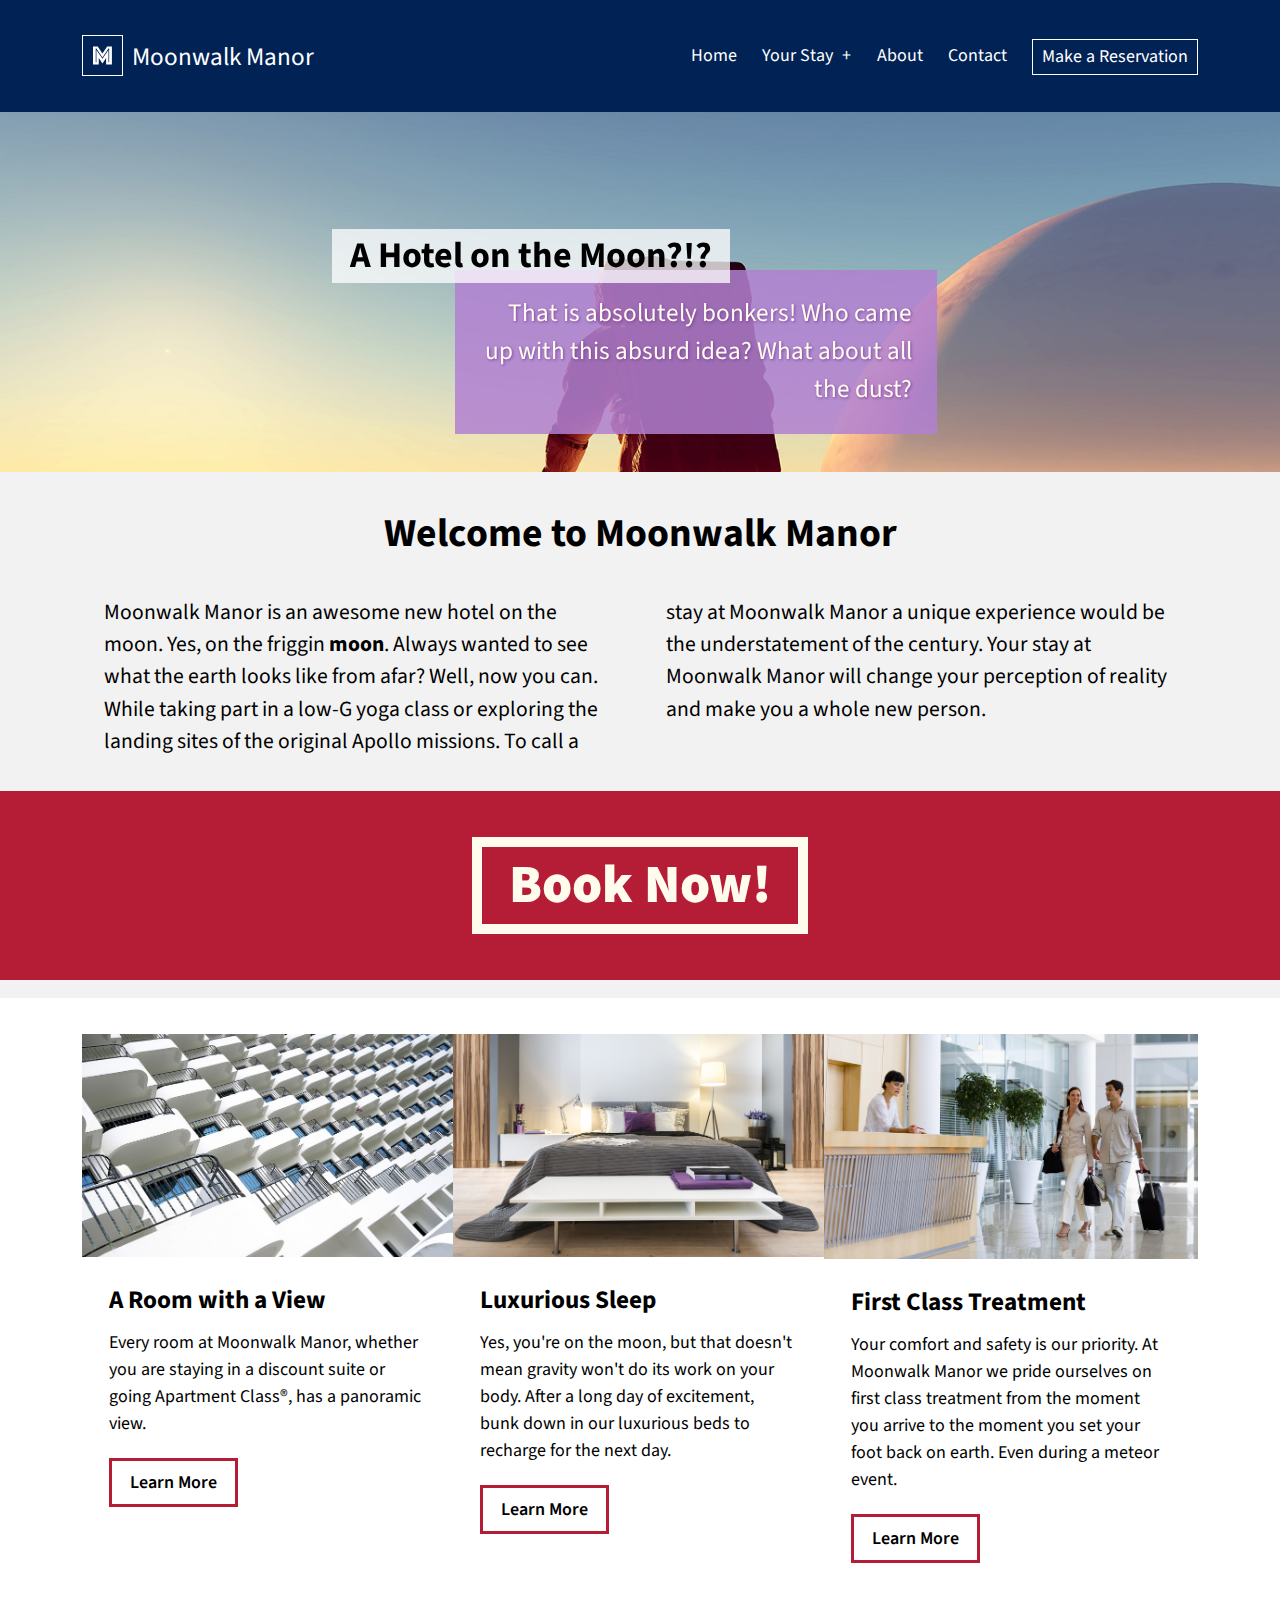
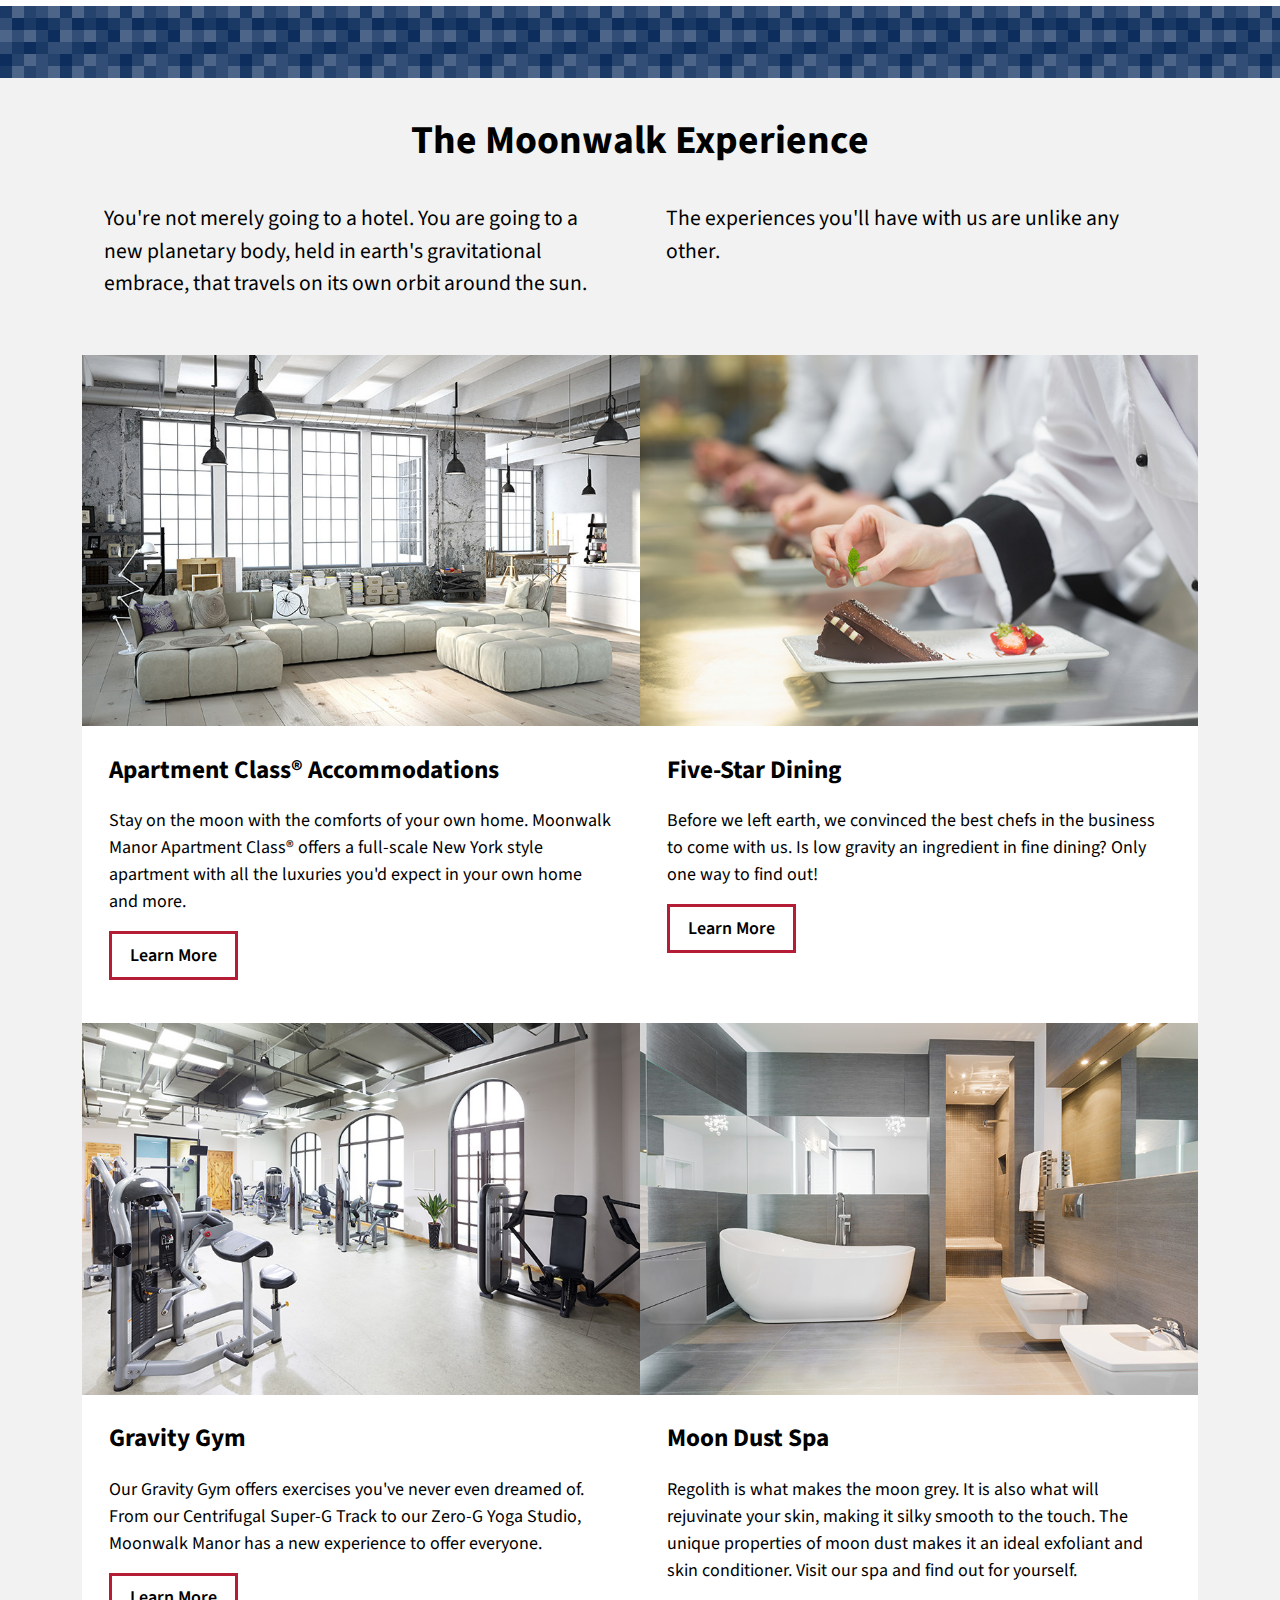
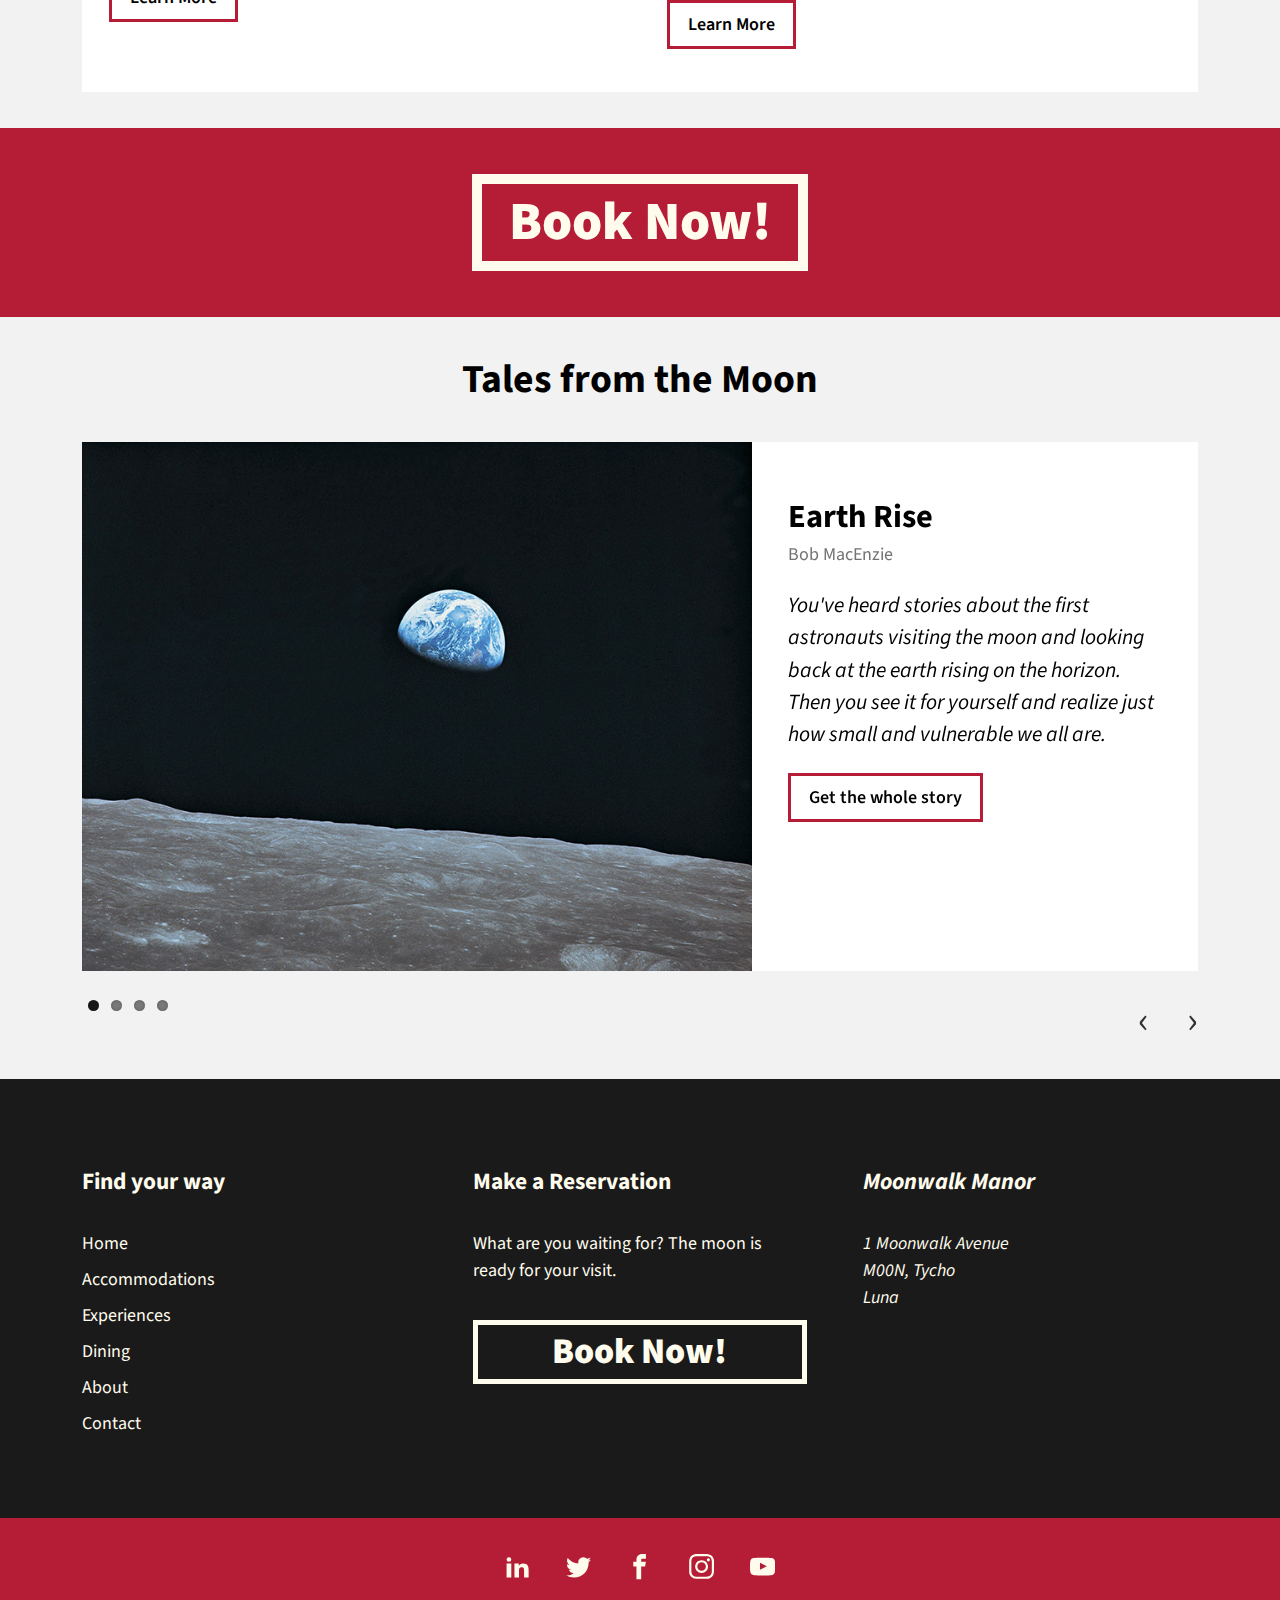
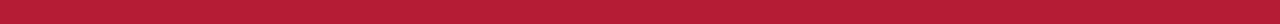
<file: 05-05 Access and Change Attributes/index.html>
<!DOCTYPE html>
<html lang="en-US">

<head>
    <meta charset="UTF-8">
    <meta name="viewport" content="width=device-width, initial-scale=1">
    <title>Moonwalk Manor - Your Haven in Space</title>
    <link rel="stylesheet" href="//fonts.googleapis.com/css?family=Source+Sans+Pro:400,400i,700,700i,900,900i" type="text/css" media="all">
    <link rel="stylesheet" href="style-main.css" type="text/css" media="all">

    <script src="JS/script.js" defer></script>
    <script src="JS/libs/flexibility.js"></script>
    <script>
        /*! grunt-grunticon Stylesheet Loader - v2.1.6 | https://github.com/filamentgroup/grunticon | (c) 2015 Scott Jehl, Filament Group, Inc. | MIT license. */
        !function(){function e(e,n,t){"use strict";var o=window.document.createElement("link"),r=n||window.document.getElementsByTagName("script")[0],a=window.document.styleSheets;return o.rel="stylesheet",o.href=e,o.media="only x",r.parentNode.insertBefore(o,r),o.onloadcssdefined=function(e){for(var n,t=0;t<a.length;t++)a[t].href&&a[t].href===o.href&&(n=!0);n?e():setTimeout(function(){o.onloadcssdefined(e)})},o.onloadcssdefined(function(){o.media=t||"all"}),o}function n(e,n){e.onload=function(){e.onload=null,n&&n.call(e)},"isApplicationInstalled"in navigator&&"onloadcssdefined"in e&&e.onloadcssdefined(n)}!function(t){var o=function(r,a){"use strict";if(r&&3===r.length){var i=t.navigator,c=t.document,s=t.Image,d=!(!c.createElementNS||!c.createElementNS("http://www.w3.org/2000/svg","svg").createSVGRect||!c.implementation.hasFeature("http://www.w3.org/TR/SVG11/feature#Image","1.1")||t.opera&&-1===i.userAgent.indexOf("Chrome")||-1!==i.userAgent.indexOf("Series40")),l=new s;l.onerror=function(){o.method="png",o.href=r[2],e(r[2])},l.onload=function(){var t=1===l.width&&1===l.height,i=r[t&&d?0:t?1:2];t&&d?o.method="svg":t?o.method="datapng":o.method="png",o.href=i,n(e(i),a)},l.src="[data-uri]",c.documentElement.className+=" grunticon"}};o.loadCSS=e,o.onloadCSS=n,t.grunticon=o}(this),function(e,n){"use strict";var t=n.document,o="grunticon:",r=function(e){if(t.attachEvent?"complete"===t.readyState:"loading"!==t.readyState)e();else{var n=!1;t.addEventListener("readystatechange",function(){n||(n=!0,e())},!1)}},a=function(e){return n.document.querySelector('link[href$="'+e+'"]')},i=function(e){var n,t,r,a,i,c,s={};if(n=e.sheet,!n)return s;t=n.cssRules?n.cssRules:n.rules;for(var d=0;d<t.length;d++)r=t[d].cssText,a=o+t[d].selectorText,i=r.split(");")[0].match(/US\-ASCII\,([^"']+)/),i&&i[1]&&(c=decodeURIComponent(i[1]),s[a]=c);return s},c=function(e){var n,r,a,i;a="data-grunticon-embed";for(var c in e){i=c.slice(o.length);try{n=t.querySelectorAll(i)}catch(s){continue}r=[];for(var d=0;d<n.length;d++)null!==n[d].getAttribute(a)&&r.push(n[d]);if(r.length)for(d=0;d<r.length;d++)r[d].innerHTML=e[c],r[d].style.backgroundImage="none",r[d].removeAttribute(a)}return r},s=function(n){"svg"===e.method&&r(function(){c(i(a(e.href))),"function"==typeof n&&n()})};e.embedIcons=c,e.getCSS=a,e.getIcons=i,e.ready=r,e.svgLoadedCallback=s,e.embedSVG=s}(grunticon,this)}();
        grunticon(["gfx/icons.data.svg.css", "gfx/icons.data.png.css", "gfx/icons.fallback.css"], grunticon.svgLoadedCallback);
    </script>
    <noscript><link href="gfx/icons.fallback.css" rel="stylesheet"></noscript>
</head>

<body>
    <a class="skip-link screen-reader-text" href="#content">Skip to content</a>

    <header class="masthead clear">
        <div class="site-header centered">
            <div class="site-branding">
                <h1 class="site-title"><a href="/"><span class="icon-mmlogo" data-grunticon-embed></span>Moonwalk Manor</a></h1>
            </div><!-- .site-title -->
            <nav id="multi-level-nav" class="menu multi-level-nav">
                <ul>
                    <li><a href="#">Home</a></li>
                    <li class="has-children">
                        <a href="#">Your Stay<button class="dropdown-toggle" aria-expanded="false"><span class="screen-reader-text">Expand child menu</span></button></a>
                        <ul class="sub-menu">
                            <li><a href="#">Experiences</a></li>
                            <li><a href="#">Dining</a></li>
                            <li><a href="#">Amenities</a></li>
                        </ul>
                    </li>
                    <li><a href="#">About</a></li>
                    <li><a href="#">Contact</a></li>
                    <li><a class="reserve" href="#">Make a Reservation</a></li>
                </ul>
            </nav><!-- #multi-level-nav .multi-level-nav -->
        </div><!-- .centered -->

    </header><!-- .masthead -->

    <div id="showcase" class="promo-area">
        <div class="front-slider flexslider">
            <ul class="slides">
                <li>
                    <img src="images/mainpromo/welcome01.jpg" />
                </li>
                <li>
                    <img src="images/mainpromo/welcome02.jpg" />
                </li>
                <li>
                    <img src="images/mainpromo/welcome03.jpg" />
                </li>
                <li>
                    <img src="images/mainpromo/welcome04.jpg" />
                </li>
            </ul>
        </div><!-- .flexslider -->
        <div class="promo-content">
            <div class="promo-text">
                <h2 class="promo-title">A Hotel on the Moon?!?</h2>
                <p class="promo-lede">That is absolutely bonkers! Who came up with this absurd idea? What about all the dust?</p>
            </div><!-- .promo-text -->
        </div><!-- .promo-content -->
    </div><!-- #showcase .promo-area -->

    <main class="main-area">

        <div class="top-pitch centered">
            <h2 class="main-title">Welcome to Moonwalk Manor</h2>
            <p class="teaser two-column">
                Moonwalk Manor is an awesome new hotel on the moon. Yes, on the friggin <strong>moon</strong>. Always wanted to see what the earth looks like from afar? Well, now you can. While taking part in a low-G yoga class or exploring the landing sites of the original Apollo missions. To call a stay at Moonwalk Manor a unique experience would be the understatement of the century. Your stay at Moonwalk Manor will change your perception of reality and make you a whole new person.
            </p>
        </div><!-- .pitch centered -->
        <div class="cta">
            <a href="#">Book Now!</a>
        </div><!-- .cta -->

        <section class="main-pitch">
            <div class="three-reasons centered">
                <figure class="reason">
                    <a href="">
                        <img src="images/mainpromo/welcome02.jpg" />
                    </a>
                    <figcaption>
                        <h3 class="content-title">A Room with a View</h3>
                        <p>Every room at Moonwalk Manor, whether you are staying in a discount suite or going Apartment Class&reg;, has a panoramic view.</p>
                        <a class="content-button" href="#">Learn More<span class="screen-reader-text"> about the views.</span></a>
                    </figcaption>
                </figure><!-- .reason -->
                <figure class="reason">
                    <a href="">
                        <img src="images/mainpromo/welcome03.jpg" />
                    </a>
                    <figcaption>
                        <h3 class="content-title">Luxurious Sleep</h3>
                        <p>Yes, you're on the moon, but that doesn't mean gravity won't do its work on your body. After a long day of excitement, bunk down in our luxurious beds to recharge for the next day.</p>
                        <a class="content-button" href="#">Learn More<span class="screen-reader-text"> about our amazing beds.</span></a>
                    </figcaption>
                </figure><!-- .reason -->
                <figure class="reason">
                    <a href="">
                        <img src="images/mainpromo/welcome04.jpg" />
                    </a>
                    <figcaption>
                        <h3 class="content-title">First Class Treatment</h3>
                        <p>Your comfort and safety is our priority. At Moonwalk Manor we pride ourselves on first class treatment from the moment you arrive to the moment you set your foot back on earth. Even during a meteor event.</p>
                        <a class="content-button" href="#">Learn More<span class="screen-reader-text"> about meteor shelters and our liability waiver.</span></a>
                    </figcaption>
                </figure><!-- .reason -->
            </div><!-- .three-reasons centered -->
        </section><!-- .main-pitch -->

        <section class="pitch">
            <div class="centered">
                <h2 class="main-title">The Moonwalk Experience</h2>
                <p class="teaser two-column">
                    You're not merely going to a hotel. You are going to a new planetary body, held in earth's gravitational embrace, that travels on its own orbit around the sun. The experiences you'll have with us are unlike any other.
                </p>
            </div><!-- .centered -->
        </section><!-- .pitch centered -->

        <section class="features centered">
            <figure class="feature">
                <a href="#">
                    <img src="images/experience/apartmentclass.jpg" />
                </a>
                <figcaption>
                    <h3 class="content-title">Apartment Class&reg; Accommodations</h3>
                    <p>Stay on the moon with the comforts of your own home. Moonwalk Manor Apartment Class&reg; offers a full-scale New York style apartment with all the luxuries you'd expect in your own home and more.</p>
                    <a class="content-button" href="#">Learn More<span class="screen-reader-text"> about Apartment Class&reg; living.</span></a>
                </figcaption>
            </figure><!-- .feature -->
            <figure class="feature">
                <a href="#">
                    <img src="images/experience/fivestardining.jpg" />
                </a>
                <figcaption>
                    <h3 class="content-title">Five-Star Dining</h3>
                    <p>Before we left earth, we convinced the best chefs in the business to come with us. Is low gravity an ingredient in fine dining? Only one way to find out!</p>
                    <a class="content-button" href="#">Learn More<span class="screen-reader-text"> about Explosive Decompression Ice Cream.</span></a>
                </figcaption>
            </figure><!-- .feature -->
            <figure class="feature">
                <a href="#">
                    <img src="images/experience/gravitygym.jpg" />
                </a>
                <figcaption>
                    <h3 class="content-title">Gravity Gym</h3>
                    <p>Our Gravity Gym offers exercises you've never even dreamed of. From our Centrifugal Super-G Track to our Zero-G Yoga Studio, Moonwalk Manor has a new experience to offer everyone.</p>
                    <a class="content-button" href="#">Learn More<span class="screen-reader-text"> about freefall vertigo.</span></a>
                </figcaption>
            </figure><!-- .feature -->
            <figure class="feature">
                <a href="#">
                    <img src="images/experience/spa.jpg" />
                </a>
                <figcaption>
                    <h3 class="content-title">Moon Dust Spa</h3>
                    <p>Regolith is what makes the moon grey. It is also what will rejuvinate  your skin, making it silky smooth to the touch. The unique properties of moon dust makes it an ideal exfoliant and skin conditioner. Visit our spa and find out for yourself.</p>
                    <a class="content-button" href="#">Learn More<span class="screen-reader-text"> about regolith rash.</span></a>
                </figcaption>
            </figure><!-- .feature -->

        </section><!-- .features centered -->

        <div class="cta">
            <a href="#">Book Now!</a>
        </div><!-- .cta -->

        <h2 class="main-title">Tales from the Moon</h2>
        <section class="stories centered">
            <!-- slider -->
            <div class="story-slider flexslider">
                <ul class="slides">
                    <li>
                        <figure class="story-wrapper">
                            <img src="images/testimonials/bluepebble.jpg" alt="">
                            <figcaption class="story">
                                <h3 class="story-header">Earth Rise</h3>
                                <div class="author">Bob MacEnzie</div>
                                <p>You've heard stories about the first astronauts visiting the moon and looking back at the earth rising on the horizon. Then you see it for yourself and realize just how small and vulnerable we all are.</p>
                                <a href="#" class="content-button">Get the whole story</a>
                            </figcaption>
                        </figure>
                    </li>
                    <li>
                        <figure class="story-wrapper">
                            <img src="images/testimonials/earth.jpg" alt="">
                            <figcaption class="story">
                                <h3 class="story-header">Earth Seen from Heaven</h3>
                                <div class="author">Judy Blench</div>
                                <p>Rising up through the atmosphere, I saw the three-dimensionality of Earth for the first time. I was a flat-earther until that moment, but now I realize the turtles must be in a different dimension.</p>
                                <a href="#" class="content-button">Get the whole story</a>
                            </figcaption>
                        </figure>
                    </li>
                    <li>
                        <figure class="story-wrapper">
                            <img src="images/testimonials/footprint.jpg" alt="">
                            <figcaption class="story">
                                <h3 class="story-header">Footprints in the Regolith</h3>
                                <div class="author">Maiken Endersen</div>
                                <p>One small step for man. A million small footprints from giddy tourists. I wonder if anyone will look at a picture of mine in the future and dream of being the first woman on a new planet.</p>
                                <a href="#" class="content-button">Get the whole story</a>
                            </figcaption>
                        </figure>
                    </li>
                    <li>
                        <figure class="story-wrapper">
                            <img src="images/testimonials/zerog.jpg" alt="">
                            <figcaption class="story">
                                <h3 class="story-header">Falling through gravity</h3>
                                <div class="author">Maiken Endersen</div>
                                <p>I thought I knew yoga and how to control my body. Was I ever wrong. I have learned more about myself in two days in the Zero-G Yoga Studio than I had in 20 years of regular floor-based practice.</p>
                                <a href="#" class="content-button">Get the whole story</a>
                            </figcaption>
                        </figure>
                    </li>
                </ul>
            </div><!-- .story-slider -->
        </section><!-- .stories centered -->

    </main><!-- .main-area -->

    <footer class="footer">
        <section class="footer-widgets centered">
            <div class="widget footer-menu">
                <h4 class="widget-title">Find your way</h4>
                <ul>
                    <li><a href="#">Home</a></li>
                    <li><a href="#">Accommodations</a></li>
                    <li><a href="#">Experiences</a></li>
                    <li><a href="#">Dining</a></li>
                    <li><a href="#">About</a></li>
                    <li><a href="#">Contact</a></li>
                </ul>
            </div><!-- .widget -->
            <div class="widget footer-cta">
                <h4 class="widget-title">Make a Reservation</h4>
                <p>What are you waiting for? The moon is ready for your visit.</p>
                <a href="#">Book Now!</a>

            </div><!-- .widget -->
            <div class="widget footer-address">
                <address>
                    <h4 class="widget-title">Moonwalk Manor</h4>
                    <p>
                        1 Moonwalk Avenue<br>
                        M00N, Tycho<br>
                        Luna
                    </p>
                </address>
            </div><!-- .widget -->
        </section><!-- .footer-widgets -->
        <nav class="social-nav" role="navigation">
            <ul>
                <li><a class="icon-linkedin" data-grunticon-embed href="https://linkedin.com"><span class="screen-reader-text">LinkedIn</span></a></li>
                <li><a class="icon-twitter" data-grunticon-embed href="https://twitter.com"><span class="screen-reader-text">Twitter</span></a></li>
                <li><a class="icon-facebook" data-grunticon-embed href="https://facebook.com"><span class="screen-reader-text">Facebook</span></a></li>
                <li><a class="icon-instagram" data-grunticon-embed href="https://instagram.com"><span class="screen-reader-text">Instagram</span></a></li>
                <li><a class="icon-youtube" data-grunticon-embed href="https://youtube.com"><span class="screen-reader-text">YouTube</span></a></li>
            </ul>
        </nav><!-- .social-nav -->
    </footer><!-- .footer -->

    <script src="JS/libs/jquery-2.1.3.min.js"></script>
    <script src="JS/libs/jquery.flexslider-min.js"></script>
    <script src="JS/menu-toggle.js"></script>
    <script src="JS/flexslider.js"></script>

</body>

</html>
</file>
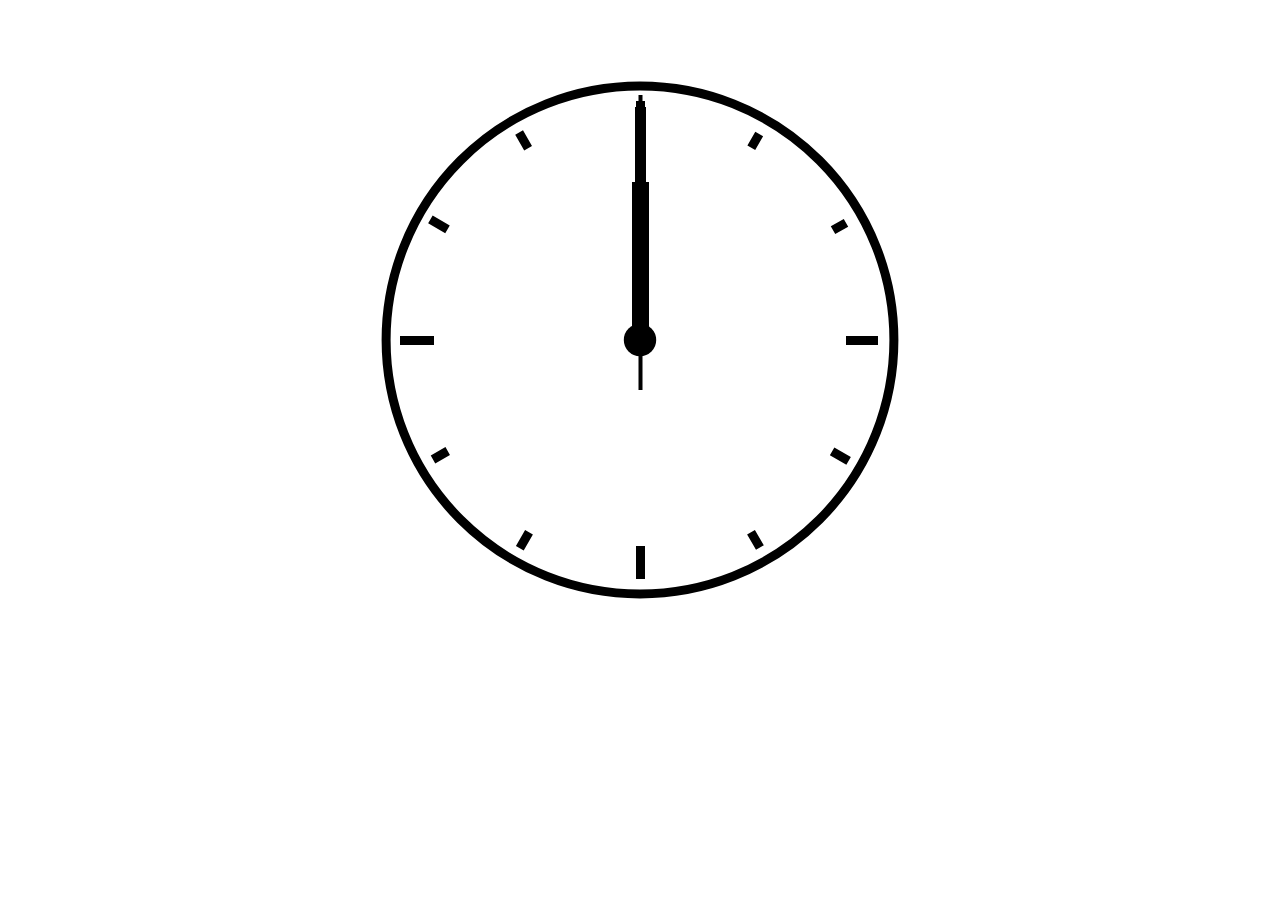
<file: 06 Project - Create an Analog Clock/index.html>
<!DOCTYPE html>
<html lang="en-US">

<head>
    <meta charset="UTF-8">
    <meta name="viewport" content="width=device-width, initial-scale=1">
    <title>A Digital Analog Clock</title>
    <link rel="stylesheet" href="style.css" type="text/css" media="all">
    <script src="script.js" defer></script>
</head>

<body>
<main class="main">
    <div class="clockbox">
        <svg id="clock" xmlns="http://www.w3.org/2000/svg" width="600" height="600" viewBox="0 0 600 600">
            <g id="face">
                <circle class="circle" cx="300" cy="300" r="253.9"/>
                <path class="hour-marks" d="M300.5 94V61M506 300.5h32M300.5 506v33M94 300.5H60M411.3 107.8l7.9-13.8M493 190.2l13-7.4M492.1 411.4l16.5 9.5M411 492.3l8.9 15.3M189 492.3l-9.2 15.9M107.7 411L93 419.5M107.5 189.3l-17.1-9.9M188.1 108.2l-9-15.6"/>
                <circle class="mid-circle" cx="300" cy="300" r="16.2"/>
            </g>
            <g id="hour">
                <path class="hour-arm" d="M300.5 298V142"/>
                <circle class="sizing-box" cx="300" cy="300" r="253.9"/>
            </g>
            <g id="minute">
                <path class="minute-arm" d="M300.5 298V67"/>
                <circle class="sizing-box" cx="300" cy="300" r="253.9"/>
            </g>
            <g id="second">
                <path class="second-arm" d="M300.5 350V55"/>
                <circle class="sizing-box" cx="300" cy="300" r="253.9"/>
            </g>
        </svg>
    </div><!-- .clockbox -->
</main>

</body>

</html>
</file>
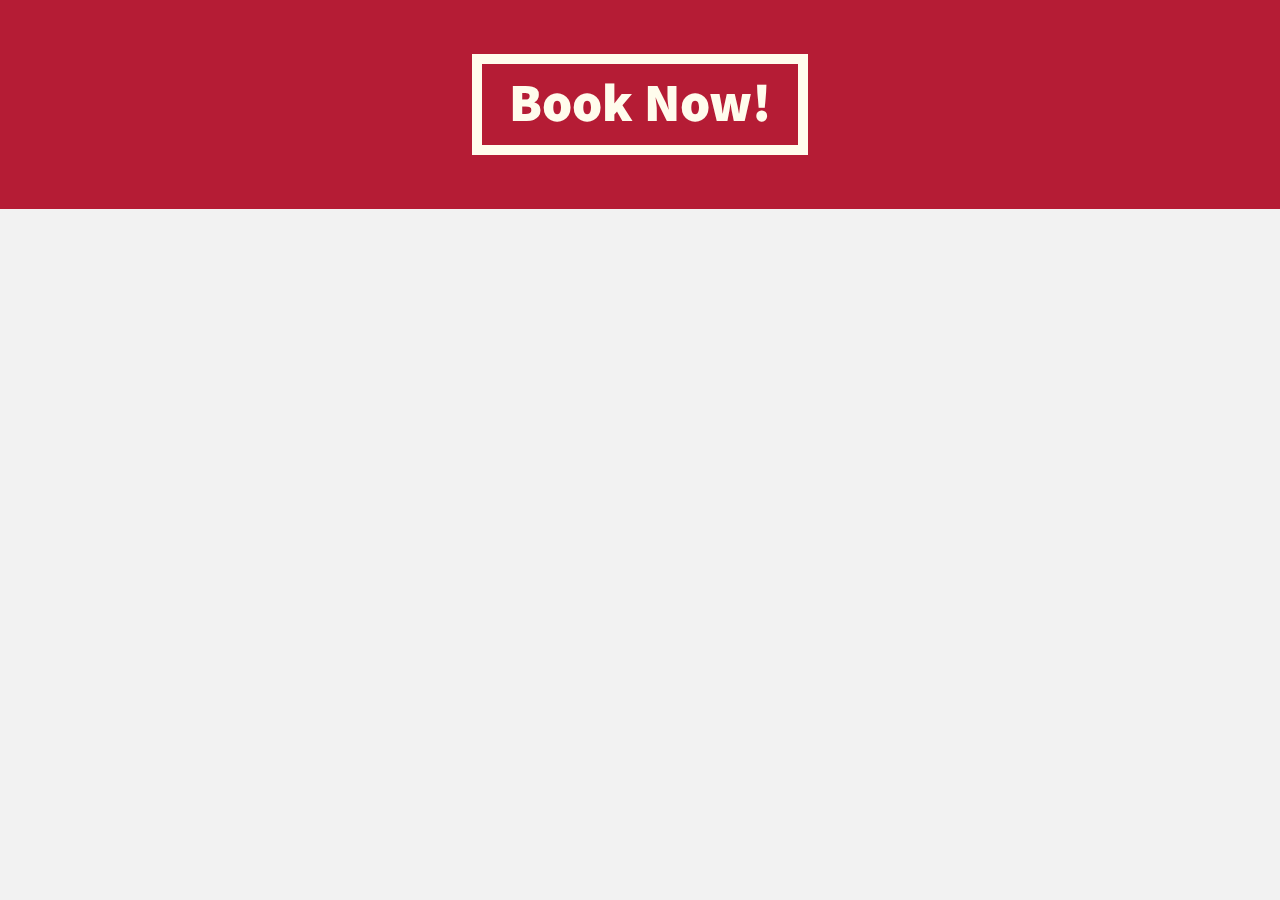
<file: 07-03 Add Event to a Button/index.html>
<html lang="en">
<head>
    <meta charset="UTF-8">
    <meta name="viewport" content="width=device-width, initial-scale=1.0">
    <link rel="stylesheet" href="//fonts.googleapis.com/css?family=Source+Sans+Pro:400,400i,700,700i,900,900i" type="text/css" media="all">
    <link rel="stylesheet" href="style-main.css" type="text/css" media="all">
    <title>Add Interactivity to a Button</title>
    <script src="script.js" defer></script>
</head>
<body>
    <div class="cta">
        <a href="#" class="hide">Book Now!</a>
        <section id="booking-alert" class="booking-info">
            <div class="centered">
                <h3 class="content-title">Sorry about that!</h3>
                <p class="teaser two-column">By some weird coincidence, all the rooms at Moonwalk Manor are booked out for the date you planned to take your trip. Unfortunately we are unable to provide you with sufficient lodging for your party at this time. Moonwalk Manor is very busy and your satisfaction is our top priority. When you take your first steps in the moon dust, your life will change. We are always at your service. Your satisfaction matters to us.</p>
            </div>
        </section><!-- .booking-info -->
    </div>
</body>
</html>
</file>
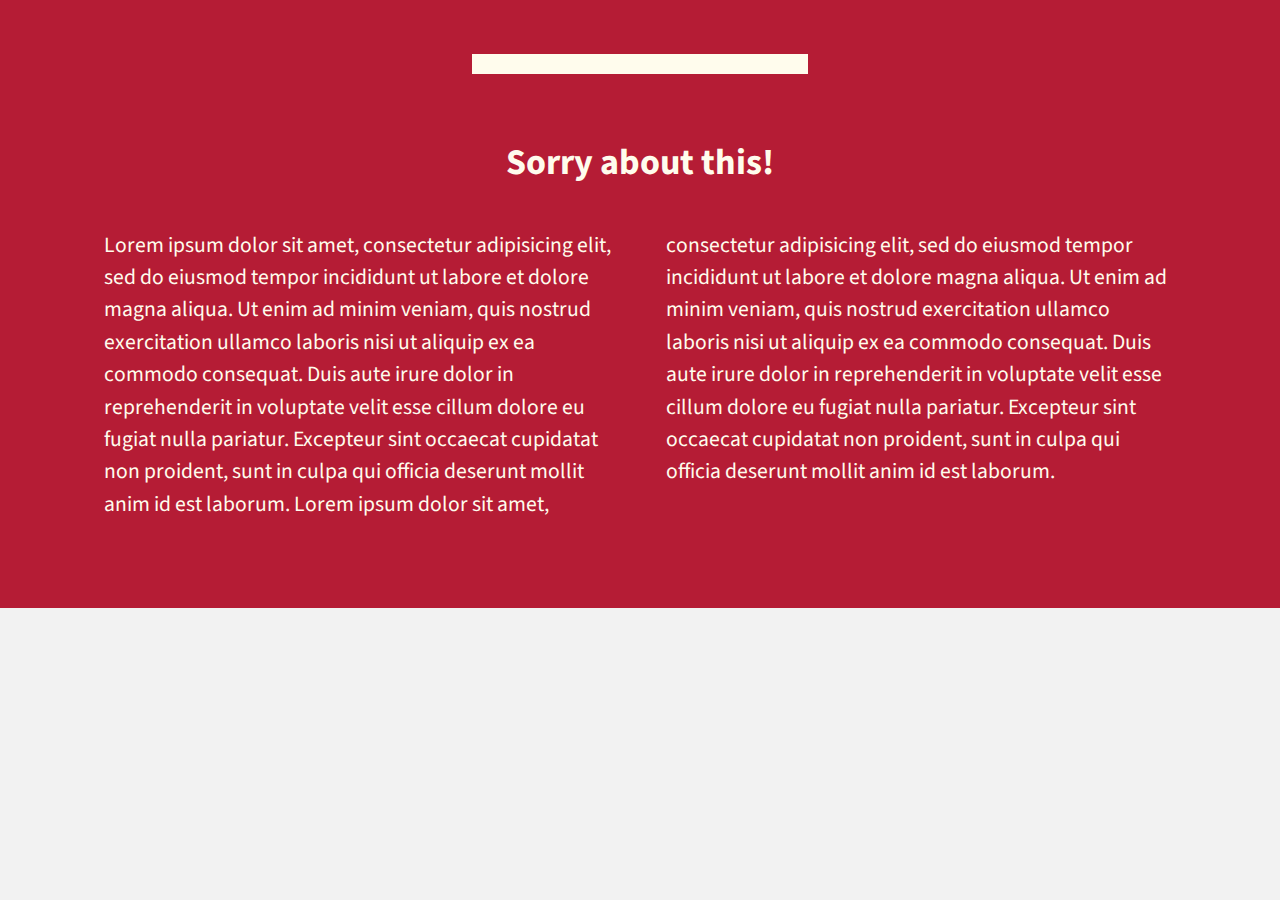
<file: 07-05 Passing Event Objent to the Event Handler/index.html>
<!DOCTYPE html>
<html lang="en" dir="ltr">
  <head>
    <meta charset="utf-8">
    <title>Passing event object to the event handler function</title>
    <link rel="stylesheet" href="//fonts.googleapis.com/css?family=Source+Sans+Pro:400,400i,700,700i,900,900i" type="text/css" media="all">
    <link rel="stylesheet" href="style.css">
  </head>
  <body>
    <div class="cta">
        <a href="#" class="hide">Book Now!</a>
        <section id="booking-alert" class="booking-info">
          <div class="centered">
            <h3 class="content-title">Sorry about this!</h3>
            <p class="teaser two-column">Lorem ipsum dolor sit amet, consectetur adipisicing elit, sed do eiusmod tempor incididunt ut labore et dolore magna aliqua. Ut enim ad minim veniam, quis nostrud exercitation ullamco laboris nisi ut aliquip ex ea commodo consequat. Duis aute irure dolor in reprehenderit in voluptate velit esse cillum dolore eu fugiat nulla pariatur. Excepteur sint occaecat cupidatat non proident, sunt in culpa qui officia deserunt mollit anim id est laborum. Lorem ipsum dolor sit amet, consectetur adipisicing elit, sed do eiusmod tempor incididunt ut labore et dolore magna aliqua. Ut enim ad minim veniam, quis nostrud exercitation ullamco laboris nisi ut aliquip ex ea commodo consequat. Duis aute irure dolor in reprehenderit in voluptate velit esse cillum dolore eu fugiat nulla pariatur. Excepteur sint occaecat cupidatat non proident, sunt in culpa qui officia deserunt mollit anim id est laborum.</p>
          </div>
        </section>
    </div>

  </body>
</html>
</file>
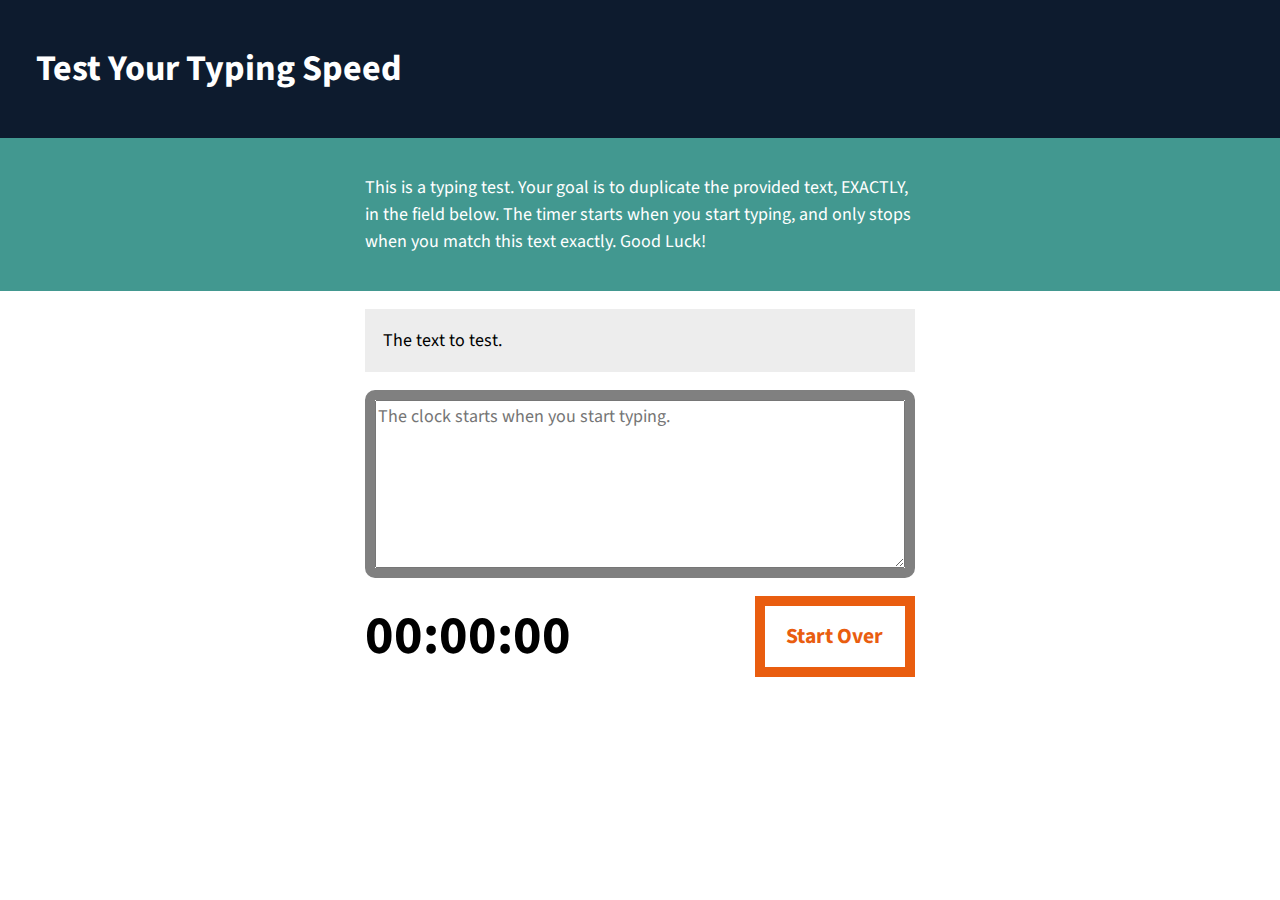
<file: 08 Project - Typing Speed Tester/index.html>
<!DOCTYPE html>
<html lang="en" dir="ltr">
  <head>
    <meta charset="utf-8">
    <meta name="viewport" content="width=device-width, initial-scale=1">
    <title>Project - Typing Speed Tester</title>
    <script src="script.js" defer></script>
    <link rel="stylesheet" href="//fonts.googleapis.com/css?family=Source+Sans+Pro:400,400i,700,700i,900,900i" type="text/css" media="all">
    <link rel="stylesheet" href="style.css">
  </head>
  <body>
    <header class="masthead">
      <h1>Test Your Typing Speed</h1>
    </header>
    <main class="main">
      <article class="intro">
        <p>This is a typing test. Your goal is to duplicate the provided text, EXACTLY, in the field below. The timer starts when you start typing, and only stops when you match this text exactly. Good Luck!</p>
      </article><!-- .intro -->
      <section class="test-area">
        <div id="origin-text">
          <p>The text to test.</p>
        </div><!-- #origin-text -->

        <div class="test-wrapper">
          <textarea id="text-area" placeholder="The clock starts when you start typing." name="textarea" rows="6" ></textarea>
        </div><!-- .test-wrapper -->
        <div class="meta">
            <section id="clock">
              <div class="timer">00:00:00</div>
            </section>

            <button id="reset">Start Over</button>
        </div><!-- .meta -->
      </section><!-- .test-area -->
    </main>
  </body>
</html>
</file>
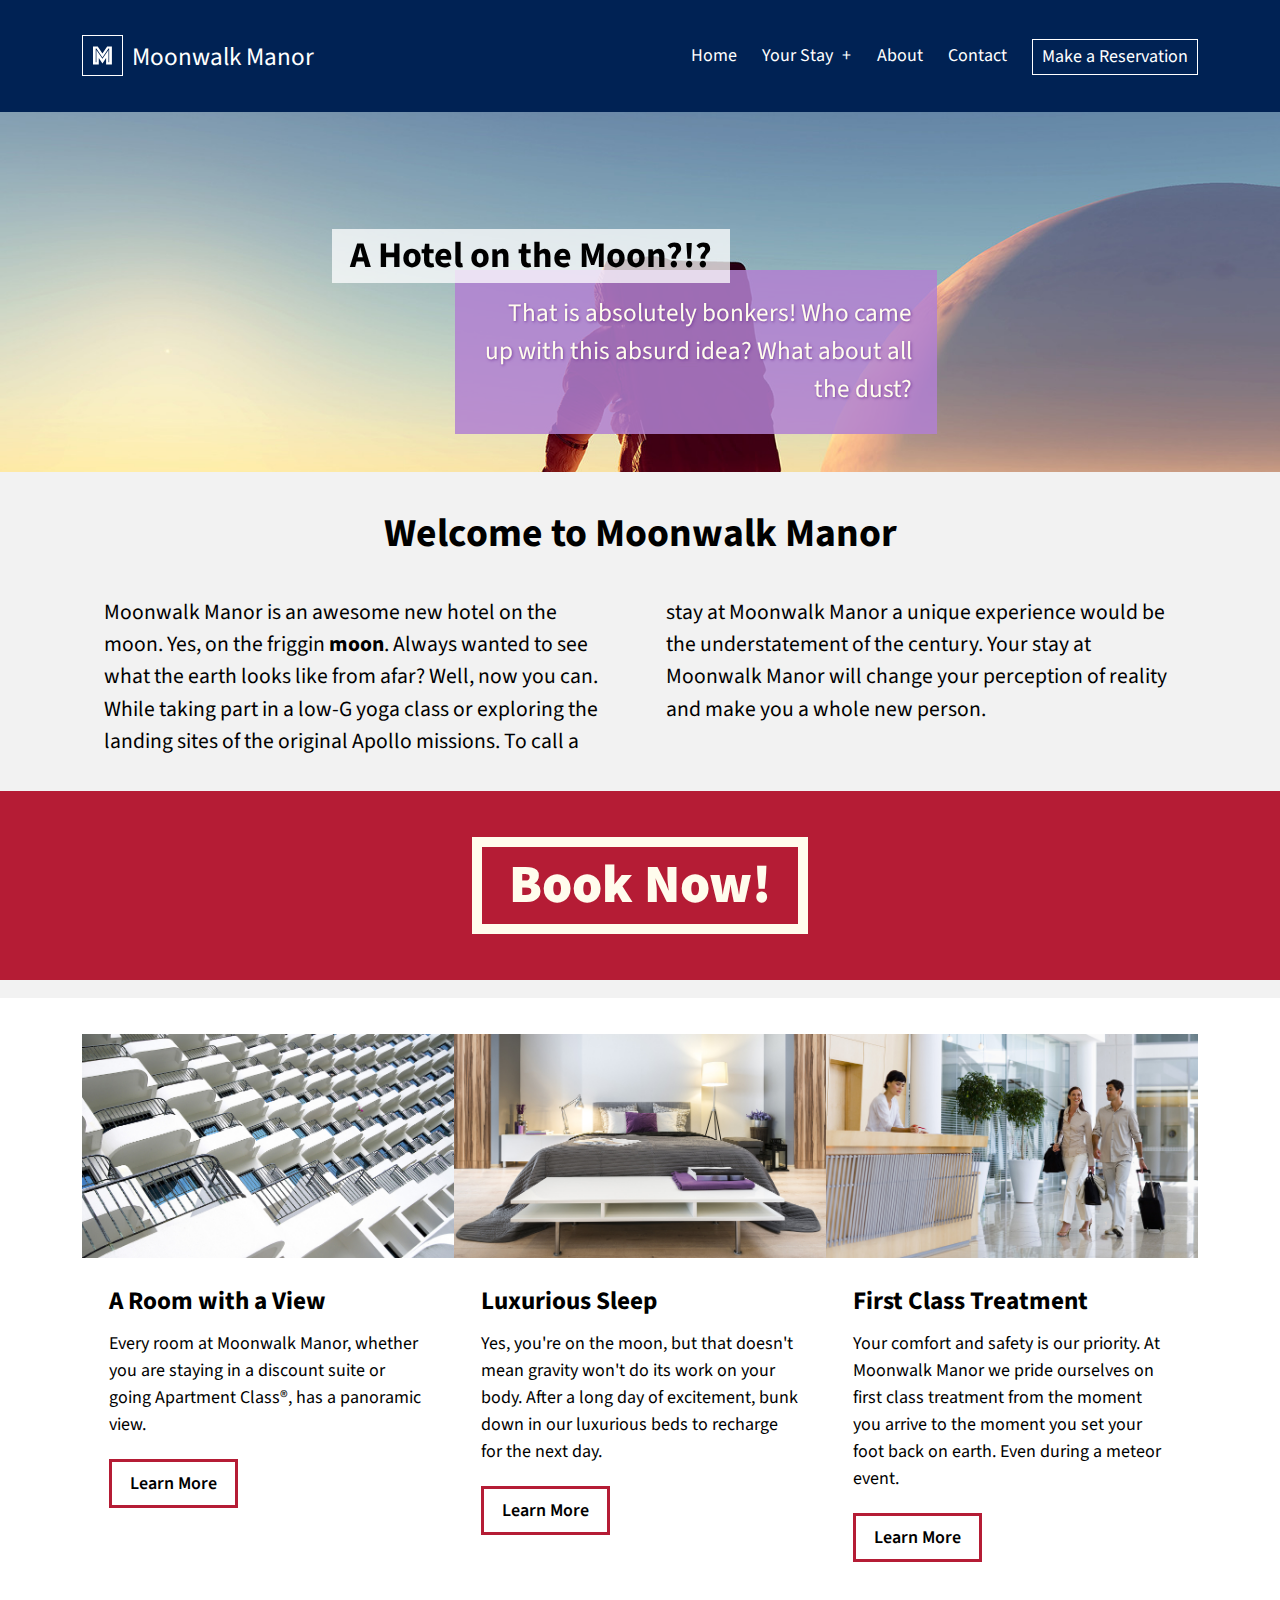
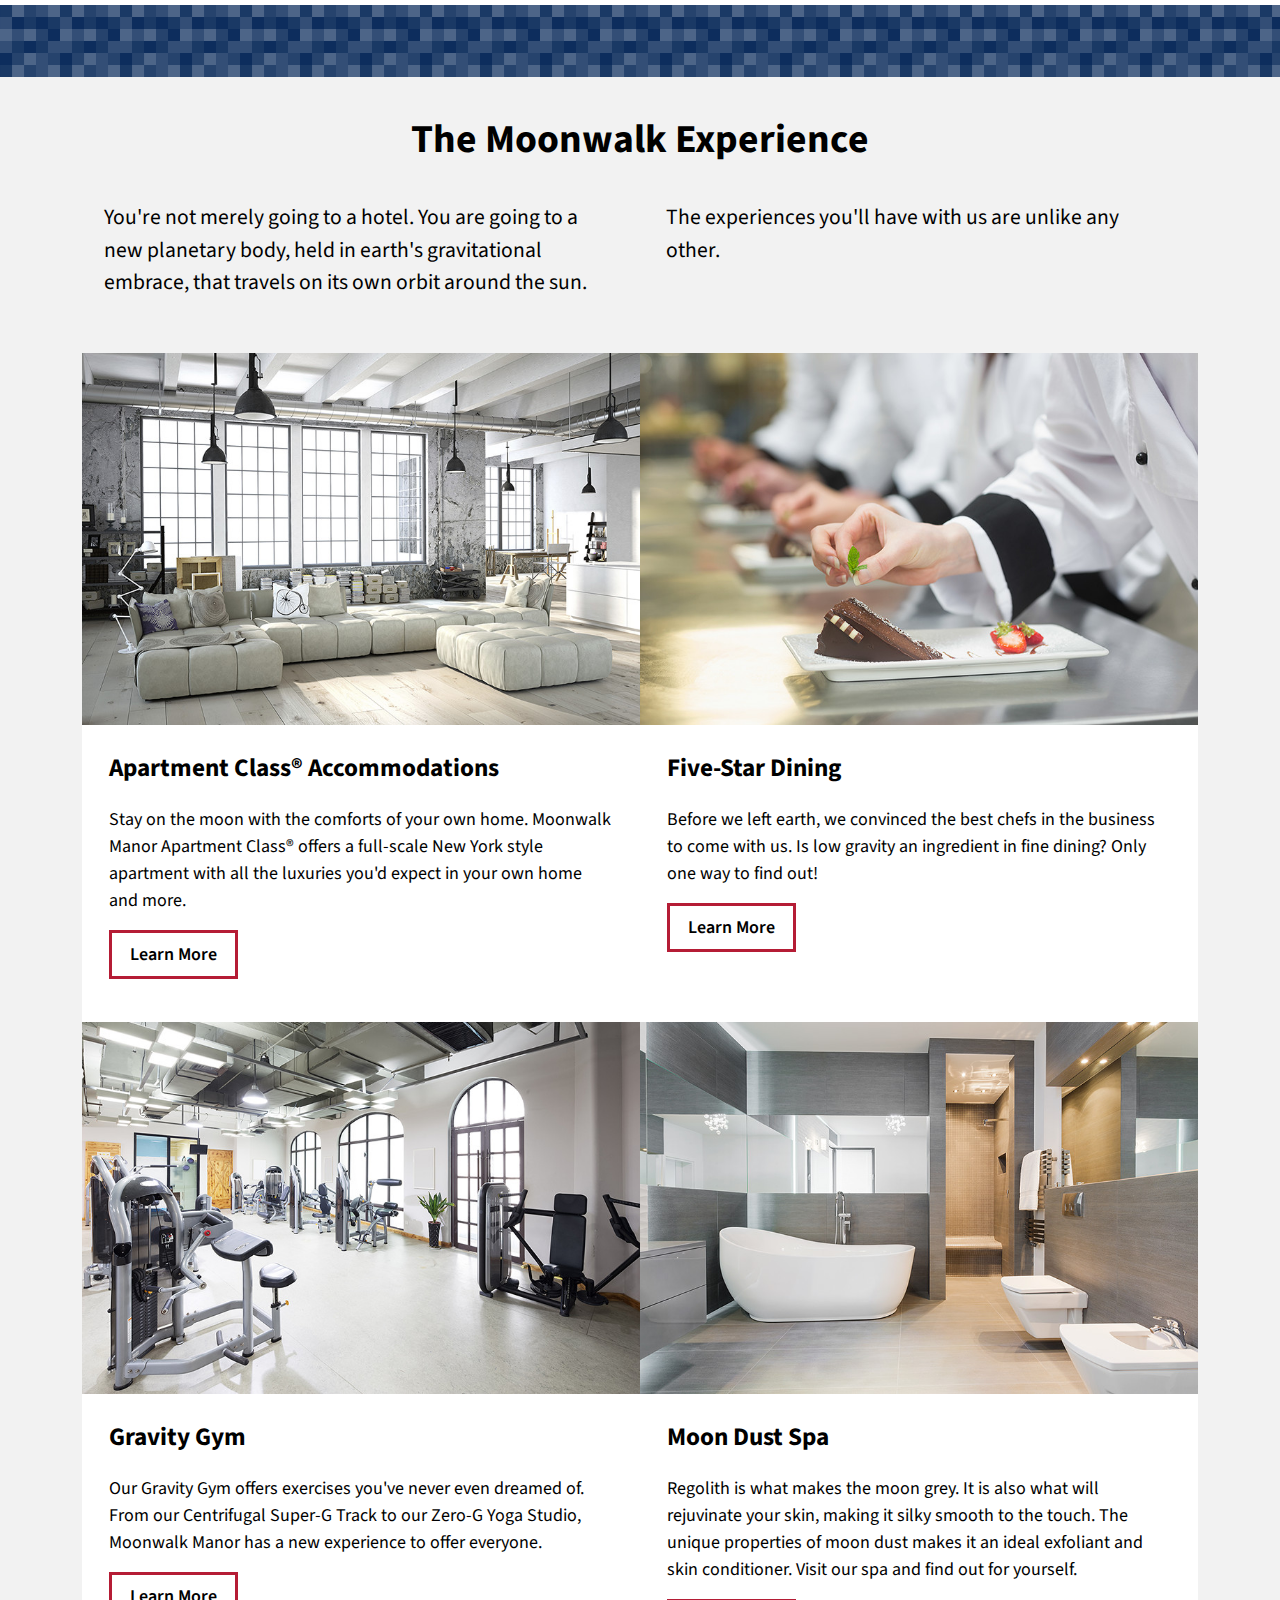
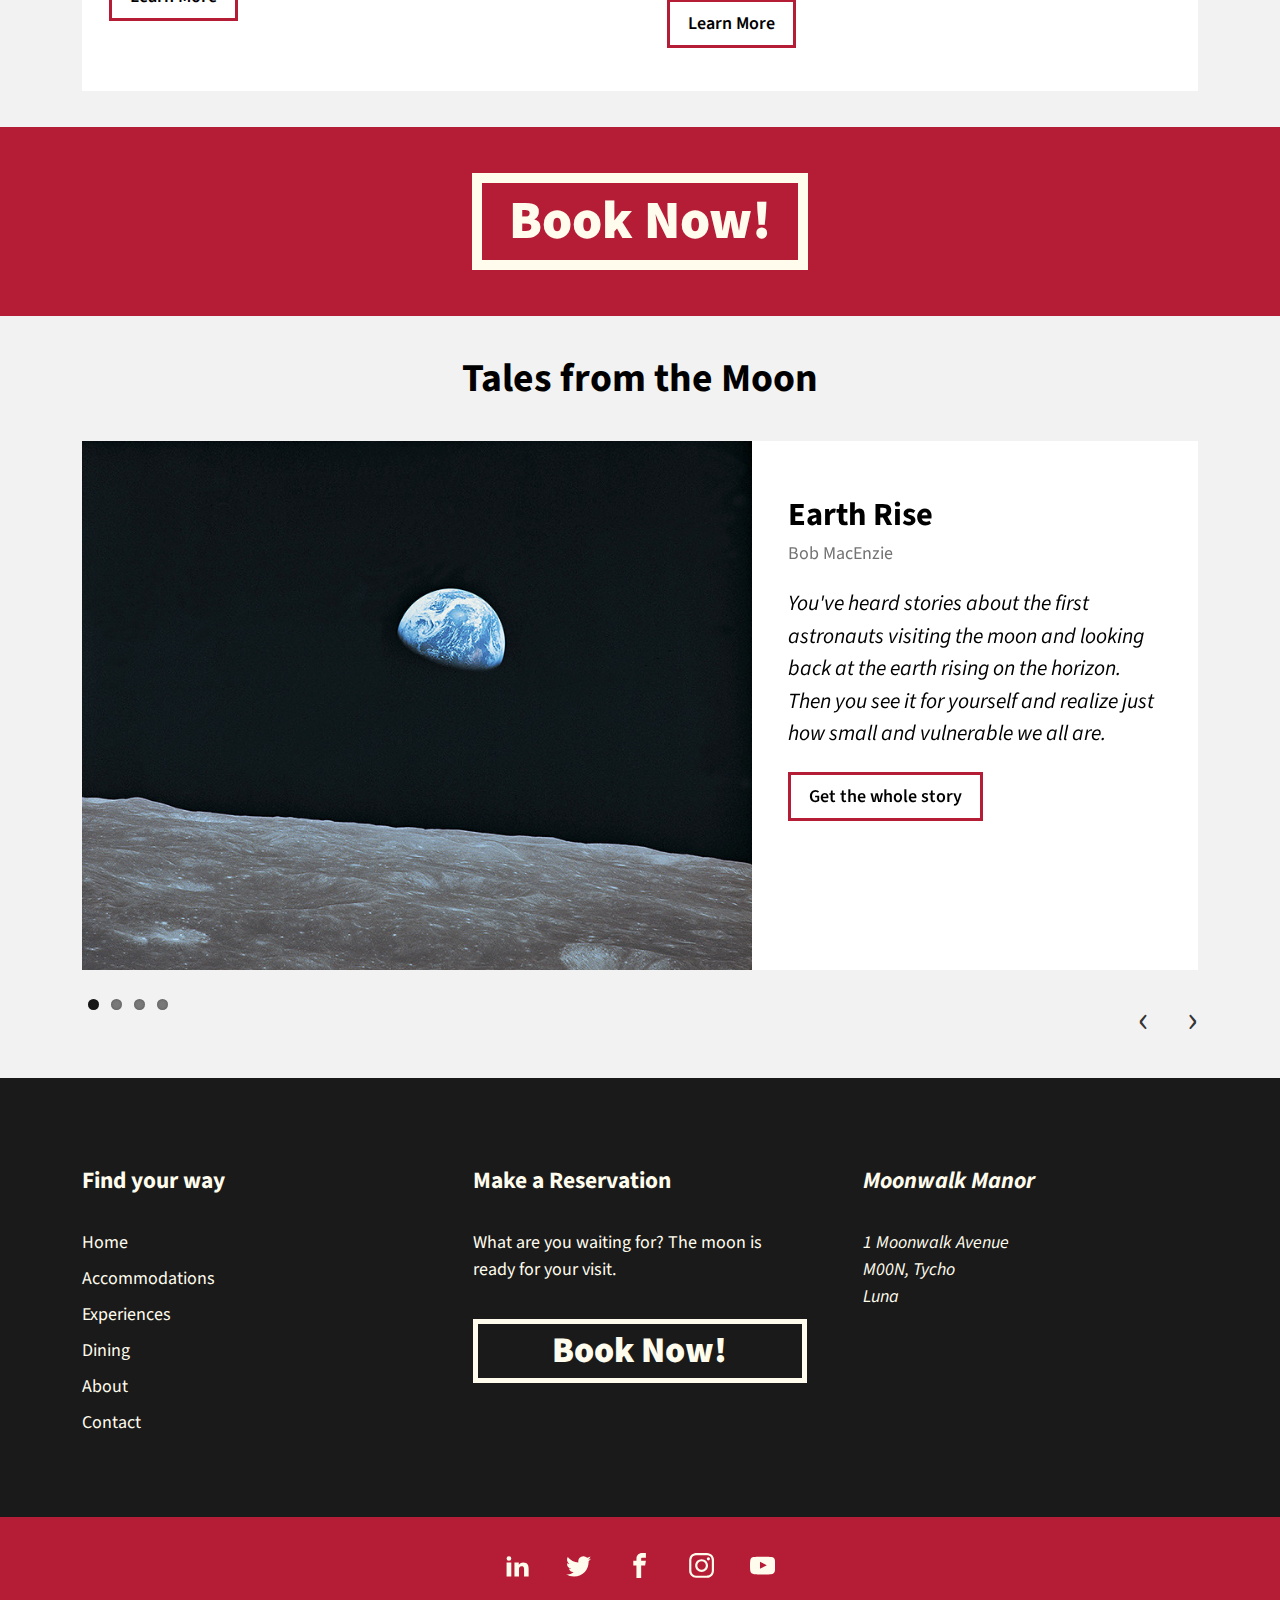
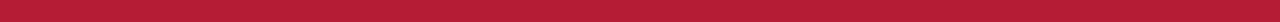
<file: 09 Project - Responsive Images by Using JavaScript/index.html>
<!DOCTYPE html>
<html lang="en-US">

<head>
    <meta charset="UTF-8">
    <meta name="viewport" content="width=device-width, initial-scale=1">
    <title>Moonwalk Manor - Your Haven in Space</title>
    <link rel="stylesheet" href="//fonts.googleapis.com/css?family=Source+Sans+Pro:400,400i,700,700i,900,900i" type="text/css" media="all">
    <link rel="stylesheet" href="style-main.css" type="text/css" media="all">

    <script src="JS/script.js" defer></script>
    <script src="JS/libs/flexibility.js"></script>
    <script>
        /*! grunt-grunticon Stylesheet Loader - v2.1.6 | https://github.com/filamentgroup/grunticon | (c) 2015 Scott Jehl, Filament Group, Inc. | MIT license. */
        !function(){function e(e,n,t){"use strict";var o=window.document.createElement("link"),r=n||window.document.getElementsByTagName("script")[0],a=window.document.styleSheets;return o.rel="stylesheet",o.href=e,o.media="only x",r.parentNode.insertBefore(o,r),o.onloadcssdefined=function(e){for(var n,t=0;t<a.length;t++)a[t].href&&a[t].href===o.href&&(n=!0);n?e():setTimeout(function(){o.onloadcssdefined(e)})},o.onloadcssdefined(function(){o.media=t||"all"}),o}function n(e,n){e.onload=function(){e.onload=null,n&&n.call(e)},"isApplicationInstalled"in navigator&&"onloadcssdefined"in e&&e.onloadcssdefined(n)}!function(t){var o=function(r,a){"use strict";if(r&&3===r.length){var i=t.navigator,c=t.document,s=t.Image,d=!(!c.createElementNS||!c.createElementNS("http://www.w3.org/2000/svg","svg").createSVGRect||!c.implementation.hasFeature("http://www.w3.org/TR/SVG11/feature#Image","1.1")||t.opera&&-1===i.userAgent.indexOf("Chrome")||-1!==i.userAgent.indexOf("Series40")),l=new s;l.onerror=function(){o.method="png",o.href=r[2],e(r[2])},l.onload=function(){var t=1===l.width&&1===l.height,i=r[t&&d?0:t?1:2];t&&d?o.method="svg":t?o.method="datapng":o.method="png",o.href=i,n(e(i),a)},l.src="[data-uri]",c.documentElement.className+=" grunticon"}};o.loadCSS=e,o.onloadCSS=n,t.grunticon=o}(this),function(e,n){"use strict";var t=n.document,o="grunticon:",r=function(e){if(t.attachEvent?"complete"===t.readyState:"loading"!==t.readyState)e();else{var n=!1;t.addEventListener("readystatechange",function(){n||(n=!0,e())},!1)}},a=function(e){return n.document.querySelector('link[href$="'+e+'"]')},i=function(e){var n,t,r,a,i,c,s={};if(n=e.sheet,!n)return s;t=n.cssRules?n.cssRules:n.rules;for(var d=0;d<t.length;d++)r=t[d].cssText,a=o+t[d].selectorText,i=r.split(");")[0].match(/US\-ASCII\,([^"']+)/),i&&i[1]&&(c=decodeURIComponent(i[1]),s[a]=c);return s},c=function(e){var n,r,a,i;a="data-grunticon-embed";for(var c in e){i=c.slice(o.length);try{n=t.querySelectorAll(i)}catch(s){continue}r=[];for(var d=0;d<n.length;d++)null!==n[d].getAttribute(a)&&r.push(n[d]);if(r.length)for(d=0;d<r.length;d++)r[d].innerHTML=e[c],r[d].style.backgroundImage="none",r[d].removeAttribute(a)}return r},s=function(n){"svg"===e.method&&r(function(){c(i(a(e.href))),"function"==typeof n&&n()})};e.embedIcons=c,e.getCSS=a,e.getIcons=i,e.ready=r,e.svgLoadedCallback=s,e.embedSVG=s}(grunticon,this)}();
        grunticon(["gfx/icons.data.svg.css", "gfx/icons.data.png.css", "gfx/icons.fallback.css"], grunticon.svgLoadedCallback);
    </script>
    <noscript><link href="gfx/icons.fallback.css" rel="stylesheet"></noscript>
</head>

<body>
    <a class="skip-link screen-reader-text" href="#content">Skip to content</a>

    <header class="masthead clear">
        <div class="site-header centered">
            <div class="site-branding">
                <h1 class="site-title"><a href="/"><span class="icon-mmlogo" data-grunticon-embed></span>Moonwalk Manor</a></h1>
            </div><!-- .site-title -->
            <nav id="multi-level-nav" class="menu multi-level-nav">
                <ul>
                    <li><a href="#">Home</a></li>
                    <li class="has-children">
                        <a href="#">Your Stay<button class="dropdown-toggle" aria-expanded="false"><span class="screen-reader-text">Expand child menu</span></button></a>
                        <ul class="sub-menu">
                            <li><a href="#">Experiences</a></li>
                            <li><a href="#">Dining</a></li>
                            <li><a href="#">Amenities</a></li>
                        </ul>
                    </li>
                    <li><a href="#">About</a></li>
                    <li><a href="#">Contact</a></li>
                    <li><a class="reserve" href="#">Make a Reservation</a></li>
                </ul>
            </nav><!-- #multi-level-nav .multi-level-nav -->
        </div><!-- .centered -->

    </header><!-- .masthead -->

    <div id="showcase" class="promo-area">
        <div class="front-slider flexslider">
            <ul class="slides">
                <li>
                    <img src="images/mainpromo/welcome01-800.jpg" alt="" data-type="showcase" />
                </li>
                <li>
                    <img src="images/mainpromo/welcome02-800.jpg" alt="" data-type="showcase" />
                </li>
                <li>
                    <img src="images/mainpromo/welcome03-800.jpg" alt="" data-type="showcase" />
                </li>
                <li>
                    <img src="images/mainpromo/welcome04-800.jpg" alt="" data-type="showcase" />
                </li>
            </ul>
        </div><!-- .flexslider -->
        <div class="promo-content">
            <div class="promo-text">
                <h2 class="promo-title">A Hotel on the Moon?!?</h2>
                <p class="promo-lede">That is absolutely bonkers! Who came up with this absurd idea? What about all the dust?</p>
            </div><!-- .promo-text -->
        </div><!-- .promo-content -->
    </div><!-- #showcase .promo-area -->

    <main class="main-area">

        <div class="top-pitch centered">
            <h2 class="main-title">Welcome to Moonwalk Manor</h2>
            <p class="teaser two-column">
                Moonwalk Manor is an awesome new hotel on the moon. Yes, on the friggin <strong>moon</strong>. Always wanted to see what the earth looks like from afar? Well, now you can. While taking part in a low-G yoga class or exploring the landing sites of the original Apollo missions. To call a stay at Moonwalk Manor a unique experience would be the understatement of the century. Your stay at Moonwalk Manor will change your perception of reality and make you a whole new person.
            </p>
        </div><!-- .pitch centered -->
        <div class="cta">
            <a href="#">Book Now!</a>
        </div><!-- .cta -->

        <section class="main-pitch">
            <div class="three-reasons centered">
                <figure class="reason">
                    <a href="">
                        <img src="images/mainpromo/welcome02-800.jpg" alt="" data-type="reason" />
                    </a>
                    <figcaption>
                        <h3 class="content-title">A Room with a View</h3>
                        <p>Every room at Moonwalk Manor, whether you are staying in a discount suite or going Apartment Class&reg;, has a panoramic view.</p>
                        <a class="content-button" href="#">Learn More<span class="screen-reader-text"> about the views.</span></a>
                    </figcaption>
                </figure><!-- .reason -->
                <figure class="reason">
                    <a href="">
                        <img src="images/mainpromo/welcome03-800.jpg" alt="" data-type="reason" />
                    </a>
                    <figcaption>
                        <h3 class="content-title">Luxurious Sleep</h3>
                        <p>Yes, you're on the moon, but that doesn't mean gravity won't do its work on your body. After a long day of excitement, bunk down in our luxurious beds to recharge for the next day.</p>
                        <a class="content-button" href="#">Learn More<span class="screen-reader-text"> about our amazing beds.</span></a>
                    </figcaption>
                </figure><!-- .reason -->
                <figure class="reason">
                    <a href="">
                        <img src="images/mainpromo/welcome04-800.jpg" alt="" data-type="reason" />
                    </a>
                    <figcaption>
                        <h3 class="content-title">First Class Treatment</h3>
                        <p>Your comfort and safety is our priority. At Moonwalk Manor we pride ourselves on first class treatment from the moment you arrive to the moment you set your foot back on earth. Even during a meteor event.</p>
                        <a class="content-button" href="#">Learn More<span class="screen-reader-text"> about meteor shelters and our liability waiver.</span></a>
                    </figcaption>
                </figure><!-- .reason -->
            </div><!-- .three-reasons centered -->
        </section><!-- .main-pitch -->

        <section class="pitch">
            <div class="centered">
                <h2 class="main-title">The Moonwalk Experience</h2>
                <p class="teaser two-column">
                    You're not merely going to a hotel. You are going to a new planetary body, held in earth's gravitational embrace, that travels on its own orbit around the sun. The experiences you'll have with us are unlike any other.
                </p>
            </div><!-- .centered -->
        </section><!-- .pitch centered -->

        <section class="features centered">
            <figure class="feature">
                <a href="#">
                    <img src="images/experience/apartmentclass-800.jpg" alt="" data-type="feature" />
                </a>
                <figcaption>
                    <h3 class="content-title">Apartment Class&reg; Accommodations</h3>
                    <p>Stay on the moon with the comforts of your own home. Moonwalk Manor Apartment Class&reg; offers a full-scale New York style apartment with all the luxuries you'd expect in your own home and more.</p>
                    <a class="content-button" href="#">Learn More<span class="screen-reader-text"> about Apartment Class&reg; living.</span></a>
                </figcaption>
            </figure><!-- .feature -->
            <figure class="feature">
                <a href="#">
                    <img src="images/experience/fivestardining-800.jpg" alt="" data-type="feature" />
                </a>
                <figcaption>
                    <h3 class="content-title">Five-Star Dining</h3>
                    <p>Before we left earth, we convinced the best chefs in the business to come with us. Is low gravity an ingredient in fine dining? Only one way to find out!</p>
                    <a class="content-button" href="#">Learn More<span class="screen-reader-text"> about Explosive Decompression Ice Cream.</span></a>
                </figcaption>
            </figure><!-- .feature -->
            <figure class="feature">
                <a href="#">
                    <img src="images/experience/gravitygym-800.jpg" alt="" data-type="feature" />
                </a>
                <figcaption>
                    <h3 class="content-title">Gravity Gym</h3>
                    <p>Our Gravity Gym offers exercises you've never even dreamed of. From our Centrifugal Super-G Track to our Zero-G Yoga Studio, Moonwalk Manor has a new experience to offer everyone.</p>
                    <a class="content-button" href="#">Learn More<span class="screen-reader-text"> about freefall vertigo.</span></a>
                </figcaption>
            </figure><!-- .feature -->
            <figure class="feature">
                <a href="#">
                    <img src="images/experience/spa-800.jpg" alt="" data-type="feature" />
                </a>
                <figcaption>
                    <h3 class="content-title">Moon Dust Spa</h3>
                    <p>Regolith is what makes the moon grey. It is also what will rejuvinate  your skin, making it silky smooth to the touch. The unique properties of moon dust makes it an ideal exfoliant and skin conditioner. Visit our spa and find out for yourself.</p>
                    <a class="content-button" href="#">Learn More<span class="screen-reader-text"> about regolith rash.</span></a>
                </figcaption>
            </figure><!-- .feature -->

        </section><!-- .features centered -->

        <div class="cta">
            <a href="#">Book Now!</a>
        </div><!-- .cta -->

        <h2 class="main-title">Tales from the Moon</h2>
        <section class="stories centered">
            <!-- slider -->
            <div class="story-slider flexslider">
                <ul class="slides">
                    <li>
                        <figure class="story-wrapper">
                            <img src="images/testimonials/bluepebble-800.jpg" alt="" data-type="story" />
                            <figcaption class="story">
                                <h3 class="story-header">Earth Rise</h3>
                                <div class="author">Bob MacEnzie</div>
                                <p>You've heard stories about the first astronauts visiting the moon and looking back at the earth rising on the horizon. Then you see it for yourself and realize just how small and vulnerable we all are.</p>
                                <a href="#" class="content-button">Get the whole story</a>
                            </figcaption>
                        </figure>
                    </li>
                    <li>
                        <figure class="story-wrapper">
                            <img src="images/testimonials/earth-800.jpg" alt="" data-type="story" />
                            <figcaption class="story">
                                <h3 class="story-header">Earth Seen from Heaven</h3>
                                <div class="author">Judy Blench</div>
                                <p>Rising up through the atmosphere, I saw the three-dimensionality of Earth for the first time. I was a flat-earther until that moment, but now I realize the turtles must be in a different dimension.</p>
                                <a href="#" class="content-button">Get the whole story</a>
                            </figcaption>
                        </figure>
                    </li>
                    <li>
                        <figure class="story-wrapper">
                            <img src="images/testimonials/footprint-800.jpg" alt="" data-type="story" />
                            <figcaption class="story">
                                <h3 class="story-header">Footprints in the Regolith</h3>
                                <div class="author">Maiken Endersen</div>
                                <p>One small step for man. A million small footprints from giddy tourists. I wonder if anyone will look at a picture of mine in the future and dream of being the first woman on a new planet.</p>
                                <a href="#" class="content-button">Get the whole story</a>
                            </figcaption>
                        </figure>
                    </li>
                    <li>
                        <figure class="story-wrapper">
                            <img src="images/testimonials/zerog-800.jpg" alt="" data-type="story" />
                            <figcaption class="story">
                                <h3 class="story-header">Falling through gravity</h3>
                                <div class="author">Maiken Endersen</div>
                                <p>I thought I knew yoga and how to control my body. Was I ever wrong. I have learned more about myself in two days in the Zero-G Yoga Studio than I had in 20 years of regular floor-based practice.</p>
                                <a href="#" class="content-button">Get the whole story</a>
                            </figcaption>
                        </figure>
                    </li>
                </ul>
            </div><!-- .story-slider -->
        </section><!-- .stories centered -->

    </main><!-- .main-area -->

    <footer class="footer">
        <section class="footer-widgets centered">
            <div class="widget footer-menu">
                <h4 class="widget-title">Find your way</h4>
                <ul>
                    <li><a href="#">Home</a></li>
                    <li><a href="#">Accommodations</a></li>
                    <li><a href="#">Experiences</a></li>
                    <li><a href="#">Dining</a></li>
                    <li><a href="#">About</a></li>
                    <li><a href="#">Contact</a></li>
                </ul>
            </div><!-- .widget -->
            <div class="widget footer-cta">
                <h4 class="widget-title">Make a Reservation</h4>
                <p>What are you waiting for? The moon is ready for your visit.</p>
                <a href="#">Book Now!</a>

            </div><!-- .widget -->
            <div class="widget footer-address">
                <address>
                    <h4 class="widget-title">Moonwalk Manor</h4>
                    <p>
                        1 Moonwalk Avenue<br>
                        M00N, Tycho<br>
                        Luna
                    </p>
                </address>
            </div><!-- .widget -->
        </section><!-- .footer-widgets -->
        <nav class="social-nav" role="navigation">
            <ul>
                <li><a class="icon-linkedin" data-grunticon-embed href="https://linkedin.com"><span class="screen-reader-text">LinkedIn</span></a></li>
                <li><a class="icon-twitter" data-grunticon-embed href="https://twitter.com"><span class="screen-reader-text">Twitter</span></a></li>
                <li><a class="icon-facebook" data-grunticon-embed href="https://facebook.com"><span class="screen-reader-text">Facebook</span></a></li>
                <li><a class="icon-instagram" data-grunticon-embed href="https://instagram.com"><span class="screen-reader-text">Instagram</span></a></li>
                <li><a class="icon-youtube" data-grunticon-embed href="https://youtube.com"><span class="screen-reader-text">YouTube</span></a></li>
            </ul>
        </nav><!-- .social-nav -->
    </footer><!-- .footer -->

    <script src="JS/libs/jquery-2.1.3.min.js"></script>
    <script src="JS/libs/jquery.flexslider-min.js"></script>
    <script src="JS/menu-toggle.js"></script>
    <script src="JS/flexslider.js"></script>

</body>

</html>
</file>
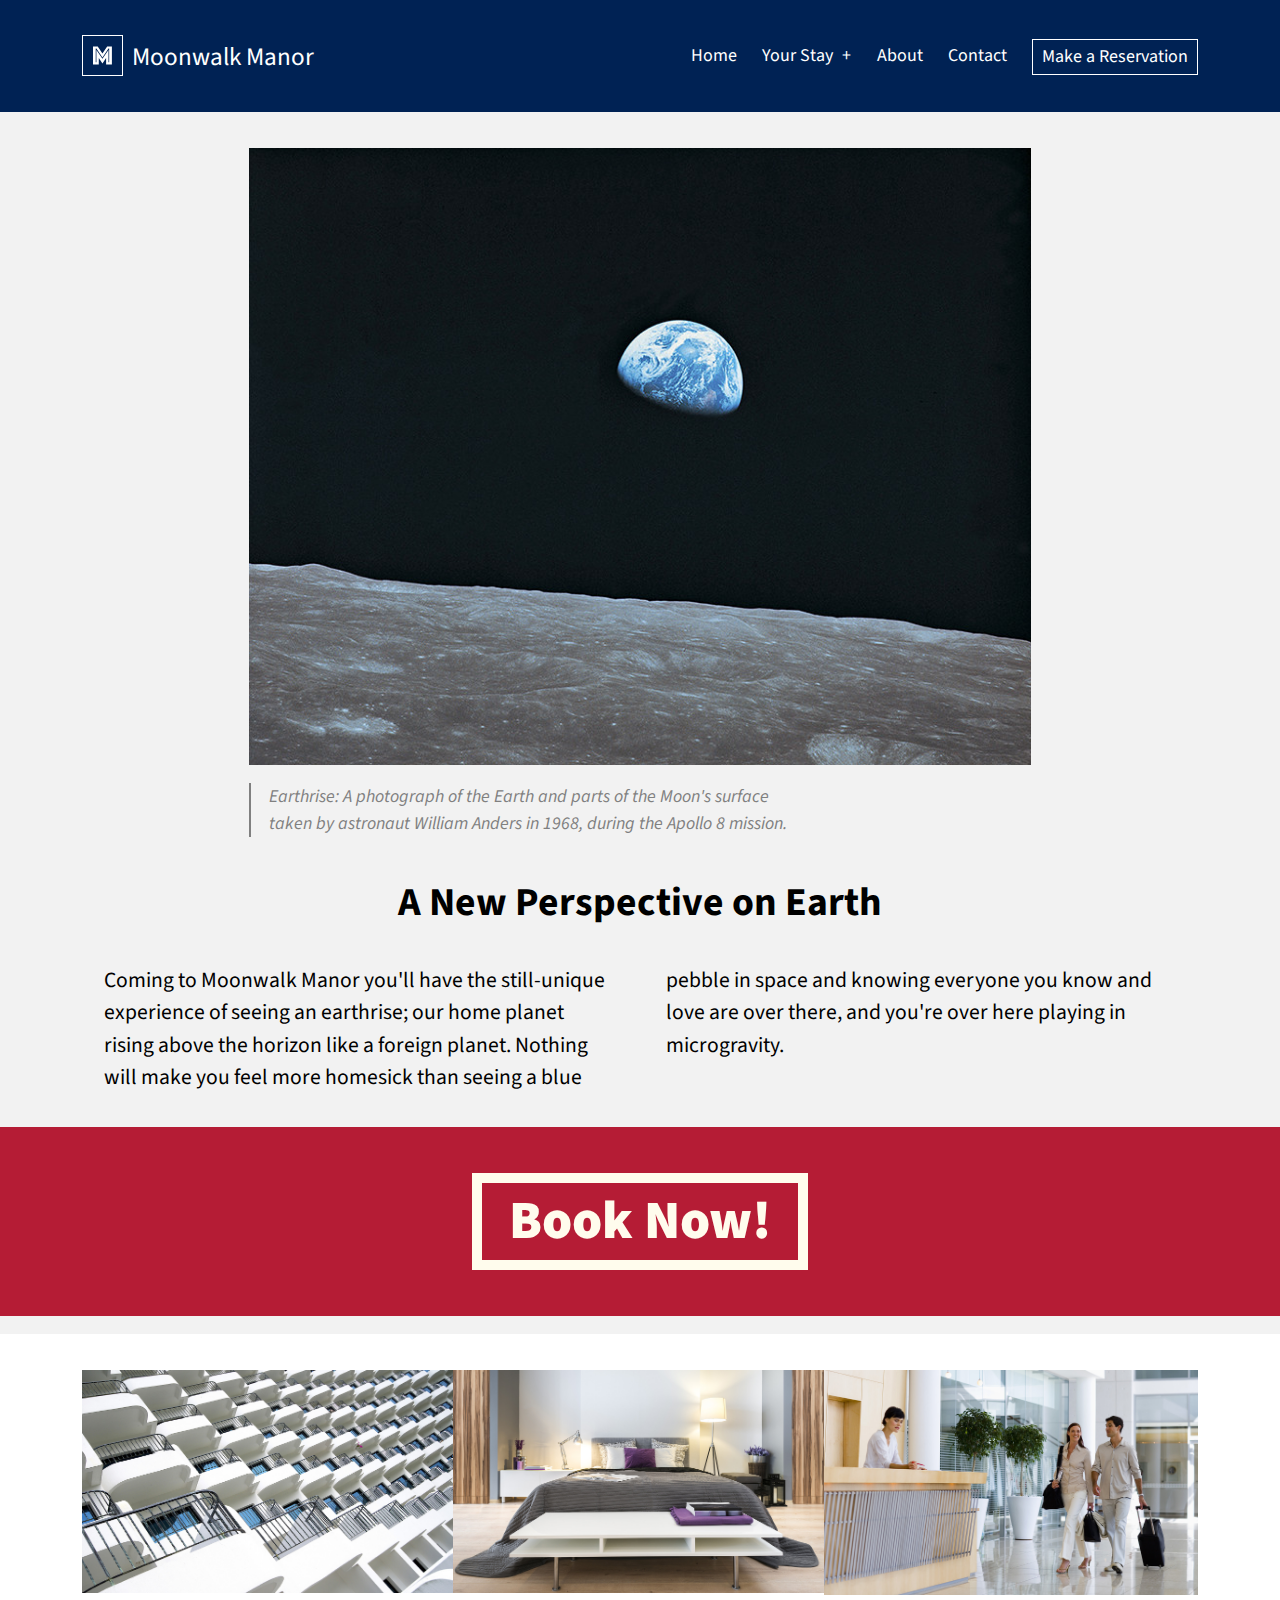
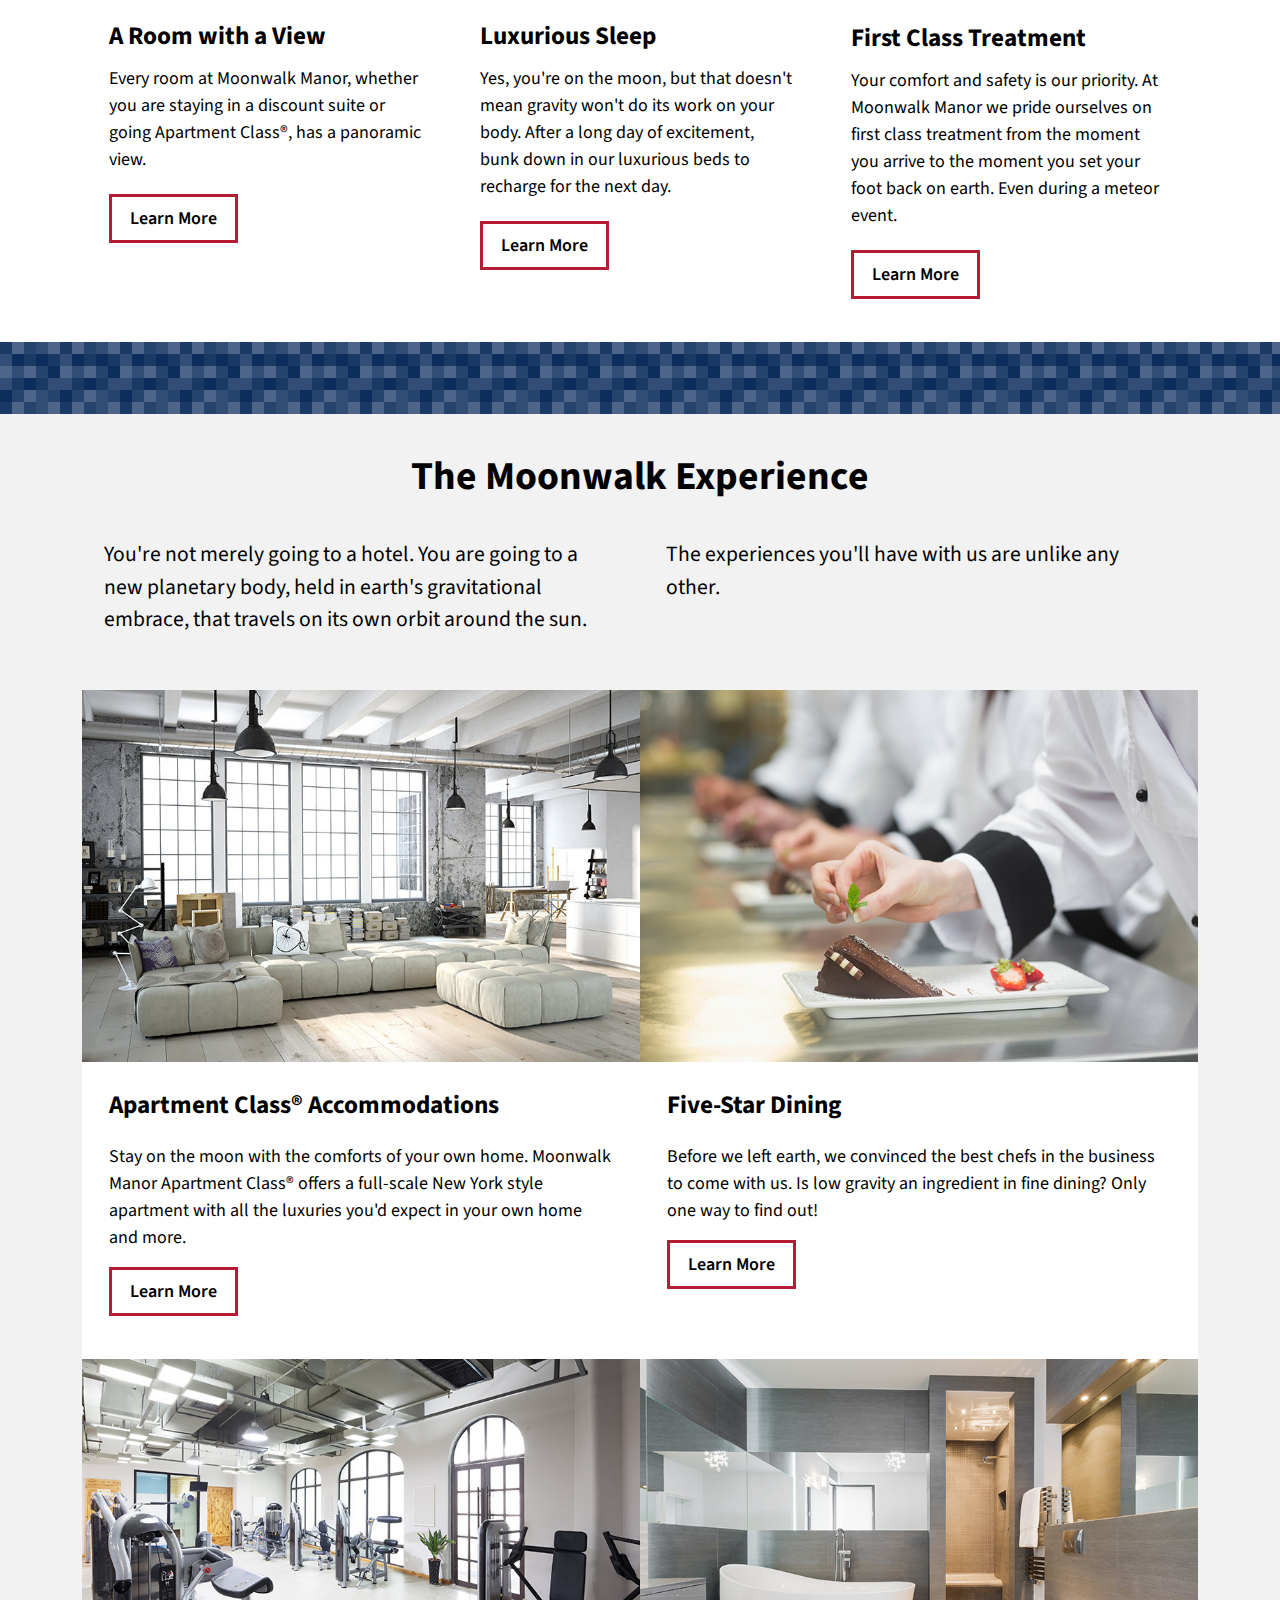
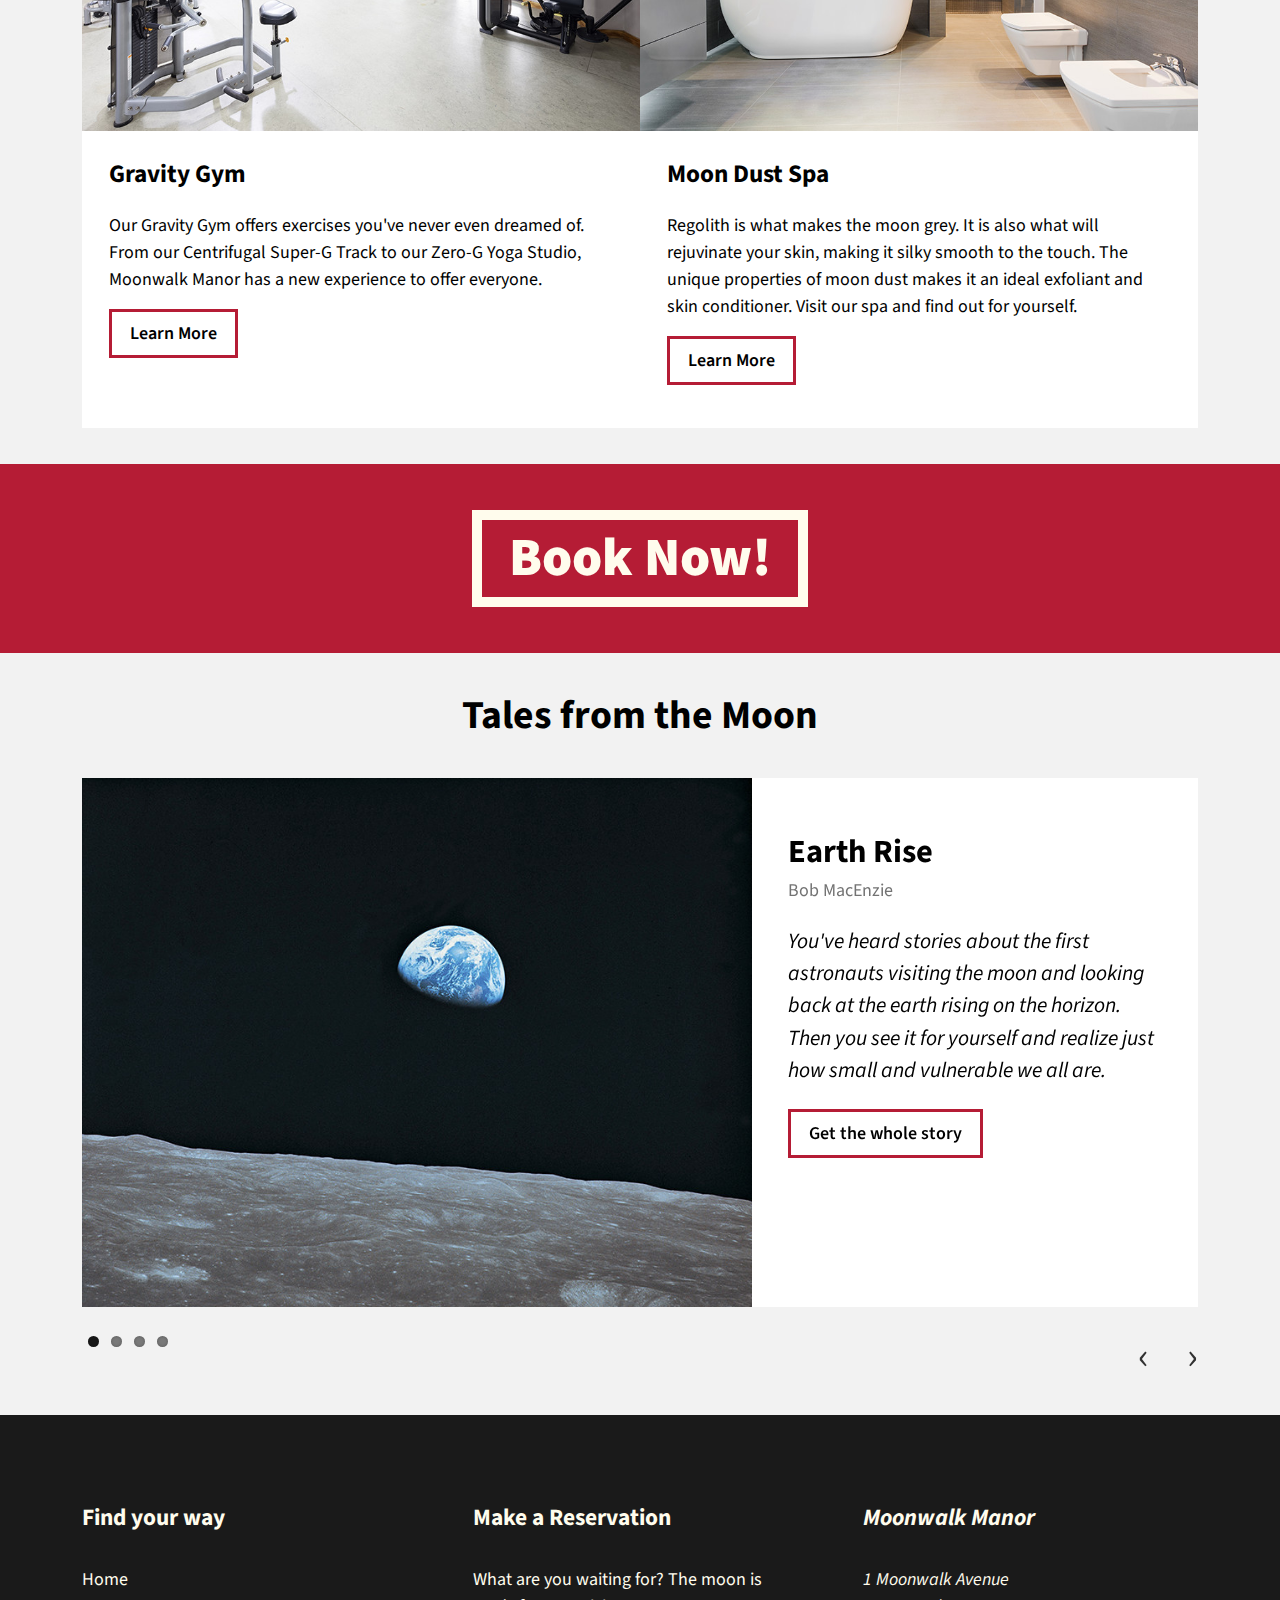
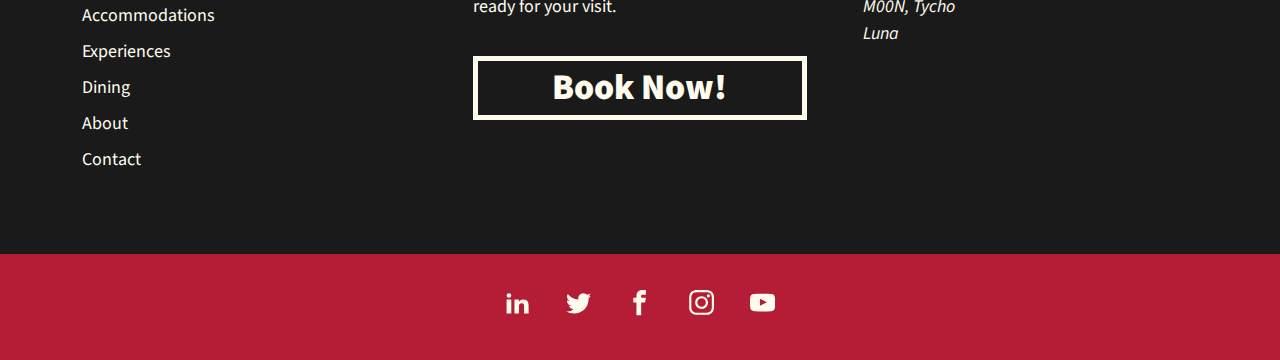
<file: 05-06 Add DOM Elements/moonwalk.html>
<!DOCTYPE html>
<html lang="en-US">

<head>
    <meta charset="UTF-8">
    <meta name="viewport" content="width=device-width, initial-scale=1">
    <title>Moonwalk Manor - Your Haven in Space</title>
    <link rel="stylesheet" href="//fonts.googleapis.com/css?family=Source+Sans+Pro:400,400i,700,700i,900,900i" type="text/css" media="all">
    <link rel="stylesheet" href="style-main.css" type="text/css" media="all">

    <script src="JS/script.js" defer></script>
    <script src="JS/libs/flexibility.js"></script>
    <script>
        /*! grunt-grunticon Stylesheet Loader - v2.1.6 | https://github.com/filamentgroup/grunticon | (c) 2015 Scott Jehl, Filament Group, Inc. | MIT license. */
        !function(){function e(e,n,t){"use strict";var o=window.document.createElement("link"),r=n||window.document.getElementsByTagName("script")[0],a=window.document.styleSheets;return o.rel="stylesheet",o.href=e,o.media="only x",r.parentNode.insertBefore(o,r),o.onloadcssdefined=function(e){for(var n,t=0;t<a.length;t++)a[t].href&&a[t].href===o.href&&(n=!0);n?e():setTimeout(function(){o.onloadcssdefined(e)})},o.onloadcssdefined(function(){o.media=t||"all"}),o}function n(e,n){e.onload=function(){e.onload=null,n&&n.call(e)},"isApplicationInstalled"in navigator&&"onloadcssdefined"in e&&e.onloadcssdefined(n)}!function(t){var o=function(r,a){"use strict";if(r&&3===r.length){var i=t.navigator,c=t.document,s=t.Image,d=!(!c.createElementNS||!c.createElementNS("http://www.w3.org/2000/svg","svg").createSVGRect||!c.implementation.hasFeature("http://www.w3.org/TR/SVG11/feature#Image","1.1")||t.opera&&-1===i.userAgent.indexOf("Chrome")||-1!==i.userAgent.indexOf("Series40")),l=new s;l.onerror=function(){o.method="png",o.href=r[2],e(r[2])},l.onload=function(){var t=1===l.width&&1===l.height,i=r[t&&d?0:t?1:2];t&&d?o.method="svg":t?o.method="datapng":o.method="png",o.href=i,n(e(i),a)},l.src="[data-uri]",c.documentElement.className+=" grunticon"}};o.loadCSS=e,o.onloadCSS=n,t.grunticon=o}(this),function(e,n){"use strict";var t=n.document,o="grunticon:",r=function(e){if(t.attachEvent?"complete"===t.readyState:"loading"!==t.readyState)e();else{var n=!1;t.addEventListener("readystatechange",function(){n||(n=!0,e())},!1)}},a=function(e){return n.document.querySelector('link[href$="'+e+'"]')},i=function(e){var n,t,r,a,i,c,s={};if(n=e.sheet,!n)return s;t=n.cssRules?n.cssRules:n.rules;for(var d=0;d<t.length;d++)r=t[d].cssText,a=o+t[d].selectorText,i=r.split(");")[0].match(/US\-ASCII\,([^"']+)/),i&&i[1]&&(c=decodeURIComponent(i[1]),s[a]=c);return s},c=function(e){var n,r,a,i;a="data-grunticon-embed";for(var c in e){i=c.slice(o.length);try{n=t.querySelectorAll(i)}catch(s){continue}r=[];for(var d=0;d<n.length;d++)null!==n[d].getAttribute(a)&&r.push(n[d]);if(r.length)for(d=0;d<r.length;d++)r[d].innerHTML=e[c],r[d].style.backgroundImage="none",r[d].removeAttribute(a)}return r},s=function(n){"svg"===e.method&&r(function(){c(i(a(e.href))),"function"==typeof n&&n()})};e.embedIcons=c,e.getCSS=a,e.getIcons=i,e.ready=r,e.svgLoadedCallback=s,e.embedSVG=s}(grunticon,this)}();
        grunticon(["gfx/icons.data.svg.css", "gfx/icons.data.png.css", "gfx/icons.fallback.css"], grunticon.svgLoadedCallback);
    </script>
    <noscript><link href="gfx/icons.fallback.css" rel="stylesheet"></noscript>
</head>

<body>
    <a class="skip-link screen-reader-text" href="#content">Skip to content</a>

    <header class="masthead clear">
        <div class="site-header centered">
            <div class="site-branding">
                <h1 class="site-title"><a href="/"><span class="icon-mmlogo" data-grunticon-embed></span>Moonwalk Manor</a></h1>
            </div><!-- .site-title -->
            <nav id="multi-level-nav" class="menu multi-level-nav">
                <ul>
                    <li><a href="#">Home</a></li>
                    <li class="has-children">
                        <a href="#">Your Stay<button class="dropdown-toggle" aria-expanded="false"><span class="screen-reader-text">Expand child menu</span></button></a>
                        <ul class="sub-menu">
                            <li><a href="#">Experiences</a></li>
                            <li><a href="#">Dining</a></li>
                            <li><a href="#">Amenities</a></li>
                        </ul>
                    </li>
                    <li><a href="#">About</a></li>
                    <li><a href="#">Contact</a></li>
                    <li><a class="reserve" href="#">Make a Reservation</a></li>
                </ul>
            </nav><!-- #multi-level-nav .multi-level-nav -->
        </div><!-- .centered -->

    </header><!-- .masthead -->


    <main class="main-area">

        <div class="top-pitch centered">
            <figure class="featured-image">
                <img src="images/testimonials/bluepebble.jpg" alt="Earthrise: A photograph of the Earth and parts of the Moon's surface taken by astronaut William Anders in 1968, during the Apollo 8 mission.">
            </figure>
            <h2 class="main-title">A New Perspective on Earth</h2>
            <p class="teaser two-column">
                Coming to Moonwalk Manor you'll have the still-unique experience of seeing an earthrise; our home planet rising above the horizon like a foreign planet. Nothing will make you feel more homesick than seeing a blue pebble in space and knowing everyone you know and love are over there, and you're over here playing in microgravity.
            </p>
        </div><!-- .pitch centered -->
        <div class="cta">
            <a href="#" target="_blank">Book Now!</a>
        </div><!-- .cta -->

        <section class="main-pitch">
            <div class="three-reasons centered">
                <figure class="reason">
                    <a href="">
                        <img src="images/mainpromo/welcome02.jpg" />
                    </a>
                    <figcaption>
                        <h3 class="content-title">A Room with a View</h3>
                        <p>Every room at Moonwalk Manor, whether you are staying in a discount suite or going Apartment Class&reg;, has a panoramic view.</p>
                        <a class="content-button" href="#">Learn More<span class="screen-reader-text"> about the views.</span></a>
                    </figcaption>
                </figure><!-- .reason -->
                <figure class="reason">
                    <a href="">
                        <img src="images/mainpromo/welcome03.jpg" />
                    </a>
                    <figcaption>
                        <h3 class="content-title">Luxurious Sleep</h3>
                        <p>Yes, you're on the moon, but that doesn't mean gravity won't do its work on your body. After a long day of excitement, bunk down in our luxurious beds to recharge for the next day.</p>
                        <a class="content-button" href="#">Learn More<span class="screen-reader-text"> about our amazing beds.</span></a>
                    </figcaption>
                </figure><!-- .reason -->
                <figure class="reason">
                    <a href="">
                        <img src="images/mainpromo/welcome04.jpg" />
                    </a>
                    <figcaption>
                        <h3 class="content-title">First Class Treatment</h3>
                        <p>Your comfort and safety is our priority. At Moonwalk Manor we pride ourselves on first class treatment from the moment you arrive to the moment you set your foot back on earth. Even during a meteor event.</p>
                        <a class="content-button" href="#">Learn More<span class="screen-reader-text"> about meteor shelters and our liability waiver.</span></a>
                    </figcaption>
                </figure><!-- .reason -->
            </div><!-- .three-reasons centered -->
        </section><!-- .main-pitch -->

        <section class="pitch">
            <div class="centered">
                <h2 class="main-title">The Moonwalk Experience</h2>
                <p class="teaser two-column">
                    You're not merely going to a hotel. You are going to a new planetary body, held in earth's gravitational embrace, that travels on its own orbit around the sun. The experiences you'll have with us are unlike any other.
                </p>
            </div><!-- .centered -->
        </section><!-- .pitch centered -->

        <section class="features centered">
            <figure class="feature">
                <a href="#">
                    <img src="images/experience/apartmentclass.jpg" />
                </a>
                <figcaption>
                    <h3 class="content-title">Apartment Class&reg; Accommodations</h3>
                    <p>Stay on the moon with the comforts of your own home. Moonwalk Manor Apartment Class&reg; offers a full-scale New York style apartment with all the luxuries you'd expect in your own home and more.</p>
                    <a class="content-button" href="#">Learn More<span class="screen-reader-text"> about Apartment Class&reg; living.</span></a>
                </figcaption>
            </figure><!-- .feature -->
            <figure class="feature">
                <a href="#">
                    <img src="images/experience/fivestardining.jpg" />
                </a>
                <figcaption>
                    <h3 class="content-title">Five-Star Dining</h3>
                    <p>Before we left earth, we convinced the best chefs in the business to come with us. Is low gravity an ingredient in fine dining? Only one way to find out!</p>
                    <a class="content-button" href="#">Learn More<span class="screen-reader-text"> about Explosive Decompression Ice Cream.</span></a>
                </figcaption>
            </figure><!-- .feature -->
            <figure class="feature">
                <a href="#">
                    <img src="images/experience/gravitygym.jpg" />
                </a>
                <figcaption>
                    <h3 class="content-title">Gravity Gym</h3>
                    <p>Our Gravity Gym offers exercises you've never even dreamed of. From our Centrifugal Super-G Track to our Zero-G Yoga Studio, Moonwalk Manor has a new experience to offer everyone.</p>
                    <a class="content-button" href="#">Learn More<span class="screen-reader-text"> about freefall vertigo.</span></a>
                </figcaption>
            </figure><!-- .feature -->
            <figure class="feature">
                <a href="#">
                    <img src="images/experience/spa.jpg" />
                </a>
                <figcaption>
                    <h3 class="content-title">Moon Dust Spa</h3>
                    <p>Regolith is what makes the moon grey. It is also what will rejuvinate  your skin, making it silky smooth to the touch. The unique properties of moon dust makes it an ideal exfoliant and skin conditioner. Visit our spa and find out for yourself.</p>
                    <a class="content-button" href="#">Learn More<span class="screen-reader-text"> about regolith rash.</span></a>
                </figcaption>
            </figure><!-- .feature -->

        </section><!-- .features centered -->

        <div class="cta">
            <a href="#">Book Now!</a>
        </div><!-- .cta -->

        <h2 class="main-title">Tales from the Moon</h2>
        <section class="stories centered">
            <!-- slider -->
            <div class="story-slider flexslider">
                <ul class="slides">
                    <li>
                        <figure class="story-wrapper">
                            <img src="images/testimonials/bluepebble.jpg" alt="">
                            <figcaption class="story">
                                <h3 class="story-header">Earth Rise</h3>
                                <div class="author">Bob MacEnzie</div>
                                <p>You've heard stories about the first astronauts visiting the moon and looking back at the earth rising on the horizon. Then you see it for yourself and realize just how small and vulnerable we all are.</p>
                                <a href="#" class="content-button">Get the whole story</a>
                            </figcaption>
                        </figure>
                    </li>
                    <li>
                        <figure class="story-wrapper">
                            <img src="images/testimonials/earth.jpg" alt="">
                            <figcaption class="story">
                                <h3 class="story-header">Earth Seen from Heaven</h3>
                                <div class="author">Judy Blench</div>
                                <p>Rising up through the atmosphere, I saw the three-dimensionality of Earth for the first time. I was a flat-earther until that moment, but now I realize the turtles must be in a different dimension.</p>
                                <a href="#" class="content-button">Get the whole story</a>
                            </figcaption>
                        </figure>
                    </li>
                    <li>
                        <figure class="story-wrapper">
                            <img src="images/testimonials/footprint.jpg" alt="">
                            <figcaption class="story">
                                <h3 class="story-header">Footprints in the Regolith</h3>
                                <div class="author">Maiken Endersen</div>
                                <p>One small step for man. A million small footprints from giddy tourists. I wonder if anyone will look at a picture of mine in the future and dream of being the first woman on a new planet.</p>
                                <a href="#" class="content-button">Get the whole story</a>
                            </figcaption>
                        </figure>
                    </li>
                    <li>
                        <figure class="story-wrapper">
                            <img src="images/testimonials/zerog.jpg" alt="">
                            <figcaption class="story">
                                <h3 class="story-header">Falling through gravity</h3>
                                <div class="author">Maiken Endersen</div>
                                <p>I thought I knew yoga and how to control my body. Was I ever wrong. I have learned more about myself in two days in the Zero-G Yoga Studio than I had in 20 years of regular floor-based practice.</p>
                                <a href="#" class="content-button">Get the whole story</a>
                            </figcaption>
                        </figure>
                    </li>
                </ul>
            </div><!-- .story-slider -->
        </section><!-- .stories centered -->

    </main><!-- .main-area -->

    <footer class="footer">
        <section class="footer-widgets centered">
            <div class="widget footer-menu">
                <h4 class="widget-title">Find your way</h4>
                <ul>
                    <li><a href="#">Home</a></li>
                    <li><a href="#">Accommodations</a></li>
                    <li><a href="#">Experiences</a></li>
                    <li><a href="#">Dining</a></li>
                    <li><a href="#">About</a></li>
                    <li><a href="#">Contact</a></li>
                </ul>
            </div><!-- .widget -->
            <div class="widget footer-cta">
                <h4 class="widget-title">Make a Reservation</h4>
                <p>What are you waiting for? The moon is ready for your visit.</p>
                <a href="#">Book Now!</a>

            </div><!-- .widget -->
            <div class="widget footer-address">
                <address>
                    <h4 class="widget-title">Moonwalk Manor</h4>
                    <p>
                        1 Moonwalk Avenue<br>
                        M00N, Tycho<br>
                        Luna
                    </p>
                </address>
            </div><!-- .widget -->
        </section><!-- .footer-widgets -->
        <nav class="social-nav" role="navigation">
            <ul>
                <li><a class="icon-linkedin" data-grunticon-embed href="https://linkedin.com"><span class="screen-reader-text">LinkedIn</span></a></li>
                <li><a class="icon-twitter" data-grunticon-embed href="https://twitter.com"><span class="screen-reader-text">Twitter</span></a></li>
                <li><a class="icon-facebook" data-grunticon-embed href="https://facebook.com"><span class="screen-reader-text">Facebook</span></a></li>
                <li><a class="icon-instagram" data-grunticon-embed href="https://instagram.com"><span class="screen-reader-text">Instagram</span></a></li>
                <li><a class="icon-youtube" data-grunticon-embed href="https://youtube.com"><span class="screen-reader-text">YouTube</span></a></li>
            </ul>
        </nav><!-- .social-nav -->
    </footer><!-- .footer -->

    <script src="JS/libs/jquery-2.1.3.min.js"></script>
    <script src="JS/libs/jquery.flexslider-min.js"></script>
    <script src="JS/menu-toggle.js"></script>
    <script src="JS/flexslider.js"></script>

</body>

</html>
</file>
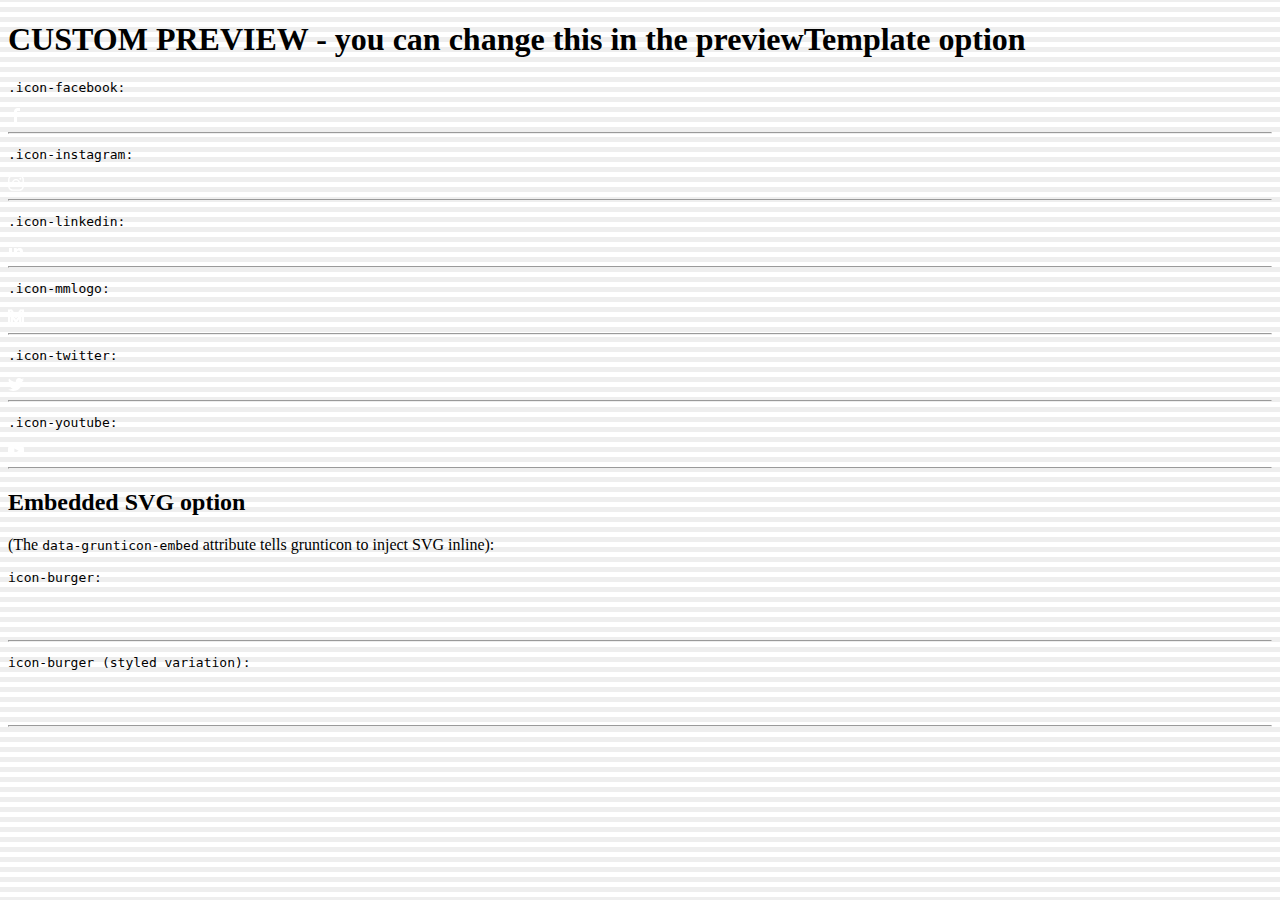
<file: 05-05 Access and Change Attributes/gfx/preview.html>
<!doctype HTML>
<html>
	<head>
		<title>Icons Preview!</title>
		<meta charset="utf-8">
		<style>
			body {
				background-image: linear-gradient(#eee 25%, transparent 25%, transparent), linear-gradient(#eee 25%, transparent 25%, transparent), linear-gradient(transparent 75%, #eee 75%), linear-gradient(transparent 75%, #eee 75%);
				width: auto;
				background-size: 10px 10px;
			}
		</style>
		<script>
			/*! grunt-grunticon Stylesheet Loader - v2.1.6 | https://github.com/filamentgroup/grunticon | (c) 2015 Scott Jehl, Filament Group, Inc. | MIT license. */

!function(){function e(e,n,t){"use strict";var o=window.document.createElement("link"),r=n||window.document.getElementsByTagName("script")[0],a=window.document.styleSheets;return o.rel="stylesheet",o.href=e,o.media="only x",r.parentNode.insertBefore(o,r),o.onloadcssdefined=function(e){for(var n,t=0;t<a.length;t++)a[t].href&&a[t].href===o.href&&(n=!0);n?e():setTimeout(function(){o.onloadcssdefined(e)})},o.onloadcssdefined(function(){o.media=t||"all"}),o}function n(e,n){e.onload=function(){e.onload=null,n&&n.call(e)},"isApplicationInstalled"in navigator&&"onloadcssdefined"in e&&e.onloadcssdefined(n)}!function(t){var o=function(r,a){"use strict";if(r&&3===r.length){var i=t.navigator,c=t.document,s=t.Image,d=!(!c.createElementNS||!c.createElementNS("http://www.w3.org/2000/svg","svg").createSVGRect||!c.implementation.hasFeature("http://www.w3.org/TR/SVG11/feature#Image","1.1")||t.opera&&i.userAgent.indexOf("Chrome")===-1||i.userAgent.indexOf("Series40")!==-1),l=new s;l.onerror=function(){o.method="png",o.href=r[2],e(r[2])},l.onload=function(){var t=1===l.width&&1===l.height,i=r[t&&d?0:t?1:2];t&&d?o.method="svg":t?o.method="datapng":o.method="png",o.href=i,n(e(i),a)},l.src="[data-uri]",c.documentElement.className+=" grunticon"}};o.loadCSS=e,o.onloadCSS=n,t.grunticon=o}(this),function(e,n){"use strict";var t=n.document,o="grunticon:",r=function(e){if(t.attachEvent?"complete"===t.readyState:"loading"!==t.readyState)e();else{var n=!1;t.addEventListener("readystatechange",function(){n||(n=!0,e())},!1)}},a=function(e){return n.document.querySelector('link[href$="'+e+'"]')},i=function(e){var n,t,r,a,i,c,s={};if(n=e.sheet,!n)return s;t=n.cssRules?n.cssRules:n.rules;for(var d=0;d<t.length;d++)r=t[d].cssText,a=o+t[d].selectorText,i=r.split(");")[0].match(/US\-ASCII\,([^"']+)/),i&&i[1]&&(c=decodeURIComponent(i[1]),s[a]=c);return s},c=function(e){var n,r,a,i;a="data-grunticon-embed";for(var c in e){i=c.slice(o.length);try{n=t.querySelectorAll(i)}catch(e){continue}r=[];for(var s=0;s<n.length;s++)null!==n[s].getAttribute(a)&&r.push(n[s]);if(r.length)for(s=0;s<r.length;s++)r[s].innerHTML=e[c],r[s].style.backgroundImage="none",r[s].removeAttribute(a)}return r},s=function(n){"svg"===e.method&&r(function(){c(i(a(e.href))),"function"==typeof n&&n()})};e.embedIcons=c,e.getCSS=a,e.getIcons=i,e.ready=r,e.svgLoadedCallback=s,e.embedSVG=s}(grunticon,this)}();
			
			grunticon(["icons.data.svg.css", "icons.data.png.css", "icons.fallback.css"], grunticon.svgLoadedCallback);
		</script>
		<noscript><link href="icons.fallback.css" rel="stylesheet"></noscript>
	</head>
	<body>

		<h1>CUSTOM PREVIEW - you can change this in the previewTemplate option</h1>
			<pre><code>.icon-facebook:</code></pre><div class="icon-facebook" style="width: 16px; height: 16px;" ></div><hr/>
			<pre><code>.icon-instagram:</code></pre><div class="icon-instagram" style="width: 16px; height: 16px;" ></div><hr/>
			<pre><code>.icon-linkedin:</code></pre><div class="icon-linkedin" style="width: 16px; height: 16px;" ></div><hr/>
			<pre><code>.icon-mmlogo:</code></pre><div class="icon-mmlogo" style="width: 16px; height: 16px;" ></div><hr/>
			<pre><code>.icon-twitter:</code></pre><div class="icon-twitter" style="width: 16px; height: 16px;" ></div><hr/>
			<pre><code>.icon-youtube:</code></pre><div class="icon-youtube" style="width: 16px; height: 16px;" ></div><hr/>

		<h2 id="embedded-svg-option">Embedded SVG option</h2>
		<p>(The <code>data-grunticon-embed</code> attribute tells grunticon to inject SVG inline):</p>

		<pre><code>icon-burger:</code></pre><div class="icon-burger" data-grunticon-embed style="width: px; height: px;" ></div><hr/>

		<style>
			.icon-burger {
				width: 32px;
				height: 30px;
				display: inline-block;
			}
			  .icon-burger.alt .cheese {
		                fill: red;
		            }
				 .icon-burger.alt .buns {
		                fill: orange;
		            }
				  .icon-burger.alt .burger {
		                fill: yellow;
		            }
		 		 .icon-burger.alt .lettuce {
		                fill: green;
		            }

		</style>

		<pre><code>icon-burger (styled variation):</code></pre><div class="icon-burger alt" data-grunticon-embed></div><hr/>



</body>
</html>
</file>
<file: 05-05 Access and Change Attributes/gfx/icons.fallback.css>
.icon-facebook { background-image: url('png/facebook.png'); background-repeat: no-repeat; }

.icon-instagram { background-image: url('png/instagram.png'); background-repeat: no-repeat; }

.icon-linkedin { background-image: url('png/linkedin.png'); background-repeat: no-repeat; }

.icon-mmlogo { background-image: url('png/mmlogo.png'); background-repeat: no-repeat; }

.icon-twitter { background-image: url('png/twitter.png'); background-repeat: no-repeat; }

.icon-youtube { background-image: url('png/youtube.png'); background-repeat: no-repeat; }
</file>
<file: 06 Project - Create an Analog Clock/style.css>
/* Layout */
.main {
    display: flex;
    padding: 2em;
    height: 90vh;
    justify-content: center;
    align-items: middle;
}

.clockbox,
#clock {
    width: 100%;
}

/* Clock styles */
.circle {
    fill: none;
    stroke: #000;
    stroke-width: 9;
    stroke-miterlimit: 10;
}

.mid-circle {
    fill: #000;
}
.hour-marks {
    fill: none;
    stroke: #000;
    stroke-width: 9;
    stroke-miterlimit: 10;
}

.hour-arm {
    fill: none;
    stroke: #000;
    stroke-width: 17;
    stroke-miterlimit: 10;
}

.minute-arm {
    fill: none;
    stroke: #000;
    stroke-width: 11;
    stroke-miterlimit: 10;
}

.second-arm {
    fill: none;
    stroke: #000;
    stroke-width: 4;
    stroke-miterlimit: 10;
}

/* Transparent box ensuring arms center properly. */
.sizing-box {
    fill: none;
}

/* Make all arms rotate around the same center point. */
/* Optional: Use transition for animation. */
#hour,
#minute,
#second {
    transform-origin: 300px 300px;
    transition: transform .5s ease-in-out;
}
</file>
<file: 08 Project - Typing Speed Tester/style.css>
/* Typography */

body, button, input, select, textarea {
  font-family: 'Source Sans Pro', 'Helvetica', Arial, sans-serif;
  font-size: 18px;
  line-height: 1.5;
}
h1, h2, h3, h4, h5, h6 {
  clear: both;
}

p {
  margin-bottom: 1.5em;
}

/* Layout */
body {
  margin: 0;
  padding: 0;
}

.masthead {
  padding: 1em 2em;
  background-color: #0d1b2e;
  color: white;
}
.masthead h {
  text-align: center;
}
.intro {
  padding: 2em 2em;
  color: #ffffff;
  background: #429890;
}

.intro p, .test-area {
  margin: 0 auto;
  max-width: 550px;
}

.test-area {
  margin-bottom: 4em;
  padding: 0 2em;
}

.test-wrapper {
  border: 10px solid grey;
  border-radius: 10px;
}

#origin-text {
  margin: 1em 0;
  padding: 1em 1em 0;
  background-color: #ededed;
}

#origin-text p {
  margin: 0;
  padding-bottom: 1em;
}

.test-wrapper {
  display: flex;
}

.test-wrapper textarea {
  flex: 1;
}

.meta {
  margin-top: 1em;
  display: flex;
  justify-content: space-between;
  flex-wrap: wrap;
}

.timer {
  font-size: 3em;
  font-weight: bold;
}

#reset {
  padding: .5em 1em;
  font-size: 1.2em;
  font-weight: bold;
  color: #e95d0f;
  background-color: white;
  border: 10px solid #e95d0f;
}

#reset:hover {
  color: white;
  background-color: #e95d0f;
}
</file>
<file: 09 Project - Responsive Images by Using JavaScript/gfx/icons.fallback.css>
.icon-facebook { background-image: url('png/facebook.png'); background-repeat: no-repeat; }

.icon-instagram { background-image: url('png/instagram.png'); background-repeat: no-repeat; }

.icon-linkedin { background-image: url('png/linkedin.png'); background-repeat: no-repeat; }

.icon-mmlogo { background-image: url('png/mmlogo.png'); background-repeat: no-repeat; }

.icon-twitter { background-image: url('png/twitter.png'); background-repeat: no-repeat; }

.icon-youtube { background-image: url('png/youtube.png'); background-repeat: no-repeat; }
</file>
<file: 05-06 Add DOM Elements/gfx/icons.fallback.css>
.icon-facebook { background-image: url('png/facebook.png'); background-repeat: no-repeat; }

.icon-instagram { background-image: url('png/instagram.png'); background-repeat: no-repeat; }

.icon-linkedin { background-image: url('png/linkedin.png'); background-repeat: no-repeat; }

.icon-mmlogo { background-image: url('png/mmlogo.png'); background-repeat: no-repeat; }

.icon-twitter { background-image: url('png/twitter.png'); background-repeat: no-repeat; }

.icon-youtube { background-image: url('png/youtube.png'); background-repeat: no-repeat; }
</file>
<file: 05-05 Access and Change Attributes/style-main.css>
/*--------------------------------------------------------------
CSS Reset
--------------------------------------------------------------*/
html {
	font-family: sans-serif;
	-webkit-text-size-adjust: 100%;
	-ms-text-size-adjust:     100%;
}

body {
	margin: 0;
	background-color: hsl(0, 0%, 95%);
}

article,
aside,
details,
figcaption,
figure,
footer,
header,
main,
menu,
nav,
section,
summary {
	display: block;
}

audio,
canvas,
progress,
video {
	display: inline-block;
	vertical-align: baseline;
}

audio:not([controls]) {
	display: none;
	height: 0;
}

[hidden],
template {
	display: none;
}

a {
	background-color: transparent;
}

a:active,
a:hover {
	outline: 0;
}

abbr[title] {
	border-bottom: 1px dotted;
}

b,
strong {
	font-weight: bold;
}

dfn {
	font-style: italic;
}

h1 {
	font-size: 2em;
	margin: 0.67em 0;
}

mark {
	background: #ff0;
	color: #000;
}

small {
	font-size: 80%;
}

sub,
sup {
	font-size: 75%;
	line-height: 0;
	position: relative;
	vertical-align: baseline;
}

sup {
	top: -0.5em;
}

sub {
	bottom: -0.25em;
}

img {
	display: block;
	border: 0;
	width: 100%;
	height: auto;
}

svg:not(:root) {
	overflow: hidden;
}

figure {
	margin: 0;
}

hr {
	box-sizing: content-box;
	height: 0;
}

pre {
	overflow: auto;
}

code,
kbd,
pre,
samp {
	font-family: monospace, monospace;
	font-size: 1em;
}

button,
input,
optgroup,
select,
textarea {
	color: inherit;
	font: inherit;
	margin: 0;
}

button {
	overflow: visible;
}

button,
select {
	text-transform: none;
}

button,
html input[type="button"],
input[type="reset"],
input[type="submit"] {
	-webkit-appearance: button;
	cursor: pointer;
}

button[disabled],
html input[disabled] {
	cursor: default;
}

button::-moz-focus-inner,
input::-moz-focus-inner {
	border: 0;
	padding: 0;
}

input {
	line-height: normal;
}

input[type="checkbox"],
input[type="radio"] {
	box-sizing: border-box;
	padding: 0;
}

input[type="number"]::-webkit-inner-spin-button,
input[type="number"]::-webkit-outer-spin-button {
	height: auto;
}

input[type="search"] {
	-webkit-appearance: textfield;
	box-sizing: content-box;
}

input[type="search"]::-webkit-search-cancel-button,
input[type="search"]::-webkit-search-decoration {
	-webkit-appearance: none;
}

fieldset {
	border: 1px solid #c0c0c0;
	margin: 0 2px;
	padding: 0.35em 0.625em 0.75em;
}

legend {
	border: 0;
	padding: 0;

}

textarea {
	overflow: auto;
}

optgroup {
	font-weight: bold;
}

table {
	border-collapse: collapse;
	border-spacing: 0;
}

td,
th {
	padding: 0;
}

/*--------------------------------------------------------------
Accessibility
--------------------------------------------------------------*/
/* Text meant only for screen readers */
.screen-reader-text {
	clip: rect(1px, 1px, 1px, 1px);
	position: absolute !important;
	height: 1px;
	width: 1px;
	overflow: hidden;
}

.screen-reader-text:hover,
.screen-reader-text:active,
.screen-reader-text:focus {
	background-color: #f1f1f1;
	border-radius: 3px;
	box-shadow: 0 0 2px 2px rgba(0, 0, 0, 0.6);
	clip: auto !important;
	color: #21759b;
	display: block;
	font-size: 14px;
	font-weight: bold;
	height: auto;
	left: 5px;
	line-height: normal;
	padding: 15px 23px 14px;
	text-decoration: none;
	top: 5px;
	width: auto;
	z-index: 100000; /* Above WP toolbar */
}

/*--------------------------------------------------------------
Layouts
--------------------------------------------------------------*/

.centered {
    margin: 0 auto;
    padding: 0 1em;
}

@media screen and (min-width: 62em) {
    .centered {
        max-width: 62em;
    }
}

/*--------------------------------------------------------------
Typography
--------------------------------------------------------------*/

body,
button,
input,
select,
textarea {
	font-family: 'Source Sans Pro', 'Helvetica', Arial, sans-serif;
	font-size: 18px;
	line-height: 1.5;
}

h1,
h2,
h3,
h4,
h5,
h6 {
	clear: both;
}

p {
	margin-bottom: 1.5em;
}

b,
strong {
	font-weight: bold;
}

dfn,
cite,
em,
i {
	font-style: italic;
}

blockquote {
	margin: 0 1.5em;
}

address {
	margin: 0 0 1.5em;
}

pre {
	background: #eee;
	font-family: "Courier 10 Pitch", Courier, monospace;
	font-size: 15px;
	font-size: 1.5rem;
	line-height: 1.6;
	margin-bottom: 1.6em;
	max-width: 100%;
	overflow: auto;
	padding: 1.6em;
}

code,
kbd,
tt,
var {
	font: 15px Monaco, Consolas, "Andale Mono", "DejaVu Sans Mono", monospace;
}

abbr,
acronym {
	border-bottom: 1px dotted #666;
	cursor: help;
}

mark,
ins {
	background: #fff9c0;
	text-decoration: none;
}

sup,
sub {
	font-size: 75%;
	height: 0;
	line-height: 0;
	position: relative;
	vertical-align: baseline;
}

sup {
	bottom: 1ex;
}

sub {
	top: .5ex;
}

small {
	font-size: 75%;
}

big {
	font-size: 125%;
}

/* Global layouts */
@media screen and (min-width: 700px) {
    .two-column {
        column-count: 2;
        column-gap: 2.4em;
    }
}

/* Global buttons */
.content-button {
	padding: .5em 1em;
	border: 3px solid #B51C35;
	/*border-radius: 10px;*/
	font-weight: 600;
}

a.content-button {
	color: black;
	text-decoration: none;
}

a.content-button:focus,
a.content-button:hover {
	background: #B51C35;
	color: #FFFCED;
}
/*--------------------------------------------------------------
Header styles
--------------------------------------------------------------*/

.masthead {
    padding: 1em 0;
    background-color: #002254;
}

@media screen and (min-width: 25em) {
    .site-header {
        -js-display: flex;
        display: flex;
        flex-wrap: wrap;
        justify-content: space-between;
        align-items: center;
    }
}

.site-branding {
    margin-right: 1em;
}

.site-branding a {
    text-decoration: none;
}

.site-branding a:focus,
.site-branding a:hover {
    text-decoration: underline white;
}

.icon-mmlogo {
    -js-display: flex;
    display: flex;
    width: .75em;
    height: .75em;
    margin-right: .35em;
    padding: .4em;
    border: 1px solid white;
}

.icon-mmlogo svg {
    width: 100%;
    height: 100%;
}

.site-title {
    font-size: 1.4em;
}

.site-title a {
    -js-display: flex;
    display: flex;
    align-items: baseline;
    margin: 0;
    font-weight: 400;
    text-align: center;
    color: white;
}

/*--------------------------------------------------------------
Mobile-first menu
--------------------------------------------------------------*/

.multi-level-nav ul {
    margin: 0;
    padding: 0;
	list-style-type: none;
}

.multi-level-nav a {
    display: block;
    padding: .6em 0;
    color: white;
    text-decoration: none;
    border-bottom: 1px solid hsla(0, 0%, 100%, .1);
    transition: all .4s;
}

.multi-level-nav a:focus,
.multi-level-nav a:hover {
    padding-left: 1em;
    background: white;
    color: #002254;
}

@media screen and (max-width: 25em){
	.multi-level-nav li li a {
		padding-left: 1em;
	}

    .multi-level-nav li li a:focus,
    .multi-level-nav li li a:hover {
        padding-left: 1.8em;
    }

    .multi-level-nav ul ul li a::before {
        margin: 0 .4em 0 -.8em ;
        content: '–';
    }

	.dropdown-toggle {
		display: none;
	}

    .multi-level-nav > ul:last-of-type > li:nth-last-child(2) > a {
        border-bottom: none;
    }

    a.reserve {
        margin-top: .4em;
        text-align: center;
        font-weight: 600;
        border: 1px solid white;

    }

    a.reserve:focus,
    a.reserve:hover {
        padding-left: 0;
        background: white;
        color: #002254;
    }
}

@media screen and (min-width: 25em){
	.multi-level-nav ul {
        display: flex;
        flex-wrap: wrap;
        justify-content: space-between;
	}

	.multi-level-nav li {
        flex: 1 0 auto;
		position: relative;
	}

    .multi-level-nav a {
        padding-right: 1.4em;
        border-bottom: none;
    }

    .multi-level-nav a:focus,
    .multi-level-nav a:hover {
        padding-left: 0;
        background: inherit;
        color: white;
        text-decoration: underline;
    }

	.multi-level-nav ul ul {
		display: none;
		position: absolute;
		z-index:100;
	}

	.multi-level-nav ul ul li {
        flex: 1 1 auto;
	}

	.multi-level-nav ul .toggled-on {
		display: flex;
	}

	.dropdown-toggle {
		margin: 0 -.25em 0 .25em;
		padding: 0 .25em;
		border: 0;
		content: "";
		text-transform: lowercase; /* Stop screen readers to read the text as capital letters */
		background-color: transparent;
	}

	.dropdown-toggle:after {
		position: relative;
		top: 0;
		left: 0;
        width: 1em;
		color: white;
		content: "+";
		line-height: 1em;
	}

	.dropdown-toggle:hover,
	.dropdown-toggle:focus {
		outline: solid white 1px;
	}

	.dropdown-toggle.toggle-on:after {
		content: "–";
	}

    .toggled-on {
        border: 1px solid white;
        border-top: none;
    }

    .toggled-on a {
        padding-left: .8em;
        background-color: #002254;
    }

    a.reserve {
        margin-top: .4em;
        padding: .2em .5em;
        border: 1px solid white;
        transition: none;
    }

    a.reserve:focus,
    a.reserve:hover {
        padding-left: .5em;
        background: white;
        color: #002254;
        text-decoration: none;
    }
}

/*
 * jQuery FlexSlider v2.6.1
 * http://www.woothemes.com/flexslider/
 *
 * Copyright 2012 WooThemes
 * Free to use under the GPLv2 and later license.
 * http://www.gnu.org/licenses/gpl-2.0.html
 *
 * Contributing author: Tyler Smith (@mbmufffin)
 *
 */

/* ====================================================================================================================
 * RESETS
 * ====================================================================================================================*/
.flex-container a:hover,
.flex-slider a:hover {
  outline: none;
}
.slides,
.slides > li,
.flex-control-nav,
.flex-direction-nav {
  margin: 0;
  padding: 0;
  list-style: none;
}
.flex-pauseplay span {
  text-transform: capitalize;
}
/* ====================================================================================================================
 * BASE STYLES
 * ====================================================================================================================*/
.flexslider {
  margin: 0;
  padding: 0;
}
.flexslider .slides > li {
  display: none;
  -webkit-backface-visibility: hidden;
}
.flexslider .slides img {
  width: 100%;
  display: block;
}
.flexslider .slides:after {
  content: "\0020";
  display: block;
  clear: both;
  visibility: hidden;
  line-height: 0;
  height: 0;
}
html[xmlns] .flexslider .slides {
  display: block;
}
* html .flexslider .slides {
  height: 1%;
}
.no-js .flexslider .slides > li:first-child {
  display: block;
}
/* ====================================================================================================================
 * DEFAULT THEME
 * ====================================================================================================================*/
.flexslider {
  margin: 00;
  background: #fff;
  position: relative;
  zoom: 1;
  -webkit-border-radius: 4px;
  -moz-border-radius: 4px;
  border-radius: 4px;
  -webkit-box-shadow: '' 0 1px 4px rgba(0, 0, 0, 0.2);
  -moz-box-shadow: '' 0 1px 4px rgba(0, 0, 0, 0.2);
  -o-box-shadow: '' 0 1px 4px rgba(0, 0, 0, 0.2);
  box-shadow: '' 0 1px 4px rgba(0, 0, 0, 0.2);
}
.flexslider .slides {
  zoom: 1;
}
.flexslider .slides img {
  height: auto;
  -moz-user-select: none;
}
.flex-viewport {
  max-height: 2000px;
  -webkit-transition: all 1s ease;
  -moz-transition: all 1s ease;
  -ms-transition: all 1s ease;
  -o-transition: all 1s ease;
  transition: all 1s ease;
}
.loading .flex-viewport {
  max-height: 300px;
}
.carousel li {
  margin-right: 5px;
}
.flex-direction-nav {
  *height: 0;
}
.flex-direction-nav a {
  text-decoration: none;
  display: block;
  width: 40px;
  height: 40px;
  margin: -20px 0 0;
  position: absolute;
  top: 50%;
  z-index: 10;
  overflow: hidden;
  opacity: 0;
  cursor: pointer;
  color: rgba(0, 0, 0, 0.8);
  text-shadow: 1px 1px 0 rgba(255, 255, 255, 0.3);
  -webkit-transition: all 0.3s ease-in-out;
  -moz-transition: all 0.3s ease-in-out;
  -ms-transition: all 0.3s ease-in-out;
  -o-transition: all 0.3s ease-in-out;
  transition: all 0.3s ease-in-out;
}
.flex-direction-nav a:before {
  font-size: 40px;
  display: inline-block;
  color: rgba(0, 0, 0, 0.8);
  text-shadow: 1px 1px 0 rgba(255, 255, 255, 0.3);
}

.flex-direction-nav .flex-prev {
  left: -50px;
}
.flex-direction-nav .flex-next {
  right: -50px;
  text-align: right;
}

.flex-direction-nav .flex-disabled {
  opacity: 0!important;
  filter: alpha(opacity=0);
  cursor: default;
  z-index: -1;
}
.flex-pauseplay a {
  display: block;
  width: 20px;
  height: 20px;
  position: absolute;
  bottom: 5px;
  left: 10px;
  opacity: 0.8;
  z-index: 10;
  overflow: hidden;
  cursor: pointer;
  color: #000;
}
.flex-pauseplay a:before {
  font-size: 20px;
  display: inline-block;
}
.flex-pauseplay a:hover {
  opacity: 1;
}

.flex-control-nav {
  width: 100%;
  position: absolute;
  bottom: -40px;
  text-align: center;
}
.flex-control-nav li {
  margin: 0 6px;
  display: inline-block;
  zoom: 1;
  *display: inline;
}
.flex-control-paging li a {
  width: 11px;
  height: 11px;
  display: block;
  background: #666;
  background: rgba(0, 0, 0, 0.5);
  cursor: pointer;
  text-indent: -9999px;
  -webkit-box-shadow: inset 0 0 3px rgba(0, 0, 0, 0.3);
  -moz-box-shadow: inset 0 0 3px rgba(0, 0, 0, 0.3);
  -o-box-shadow: inset 0 0 3px rgba(0, 0, 0, 0.3);
  box-shadow: inset 0 0 3px rgba(0, 0, 0, 0.3);
  -webkit-border-radius: 20px;
  -moz-border-radius: 20px;
  border-radius: 20px;
}
.flex-control-paging li a:hover {
  background: #333;
  background: rgba(0, 0, 0, 0.7);
}
.flex-control-paging li a.flex-active {
  background: #000;
  background: rgba(0, 0, 0, 0.9);
  cursor: default;
}
.flex-control-thumbs {
  margin: 5px 0 0;
  position: static;
  overflow: hidden;
}
.flex-control-thumbs li {
  width: 25%;
  float: left;
  margin: 0;
}
.flex-control-thumbs img {
  width: 100%;
  height: auto;
  display: block;
  opacity: .7;
  cursor: pointer;
  -moz-user-select: none;
  -webkit-transition: all 1s ease;
  -moz-transition: all 1s ease;
  -ms-transition: all 1s ease;
  -o-transition: all 1s ease;
  transition: all 1s ease;
}
.flex-control-thumbs img:hover {
  opacity: 1;
}
.flex-control-thumbs .flex-active {
  opacity: 1;
  cursor: default;
}
/* ====================================================================================================================
 * RESPONSIVE
 * ====================================================================================================================*/
@media screen and (max-width: 860px) {
  .flex-direction-nav .flex-prev {
    opacity: 1;
    left: 10px;
  }
  .flex-direction-nav .flex-next {
    opacity: 1;
    right: 10px;
  }
}

/*--------------------------------------------------------------
Front page promo area
--------------------------------------------------------------*/

.promo-text {
    box-sizing: border-box;

}

.promo-title {
    display: inline-block;
    margin-bottom: 0;
    padding: 0 .5em;
    font-size: 2em;
    background: hsla(0, 0%, 100%, .75);
}

.promo-lede {
    padding: 1em 1em;
    font-size: 1.4em;
    color: #FFFCED;
    text-shadow: 1px 1px 3px hsla(277, 47%, 40%, .85);
    background: hsla(277, 47%, 66%, .85);

}

@media screen and (min-width: 600px) {
    .promo-area {
        position: relative;
        max-height: 20em;
        overflow: hidden;
    }

    .promo-content {
        position: absolute;
        -js-display: flex;
        display: flex;
        justify-content: flex-end;
        align-items: flex-end;
        height: 100%;
        width: 100%;
        top: 0;
        left: 0;
    }

    .promo-text {
        box-sizing: border-box;
        margin: 0 auto;
        padding: 0 12.5%;
        max-width: 52em;
    }

    .promo-lede {
        margin-top: -.5em;
        margin-left: 20%;
        text-align: right;
        width: 70%;
    }
}

/*--------------------------------------------------------------
Front page styles
--------------------------------------------------------------*/

.main-pitch {
    background: white;
}

.main-title {
    font-size: 2.2em;
    text-align: center;
}

.teaser {
    padding: 0 1em;
    font-size: 1.2em;
}

/* Three Reasons */

.three-reasons {
    margin: 2em -1em;
    padding: 0;
    background: white;
}

.reason {
    margin-bottom: 1em;
    padding-bottom: 2em;
}

.reason figcaption {
    padding: 0 3em;
}

@media screen and (min-width: 50em) {
    .three-reasons {
        -js-display: flex;
        display: flex;
        margin: 1em auto 0;
    }

    .reason figcaption {
        padding: 0 1.5em;
    }
}

@media screen and (min-width: 70em) {
    .three-reasons {
        padding: 2em 0 0;
    }

}

.content-title {
    margin-bottom: 0;
    font-size: 1.4em;
}

.reason p {
    margin: .5em 0 1.8em;
}


/* Experience */
.pitch::before {
    display: block;
    height: 4em;
    content: "";
    background: #002254 url('images/square_bg.svg') repeat;
}

/* Feature */

.features {
    margin: 2em -1em;
}

.feature {
    background: white;
}
.feature figcaption {
    padding: 0 2em 3em;
}

@media screen and (min-width: 50em) {
    .features {
        -js-display: flex;
        display: flex;
        flex-wrap: wrap;
        margin: 3em auto 2em;
        padding: 0;
    }

    .feature {
        width: 50%;
    }

    .feature figcaption {
        padding: 0 1.5em 3em;
    }
}

/* CTA */

.cta {
    padding: 3em;
    background: #B51C35;
    text-align: center;
}

.cta a {
    padding: 0 .5em;
    font-size: 2em;
    font-weight: 900;
    color: #FFFCED;
    text-decoration: none;
    border: 5px solid #FFFCED;
}

@media screen and (min-width: 40em) {
    .cta a {
        font-size: 3em;
        border-width: 10px;
    }
}

.cta a:focus,
.cta a:hover {
    background: #FFFCED;
    color: #B51C35;
}

/*--------------------------------------------------------------
Stories styles
--------------------------------------------------------------*/
.stories {
    margin-bottom: 6em;
}

.story {
    padding: 1em 2em 2em;
}

@media screen and (min-width: 50em) {
    .story-wrapper img {
        width: 60%!important;
        float: left;
    }

    .story {
        box-sizing: border-box;
        width: 40%;
        float: right;
    }
}

.flex-viewport {
    background: white;
}

.flex-control-nav {
    -js-display: flex;
    display: flex;
}

.flex-direction-nav {
    position: relative;
    -js-display: flex;
    display: flex;
    float: right;
    margin: 0;
}

.flex-direction-nav a {
    position: relative;
    opacity: 100;
    margin: 0;
    width: 30px;
}

.flex-direction-nav a::before {
    font-family: inherit;
    content: "‹";
}

.flex-direction-nav a.flex-next::before {
    content: "›";
}

.flex-direction-nav .flex-prev {
    left: 0;
}

.flex-direction-nav .flex-next {
    right: 0;
}

.story-header {
    margin-bottom: 0em;
    font-size: 180%;
}
.author {
    color: hsl(0, 0%, 45%);
}

.story p {
    font-size: 120%;
    font-style: italic;
}

/*--------------------------------------------------------------
Footer styles
--------------------------------------------------------------*/

.footer {
    padding: 3em 3em 0;
    background: hsl(0, 0%, 10%);
    color: #FFFCED;
}

@media screen and (min-width: 50em) {
    .footer-widgets {
        -js-display: flex;
        display: flex;
        justify-content: space-between;
    }

    .widget {
        width: 30%;
    }

}

.widget-title {
    font-size: 1.3em;
}



.footer-menu ul {
    margin: 0;
    padding: 0;
    list-style-type: none;
}

.footer-menu a {
    display: block;
    padding-bottom: .5em;
    color: #FFFCED;
    text-decoration: none;
}

.footer-menu a:focus::before,
.footer-menu a:hover::before {
    margin-right: .5em;
    content: "›";
}

.footer-cta a {
    display: block;
    margin-top: 1em;
    padding: 0 .5em;
    font-size: 2em;
    font-weight: 900;
    color: #fffced;
    text-align: center;
    text-decoration: none;
    border: 5px solid #fffced;
}

.footer-cta a:focus,
.footer-cta a:hover {
    background: #B51C35;
}

.social-nav {
    margin: 4em -3em 0;
    padding: 1em 0;
    background: #B51C35;
}

.social-nav ul {
    -js-display: flex;
    display: flex;
    justify-content: center;

    padding: 0;
    list-style-type: none;
}

.social-nav a {
    padding: 1em;
}

.social-nav svg {
    width: 1.4em;
    height: auto;

}

.social-nav path {
    fill: #FFFCED;
}
</file>
<file: 07-03 Add Event to a Button/style-main.css>
/*--------------------------------------------------------------
CSS Reset
--------------------------------------------------------------*/
html {
	font-family: sans-serif;
	-webkit-text-size-adjust: 100%;
	-ms-text-size-adjust:     100%;
}

body {
	margin: 0;
	background-color: hsl(0, 0%, 95%);
}

article,
aside,
details,
figcaption,
figure,
footer,
header,
main,
menu,
nav,
section,
summary {
	display: block;
}

audio,
canvas,
progress,
video {
	display: inline-block;
	vertical-align: baseline;
}

audio:not([controls]) {
	display: none;
	height: 0;
}

[hidden],
template {
	display: none;
}

a {
	background-color: transparent;
}

a:active,
a:hover {
	outline: 0;
}

abbr[title] {
	border-bottom: 1px dotted;
}

b,
strong {
	font-weight: bold;
}

dfn {
	font-style: italic;
}

h1 {
	font-size: 2em;
	margin: 0.67em 0;
}

mark {
	background: #ff0;
	color: #000;
}

small {
	font-size: 80%;
}

sub,
sup {
	font-size: 75%;
	line-height: 0;
	position: relative;
	vertical-align: baseline;
}

sup {
	top: -0.5em;
}

sub {
	bottom: -0.25em;
}

img {
	display: block;
	border: 0;
	width: 100%;
	height: auto;
}

svg:not(:root) {
	overflow: hidden;
}

figure {
	margin: 0;
}

hr {
	box-sizing: content-box;
	height: 0;
}

pre {
	overflow: auto;
}

code,
kbd,
pre,
samp {
	font-family: monospace, monospace;
	font-size: 1em;
}

button,
input,
optgroup,
select,
textarea {
	color: inherit;
	font: inherit;
	margin: 0;
}

button {
	overflow: visible;
}

button,
select {
	text-transform: none;
}

button,
html input[type="button"],
input[type="reset"],
input[type="submit"] {
	-webkit-appearance: button;
	cursor: pointer;
}

button[disabled],
html input[disabled] {
	cursor: default;
}

button::-moz-focus-inner,
input::-moz-focus-inner {
	border: 0;
	padding: 0;
}

input {
	line-height: normal;
}

input[type="checkbox"],
input[type="radio"] {
	box-sizing: border-box;
	padding: 0;
}

input[type="number"]::-webkit-inner-spin-button,
input[type="number"]::-webkit-outer-spin-button {
	height: auto;
}

input[type="search"] {
	-webkit-appearance: textfield;
	box-sizing: content-box;
}

input[type="search"]::-webkit-search-cancel-button,
input[type="search"]::-webkit-search-decoration {
	-webkit-appearance: none;
}

fieldset {
	border: 1px solid #c0c0c0;
	margin: 0 2px;
	padding: 0.35em 0.625em 0.75em;
}

legend {
	border: 0;
	padding: 0;

}

textarea {
	overflow: auto;
}

optgroup {
	font-weight: bold;
}

table {
	border-collapse: collapse;
	border-spacing: 0;
}

td,
th {
	padding: 0;
}

/*--------------------------------------------------------------
Accessibility
--------------------------------------------------------------*/
/* Text meant only for screen readers */
.screen-reader-text {
	clip: rect(1px, 1px, 1px, 1px);
	position: absolute !important;
	height: 1px;
	width: 1px;
	overflow: hidden;
}

.screen-reader-text:hover,
.screen-reader-text:active,
.screen-reader-text:focus {
	background-color: #f1f1f1;
	border-radius: 3px;
	box-shadow: 0 0 2px 2px rgba(0, 0, 0, 0.6);
	clip: auto !important;
	color: #21759b;
	display: block;
	font-size: 14px;
	font-weight: bold;
	height: auto;
	left: 5px;
	line-height: normal;
	padding: 15px 23px 14px;
	text-decoration: none;
	top: 5px;
	width: auto;
	z-index: 100000; /* Above WP toolbar */
}

/*--------------------------------------------------------------
Layouts
--------------------------------------------------------------*/

.centered {
    margin: 0 auto;
    padding: 0 1em;
}

@media screen and (min-width: 62em) {
    .centered {
        max-width: 62em;
    }
}

/*--------------------------------------------------------------
Typography
--------------------------------------------------------------*/

body,
button,
input,
select,
textarea {
	font-family: 'Source Sans Pro', 'Helvetica', Arial, sans-serif;
	font-size: 18px;
	line-height: 1.5;
}

h1,
h2,
h3,
h4,
h5,
h6 {
	clear: both;
}

p {
	margin-bottom: 1.5em;
}

b,
strong {
	font-weight: bold;
}

dfn,
cite,
em,
i {
	font-style: italic;
}

blockquote {
	margin: 0 1.5em;
}

address {
	margin: 0 0 1.5em;
}

pre {
	background: #eee;
	font-family: "Courier 10 Pitch", Courier, monospace;
	font-size: 15px;
	font-size: 1.5rem;
	line-height: 1.6;
	margin-bottom: 1.6em;
	max-width: 100%;
	overflow: auto;
	padding: 1.6em;
}

code,
kbd,
tt,
var {
	font: 15px Monaco, Consolas, "Andale Mono", "DejaVu Sans Mono", monospace;
}

abbr,
acronym {
	border-bottom: 1px dotted #666;
	cursor: help;
}

mark,
ins {
	background: #fff9c0;
	text-decoration: none;
}

sup,
sub {
	font-size: 75%;
	height: 0;
	line-height: 0;
	position: relative;
	vertical-align: baseline;
}

sup {
	bottom: 1ex;
}

sub {
	top: .5ex;
}

small {
	font-size: 75%;
}

big {
	font-size: 125%;
}

/* Global layouts */
@media screen and (min-width: 700px) {
    .two-column {
        column-count: 2;
        column-gap: 2.4em;
    }
}

/* Global buttons */
.content-button {
	padding: .5em 1em;
	border: 3px solid #B51C35;
	/*border-radius: 10px;*/
	font-weight: 600;
}

a.content-button {
	color: black;
	text-decoration: none;
}

a.content-button:focus,
a.content-button:hover {
	background: #B51C35;
	color: #FFFCED;
}
/*--------------------------------------------------------------
Header styles
--------------------------------------------------------------*/

.masthead {
    padding: 1em 0;
    background-color: #002254;
}

@media screen and (min-width: 25em) {
    .site-header {
        -js-display: flex;
        display: flex;
        flex-wrap: wrap;
        justify-content: space-between;
        align-items: center;
    }
}

.site-branding {
    margin-right: 1em;
}

.site-branding a {
    text-decoration: none;
}

.site-branding a:focus,
.site-branding a:hover {
    text-decoration: underline white;
}

.icon-mmlogo {
    -js-display: flex;
    display: flex;
    width: .75em;
    height: .75em;
    margin-right: .35em;
    padding: .4em;
    border: 1px solid white;
}

.icon-mmlogo svg {
    width: 100%;
    height: 100%;
}

.site-title {
    font-size: 1.4em;
}

.site-title a {
    -js-display: flex;
    display: flex;
    align-items: baseline;
    margin: 0;
    font-weight: 400;
    text-align: center;
    color: white;
}

/*--------------------------------------------------------------
Mobile-first menu
--------------------------------------------------------------*/

.multi-level-nav ul {
    margin: 0;
    padding: 0;
	list-style-type: none;
}

.multi-level-nav a {
    display: block;
    padding: .6em 0;
    color: white;
    text-decoration: none;
    border-bottom: 1px solid hsla(0, 0%, 100%, .1);
    transition: all .4s;
}

.multi-level-nav a:focus,
.multi-level-nav a:hover {
    padding-left: 1em;
    background: white;
    color: #002254;
}

@media screen and (max-width: 25em){
	.multi-level-nav li li a {
		padding-left: 1em;
	}

    .multi-level-nav li li a:focus,
    .multi-level-nav li li a:hover {
        padding-left: 1.8em;
    }

    .multi-level-nav ul ul li a::before {
        margin: 0 .4em 0 -.8em ;
        content: '–';
    }

	.dropdown-toggle {
		display: none;
	}

    .multi-level-nav > ul:last-of-type > li:nth-last-child(2) > a {
        border-bottom: none;
    }

    a.reserve {
        margin-top: .4em;
        text-align: center;
        font-weight: 600;
        border: 1px solid white;

    }

    a.reserve:focus,
    a.reserve:hover {
        padding-left: 0;
        background: white;
        color: #002254;
    }
}

@media screen and (min-width: 25em){
	.multi-level-nav ul {
        display: flex;
        flex-wrap: wrap;
        justify-content: space-between;
	}

	.multi-level-nav li {
        flex: 1 0 auto;
		position: relative;
	}

    .multi-level-nav a {
        padding-right: 1.4em;
        border-bottom: none;
    }

    .multi-level-nav a:focus,
    .multi-level-nav a:hover {
        padding-left: 0;
        background: inherit;
        color: white;
        text-decoration: underline;
    }

	.multi-level-nav ul ul {
		display: none;
		position: absolute;
		z-index:100;
	}

	.multi-level-nav ul ul li {
        flex: 1 1 auto;
	}

	.multi-level-nav ul .toggled-on {
		display: flex;
	}

	.dropdown-toggle {
		margin: 0 -.25em 0 .25em;
		padding: 0 .25em;
		border: 0;
		content: "";
		text-transform: lowercase; /* Stop screen readers to read the text as capital letters */
		background-color: transparent;
	}

	.dropdown-toggle:after {
		position: relative;
		top: 0;
		left: 0;
        width: 1em;
		color: white;
		content: "+";
		line-height: 1em;
	}

	.dropdown-toggle:hover,
	.dropdown-toggle:focus {
		outline: solid white 1px;
	}

	.dropdown-toggle.toggle-on:after {
		content: "–";
	}

    .toggled-on {
        border: 1px solid white;
        border-top: none;
    }

    .toggled-on a {
        padding-left: .8em;
        background-color: #002254;
    }

    a.reserve {
        margin-top: .4em;
        padding: .2em .5em;
        border: 1px solid white;
        transition: none;
    }

    a.reserve:focus,
    a.reserve:hover {
        padding-left: .5em;
        background: white;
        color: #002254;
        text-decoration: none;
    }
}

/*
 * jQuery FlexSlider v2.6.1
 * http://www.woothemes.com/flexslider/
 *
 * Copyright 2012 WooThemes
 * Free to use under the GPLv2 and later license.
 * http://www.gnu.org/licenses/gpl-2.0.html
 *
 * Contributing author: Tyler Smith (@mbmufffin)
 *
 */

/* ====================================================================================================================
 * RESETS
 * ====================================================================================================================*/
.flex-container a:hover,
.flex-slider a:hover {
  outline: none;
}
.slides,
.slides > li,
.flex-control-nav,
.flex-direction-nav {
  margin: 0;
  padding: 0;
  list-style: none;
}
.flex-pauseplay span {
  text-transform: capitalize;
}
/* ====================================================================================================================
 * BASE STYLES
 * ====================================================================================================================*/
.flexslider {
  margin: 0;
  padding: 0;
}
.flexslider .slides > li {
  display: none;
  -webkit-backface-visibility: hidden;
}
.flexslider .slides img {
  width: 100%;
  display: block;
}
.flexslider .slides:after {
  content: "\0020";
  display: block;
  clear: both;
  visibility: hidden;
  line-height: 0;
  height: 0;
}
html[xmlns] .flexslider .slides {
  display: block;
}
* html .flexslider .slides {
  height: 1%;
}
.no-js .flexslider .slides > li:first-child {
  display: block;
}
/* ====================================================================================================================
 * DEFAULT THEME
 * ====================================================================================================================*/
.flexslider {
  margin: 00;
  background: #fff;
  position: relative;
  zoom: 1;
  -webkit-border-radius: 4px;
  -moz-border-radius: 4px;
  border-radius: 4px;
  -webkit-box-shadow: '' 0 1px 4px rgba(0, 0, 0, 0.2);
  -moz-box-shadow: '' 0 1px 4px rgba(0, 0, 0, 0.2);
  -o-box-shadow: '' 0 1px 4px rgba(0, 0, 0, 0.2);
  box-shadow: '' 0 1px 4px rgba(0, 0, 0, 0.2);
}
.flexslider .slides {
  zoom: 1;
}
.flexslider .slides img {
  height: auto;
  -moz-user-select: none;
}
.flex-viewport {
  max-height: 2000px;
  -webkit-transition: all 1s ease;
  -moz-transition: all 1s ease;
  -ms-transition: all 1s ease;
  -o-transition: all 1s ease;
  transition: all 1s ease;
}
.loading .flex-viewport {
  max-height: 300px;
}
.carousel li {
  margin-right: 5px;
}
.flex-direction-nav {
  *height: 0;
}
.flex-direction-nav a {
  text-decoration: none;
  display: block;
  width: 40px;
  height: 40px;
  margin: -20px 0 0;
  position: absolute;
  top: 50%;
  z-index: 10;
  overflow: hidden;
  opacity: 0;
  cursor: pointer;
  color: rgba(0, 0, 0, 0.8);
  text-shadow: 1px 1px 0 rgba(255, 255, 255, 0.3);
  -webkit-transition: all 0.3s ease-in-out;
  -moz-transition: all 0.3s ease-in-out;
  -ms-transition: all 0.3s ease-in-out;
  -o-transition: all 0.3s ease-in-out;
  transition: all 0.3s ease-in-out;
}
.flex-direction-nav a:before {
  font-size: 40px;
  display: inline-block;
  color: rgba(0, 0, 0, 0.8);
  text-shadow: 1px 1px 0 rgba(255, 255, 255, 0.3);
}

.flex-direction-nav .flex-prev {
  left: -50px;
}
.flex-direction-nav .flex-next {
  right: -50px;
  text-align: right;
}

.flex-direction-nav .flex-disabled {
  opacity: 0!important;
  filter: alpha(opacity=0);
  cursor: default;
  z-index: -1;
}
.flex-pauseplay a {
  display: block;
  width: 20px;
  height: 20px;
  position: absolute;
  bottom: 5px;
  left: 10px;
  opacity: 0.8;
  z-index: 10;
  overflow: hidden;
  cursor: pointer;
  color: #000;
}
.flex-pauseplay a:before {
  font-size: 20px;
  display: inline-block;
}
.flex-pauseplay a:hover {
  opacity: 1;
}

.flex-control-nav {
  width: 100%;
  position: absolute;
  bottom: -40px;
  text-align: center;
}
.flex-control-nav li {
  margin: 0 6px;
  display: inline-block;
  zoom: 1;
  *display: inline;
}
.flex-control-paging li a {
  width: 11px;
  height: 11px;
  display: block;
  background: #666;
  background: rgba(0, 0, 0, 0.5);
  cursor: pointer;
  text-indent: -9999px;
  -webkit-box-shadow: inset 0 0 3px rgba(0, 0, 0, 0.3);
  -moz-box-shadow: inset 0 0 3px rgba(0, 0, 0, 0.3);
  -o-box-shadow: inset 0 0 3px rgba(0, 0, 0, 0.3);
  box-shadow: inset 0 0 3px rgba(0, 0, 0, 0.3);
  -webkit-border-radius: 20px;
  -moz-border-radius: 20px;
  border-radius: 20px;
}
.flex-control-paging li a:hover {
  background: #333;
  background: rgba(0, 0, 0, 0.7);
}
.flex-control-paging li a.flex-active {
  background: #000;
  background: rgba(0, 0, 0, 0.9);
  cursor: default;
}
.flex-control-thumbs {
  margin: 5px 0 0;
  position: static;
  overflow: hidden;
}
.flex-control-thumbs li {
  width: 25%;
  float: left;
  margin: 0;
}
.flex-control-thumbs img {
  width: 100%;
  height: auto;
  display: block;
  opacity: .7;
  cursor: pointer;
  -moz-user-select: none;
  -webkit-transition: all 1s ease;
  -moz-transition: all 1s ease;
  -ms-transition: all 1s ease;
  -o-transition: all 1s ease;
  transition: all 1s ease;
}
.flex-control-thumbs img:hover {
  opacity: 1;
}
.flex-control-thumbs .flex-active {
  opacity: 1;
  cursor: default;
}
/* ====================================================================================================================
 * RESPONSIVE
 * ====================================================================================================================*/
@media screen and (max-width: 860px) {
  .flex-direction-nav .flex-prev {
    opacity: 1;
    left: 10px;
  }
  .flex-direction-nav .flex-next {
    opacity: 1;
    right: 10px;
  }
}

/*--------------------------------------------------------------
Front page promo area
--------------------------------------------------------------*/

.promo-text {
    box-sizing: border-box;

}

.promo-title {
    display: inline-block;
    margin-bottom: 0;
    padding: 0 .5em;
    font-size: 2em;
    background: hsla(0, 0%, 100%, .75);
}

.promo-lede {
    padding: 1em 1em;
    font-size: 1.4em;
    color: #FFFCED;
    text-shadow: 1px 1px 3px hsla(277, 47%, 40%, .85);
    background: hsla(277, 47%, 66%, .85);

}

@media screen and (min-width: 600px) {
    .promo-area {
        position: relative;
        max-height: 20em;
        overflow: hidden;
    }

    .promo-content {
        position: absolute;
        -js-display: flex;
        display: flex;
        justify-content: flex-end;
        align-items: flex-end;
        height: 100%;
        width: 100%;
        top: 0;
        left: 0;
    }

    .promo-text {
        box-sizing: border-box;
        margin: 0 auto;
        padding: 0 12.5%;
        max-width: 52em;
    }

    .promo-lede {
        margin-top: -.5em;
        margin-left: 20%;
        text-align: right;
        width: 70%;
    }
}

/*--------------------------------------------------------------
Front page styles
--------------------------------------------------------------*/

.main-pitch {
    background: white;
}

.featured-image {
	margin: 2em auto;
	width: 70%;
}

.featured-image figcaption {
	margin-top: 1em;
	padding-right: 30%;
	padding-left: 1em;
	font-style: italic;

	color: grey;
	border-left: 2px solid grey;
}
.main-title {
    font-size: 2.2em;
    text-align: center;
}

.teaser {
    padding: 0 1em;
    font-size: 1.2em;
}

/* Three Reasons */

.three-reasons {
    margin: 2em -1em;
    padding: 0;
    background: white;
}

.reason {
    margin-bottom: 1em;
    padding-bottom: 2em;
}

.reason figcaption {
    padding: 0 3em;
}

@media screen and (min-width: 50em) {
    .three-reasons {
        -js-display: flex;
        display: flex;
        margin: 1em auto 0;
    }

    .reason figcaption {
        padding: 0 1.5em;
    }
}

@media screen and (min-width: 70em) {
    .three-reasons {
        padding: 2em 0 0;
    }

}

.content-title {
    margin-bottom: 0;
    font-size: 1.4em;
}

.reason p {
    margin: .5em 0 1.8em;
}


/* Experience */
.pitch::before {
    display: block;
    height: 4em;
    content: "";
    background: #002254 url('images/square_bg.svg') repeat;
}

/* Feature */

.features {
    margin: 2em -1em;
}

.feature {
    background: white;
}
.feature figcaption {
    padding: 0 2em 3em;
}

@media screen and (min-width: 50em) {
    .features {
        -js-display: flex;
        display: flex;
        flex-wrap: wrap;
        margin: 3em auto 2em;
        padding: 0;
    }

    .feature {
        width: 50%;
    }

    .feature figcaption {
        padding: 0 1.5em 3em;
    }
}

/* CTA */

.cta {
    padding: 3em;
    background: #B51C35;
    text-align: center;
}

.cta a {
	display: inline-block;
    padding: 0 .5em;
    font-size: 2em;
    font-weight: 900;
    color: #FFFCED;
    text-decoration: none;
    border: 5px solid #FFFCED;
}

@media screen and (min-width: 40em) {
    .cta a {
        font-size: 3em;
        border-width: 10px;
    }
}

.cta a:focus,
.cta a:hover {
    background: #FFFCED;
    color: #B51C35;
}

/*--------------------------------------------------------------
Booking info
--------------------------------------------------------------*/
.booking-info {
	height: auto;
	color: #FFFCED;
}

.hide {
	height: 0;
	overflow: hidden;
}

.booking-info .content-title {
	padding-top: .5em;
	padding-bottom: .5em;
	font-size: 2em;
}

.booking-info p {
	text-align: left;
}
/*--------------------------------------------------------------
Stories styles
--------------------------------------------------------------*/
.stories {
    margin-bottom: 6em;
}

.story {
    padding: 1em 2em 2em;
}

@media screen and (min-width: 50em) {
    .story-wrapper img {
        width: 60%!important;
        float: left;
    }

    .story {
        box-sizing: border-box;
        width: 40%;
        float: right;
    }
}

.flex-viewport {
    background: white;
}

.flex-control-nav {
    -js-display: flex;
    display: flex;
}

.flex-direction-nav {
    position: relative;
    -js-display: flex;
    display: flex;
    float: right;
    margin: 0;
}

.flex-direction-nav a {
    position: relative;
    opacity: 100;
    margin: 0;
    width: 30px;
}

.flex-direction-nav a::before {
    font-family: inherit;
    content: "‹";
}

.flex-direction-nav a.flex-next::before {
    content: "›";
}

.flex-direction-nav .flex-prev {
    left: 0;
}

.flex-direction-nav .flex-next {
    right: 0;
}

.story-header {
    margin-bottom: 0em;
    font-size: 180%;
}
.author {
    color: hsl(0, 0%, 45%);
}

.story p {
    font-size: 120%;
    font-style: italic;
}

/*--------------------------------------------------------------
Footer styles
--------------------------------------------------------------*/

.footer {
    padding: 3em 3em 0;
    background: hsl(0, 0%, 10%);
    color: #FFFCED;
}

@media screen and (min-width: 50em) {
    .footer-widgets {
        -js-display: flex;
        display: flex;
        justify-content: space-between;
    }

    .widget {
        width: 30%;
    }

}

.widget-title {
    font-size: 1.3em;
}



.footer-menu ul {
    margin: 0;
    padding: 0;
    list-style-type: none;
}

.footer-menu a {
    display: block;
    padding-bottom: .5em;
    color: #FFFCED;
    text-decoration: none;
}

.footer-menu a:focus::before,
.footer-menu a:hover::before {
    margin-right: .5em;
    content: "›";
}

.footer-cta a {
    display: block;
    margin-top: 1em;
    padding: 0 .5em;
    font-size: 2em;
    font-weight: 900;
    color: #fffced;
    text-align: center;
    text-decoration: none;
    border: 5px solid #fffced;
}

.footer-cta a:focus,
.footer-cta a:hover {
    background: #B51C35;
}

.social-nav {
    margin: 4em -3em 0;
    padding: 1em 0;
    background: #B51C35;
}

.social-nav ul {
    -js-display: flex;
    display: flex;
    justify-content: center;

    padding: 0;
    list-style-type: none;
}

.social-nav a {
    padding: 1em;
}

.social-nav svg {
    width: 1.4em;
    height: auto;

}

.social-nav path {
    fill: #FFFCED;
}
</file>
<file: 07-05 Passing Event Objent to the Event Handler/style.css>
/*--------------------------------------------------------------
CSS Reset
--------------------------------------------------------------*/
html {
	font-family: sans-serif;
	-webkit-text-size-adjust: 100%;
	-ms-text-size-adjust:     100%;
}

body {
	margin: 0;
	background-color: hsl(0, 0%, 95%);
}

article,
aside,
details,
figcaption,
figure,
footer,
header,
main,
menu,
nav,
section,
summary {
	display: block;
}

audio,
canvas,
progress,
video {
	display: inline-block;
	vertical-align: baseline;
}

audio:not([controls]) {
	display: none;
	height: 0;
}

[hidden],
template {
	display: none;
}

a {
	background-color: transparent;
}

a:active,
a:hover {
	outline: 0;
}

abbr[title] {
	border-bottom: 1px dotted;
}

b,
strong {
	font-weight: bold;
}

dfn {
	font-style: italic;
}

h1 {
	font-size: 2em;
	margin: 0.67em 0;
}

mark {
	background: #ff0;
	color: #000;
}

small {
	font-size: 80%;
}

sub,
sup {
	font-size: 75%;
	line-height: 0;
	position: relative;
	vertical-align: baseline;
}

sup {
	top: -0.5em;
}

sub {
	bottom: -0.25em;
}

img {
	display: block;
	border: 0;
	width: 100%;
	height: auto;
}

svg:not(:root) {
	overflow: hidden;
}

figure {
	margin: 0;
}

hr {
	box-sizing: content-box;
	height: 0;
}

pre {
	overflow: auto;
}

code,
kbd,
pre,
samp {
	font-family: monospace, monospace;
	font-size: 1em;
}

button,
input,
optgroup,
select,
textarea {
	color: inherit;
	font: inherit;
	margin: 0;
}

button {
	overflow: visible;
}

button,
select {
	text-transform: none;
}

button,
html input[type="button"],
input[type="reset"],
input[type="submit"] {
	-webkit-appearance: button;
	cursor: pointer;
}

button[disabled],
html input[disabled] {
	cursor: default;
}

button::-moz-focus-inner,
input::-moz-focus-inner {
	border: 0;
	padding: 0;
}

input {
	line-height: normal;
}

input[type="checkbox"],
input[type="radio"] {
	box-sizing: border-box;
	padding: 0;
}

input[type="number"]::-webkit-inner-spin-button,
input[type="number"]::-webkit-outer-spin-button {
	height: auto;
}

input[type="search"] {
	-webkit-appearance: textfield;
	box-sizing: content-box;
}

input[type="search"]::-webkit-search-cancel-button,
input[type="search"]::-webkit-search-decoration {
	-webkit-appearance: none;
}

fieldset {
	border: 1px solid #c0c0c0;
	margin: 0 2px;
	padding: 0.35em 0.625em 0.75em;
}

legend {
	border: 0;
	padding: 0;

}

textarea {
	overflow: auto;
}

optgroup {
	font-weight: bold;
}

table {
	border-collapse: collapse;
	border-spacing: 0;
}

td,
th {
	padding: 0;
}

/*--------------------------------------------------------------
Accessibility
--------------------------------------------------------------*/
/* Text meant only for screen readers */
.screen-reader-text {
	clip: rect(1px, 1px, 1px, 1px);
	position: absolute !important;
	height: 1px;
	width: 1px;
	overflow: hidden;
}

.screen-reader-text:hover,
.screen-reader-text:active,
.screen-reader-text:focus {
	background-color: #f1f1f1;
	border-radius: 3px;
	box-shadow: 0 0 2px 2px rgba(0, 0, 0, 0.6);
	clip: auto !important;
	color: #21759b;
	display: block;
	font-size: 14px;
	font-weight: bold;
	height: auto;
	left: 5px;
	line-height: normal;
	padding: 15px 23px 14px;
	text-decoration: none;
	top: 5px;
	width: auto;
	z-index: 100000; /* Above WP toolbar */
}

/*--------------------------------------------------------------
Layouts
--------------------------------------------------------------*/

.centered {
    margin: 0 auto;
    padding: 0 1em;
}

@media screen and (min-width: 62em) {
    .centered {
        max-width: 62em;
    }
}

/*--------------------------------------------------------------
Typography
--------------------------------------------------------------*/

body,
button,
input,
select,
textarea {
	font-family: 'Source Sans Pro', 'Helvetica', Arial, sans-serif;
	font-size: 18px;
	line-height: 1.5;
}

h1,
h2,
h3,
h4,
h5,
h6 {
	clear: both;
}

p {
	margin-bottom: 1.5em;
}

b,
strong {
	font-weight: bold;
}

dfn,
cite,
em,
i {
	font-style: italic;
}

blockquote {
	margin: 0 1.5em;
}

address {
	margin: 0 0 1.5em;
}

pre {
	background: #eee;
	font-family: "Courier 10 Pitch", Courier, monospace;
	font-size: 15px;
	font-size: 1.5rem;
	line-height: 1.6;
	margin-bottom: 1.6em;
	max-width: 100%;
	overflow: auto;
	padding: 1.6em;
}

code,
kbd,
tt,
var {
	font: 15px Monaco, Consolas, "Andale Mono", "DejaVu Sans Mono", monospace;
}

abbr,
acronym {
	border-bottom: 1px dotted #666;
	cursor: help;
}

mark,
ins {
	background: #fff9c0;
	text-decoration: none;
}

sup,
sub {
	font-size: 75%;
	height: 0;
	line-height: 0;
	position: relative;
	vertical-align: baseline;
}

sup {
	bottom: 1ex;
}

sub {
	top: .5ex;
}

small {
	font-size: 75%;
}

big {
	font-size: 125%;
}

/* Global layouts */
@media screen and (min-width: 700px) {
    .two-column {
        column-count: 2;
        column-gap: 2.4em;
    }
}

/* Global buttons */
.content-button {
	padding: .5em 1em;
	border: 3px solid #B51C35;
	/*border-radius: 10px;*/
	font-weight: 600;
}

a.content-button {
	color: black;
	text-decoration: none;
}

a.content-button:focus,
a.content-button:hover {
	background: #B51C35;
	color: #FFFCED;
}
/*--------------------------------------------------------------
Header styles
--------------------------------------------------------------*/

.masthead {
    padding: 1em 0;
    background-color: #002254;
}

@media screen and (min-width: 25em) {
    .site-header {
        -js-display: flex;
        display: flex;
        flex-wrap: wrap;
        justify-content: space-between;
        align-items: center;
    }
}

.site-branding {
    margin-right: 1em;
}

.site-branding a {
    text-decoration: none;
}

.site-branding a:focus,
.site-branding a:hover {
    text-decoration: underline white;
}

.icon-mmlogo {
    -js-display: flex;
    display: flex;
    width: .75em;
    height: .75em;
    margin-right: .35em;
    padding: .4em;
    border: 1px solid white;
}

.icon-mmlogo svg {
    width: 100%;
    height: 100%;
}

.site-title {
    font-size: 1.4em;
}

.site-title a {
    -js-display: flex;
    display: flex;
    align-items: baseline;
    margin: 0;
    font-weight: 400;
    text-align: center;
    color: white;
}

/*--------------------------------------------------------------
Mobile-first menu
--------------------------------------------------------------*/

.multi-level-nav ul {
    margin: 0;
    padding: 0;
	list-style-type: none;
}

.multi-level-nav a {
    display: block;
    padding: .6em 0;
    color: white;
    text-decoration: none;
    border-bottom: 1px solid hsla(0, 0%, 100%, .1);
    transition: all .4s;
}

.multi-level-nav a:focus,
.multi-level-nav a:hover {
    padding-left: 1em;
    background: white;
    color: #002254;
}

@media screen and (max-width: 25em){
	.multi-level-nav li li a {
		padding-left: 1em;
	}

    .multi-level-nav li li a:focus,
    .multi-level-nav li li a:hover {
        padding-left: 1.8em;
    }

    .multi-level-nav ul ul li a::before {
        margin: 0 .4em 0 -.8em ;
        content: '–';
    }

	.dropdown-toggle {
		display: none;
	}

    .multi-level-nav > ul:last-of-type > li:nth-last-child(2) > a {
        border-bottom: none;
    }

    a.reserve {
        margin-top: .4em;
        text-align: center;
        font-weight: 600;
        border: 1px solid white;

    }

    a.reserve:focus,
    a.reserve:hover {
        padding-left: 0;
        background: white;
        color: #002254;
    }
}

@media screen and (min-width: 25em){
	.multi-level-nav ul {
        display: flex;
        flex-wrap: wrap;
        justify-content: space-between;
	}

	.multi-level-nav li {
        flex: 1 0 auto;
		position: relative;
	}

    .multi-level-nav a {
        padding-right: 1.4em;
        border-bottom: none;
    }

    .multi-level-nav a:focus,
    .multi-level-nav a:hover {
        padding-left: 0;
        background: inherit;
        color: white;
        text-decoration: underline;
    }

	.multi-level-nav ul ul {
		display: none;
		position: absolute;
		z-index:100;
	}

	.multi-level-nav ul ul li {
        flex: 1 1 auto;
	}

	.multi-level-nav ul .toggled-on {
		display: flex;
	}

	.dropdown-toggle {
		margin: 0 -.25em 0 .25em;
		padding: 0 .25em;
		border: 0;
		content: "";
		text-transform: lowercase; /* Stop screen readers to read the text as capital letters */
		background-color: transparent;
	}

	.dropdown-toggle:after {
		position: relative;
		top: 0;
		left: 0;
        width: 1em;
		color: white;
		content: "+";
		line-height: 1em;
	}

	.dropdown-toggle:hover,
	.dropdown-toggle:focus {
		outline: solid white 1px;
	}

	.dropdown-toggle.toggle-on:after {
		content: "–";
	}

    .toggled-on {
        border: 1px solid white;
        border-top: none;
    }

    .toggled-on a {
        padding-left: .8em;
        background-color: #002254;
    }

    a.reserve {
        margin-top: .4em;
        padding: .2em .5em;
        border: 1px solid white;
        transition: none;
    }

    a.reserve:focus,
    a.reserve:hover {
        padding-left: .5em;
        background: white;
        color: #002254;
        text-decoration: none;
    }
}

/*
 * jQuery FlexSlider v2.6.1
 * http://www.woothemes.com/flexslider/
 *
 * Copyright 2012 WooThemes
 * Free to use under the GPLv2 and later license.
 * http://www.gnu.org/licenses/gpl-2.0.html
 *
 * Contributing author: Tyler Smith (@mbmufffin)
 *
 */

/* ====================================================================================================================
 * RESETS
 * ====================================================================================================================*/
.flex-container a:hover,
.flex-slider a:hover {
  outline: none;
}
.slides,
.slides > li,
.flex-control-nav,
.flex-direction-nav {
  margin: 0;
  padding: 0;
  list-style: none;
}
.flex-pauseplay span {
  text-transform: capitalize;
}
/* ====================================================================================================================
 * BASE STYLES
 * ====================================================================================================================*/
.flexslider {
  margin: 0;
  padding: 0;
}
.flexslider .slides > li {
  display: none;
  -webkit-backface-visibility: hidden;
}
.flexslider .slides img {
  width: 100%;
  display: block;
}
.flexslider .slides:after {
  content: "\0020";
  display: block;
  clear: both;
  visibility: hidden;
  line-height: 0;
  height: 0;
}
html[xmlns] .flexslider .slides {
  display: block;
}
* html .flexslider .slides {
  height: 1%;
}
.no-js .flexslider .slides > li:first-child {
  display: block;
}
/* ====================================================================================================================
 * DEFAULT THEME
 * ====================================================================================================================*/
.flexslider {
  margin: 00;
  background: #fff;
  position: relative;
  zoom: 1;
  -webkit-border-radius: 4px;
  -moz-border-radius: 4px;
  border-radius: 4px;
  -webkit-box-shadow: '' 0 1px 4px rgba(0, 0, 0, 0.2);
  -moz-box-shadow: '' 0 1px 4px rgba(0, 0, 0, 0.2);
  -o-box-shadow: '' 0 1px 4px rgba(0, 0, 0, 0.2);
  box-shadow: '' 0 1px 4px rgba(0, 0, 0, 0.2);
}
.flexslider .slides {
  zoom: 1;
}
.flexslider .slides img {
  height: auto;
  -moz-user-select: none;
}
.flex-viewport {
  max-height: 2000px;
  -webkit-transition: all 1s ease;
  -moz-transition: all 1s ease;
  -ms-transition: all 1s ease;
  -o-transition: all 1s ease;
  transition: all 1s ease;
}
.loading .flex-viewport {
  max-height: 300px;
}
.carousel li {
  margin-right: 5px;
}
.flex-direction-nav {
  *height: 0;
}
.flex-direction-nav a {
  text-decoration: none;
  display: block;
  width: 40px;
  height: 40px;
  margin: -20px 0 0;
  position: absolute;
  top: 50%;
  z-index: 10;
  overflow: hidden;
  opacity: 0;
  cursor: pointer;
  color: rgba(0, 0, 0, 0.8);
  text-shadow: 1px 1px 0 rgba(255, 255, 255, 0.3);
  -webkit-transition: all 0.3s ease-in-out;
  -moz-transition: all 0.3s ease-in-out;
  -ms-transition: all 0.3s ease-in-out;
  -o-transition: all 0.3s ease-in-out;
  transition: all 0.3s ease-in-out;
}
.flex-direction-nav a:before {
  font-size: 40px;
  display: inline-block;
  color: rgba(0, 0, 0, 0.8);
  text-shadow: 1px 1px 0 rgba(255, 255, 255, 0.3);
}

.flex-direction-nav .flex-prev {
  left: -50px;
}
.flex-direction-nav .flex-next {
  right: -50px;
  text-align: right;
}

.flex-direction-nav .flex-disabled {
  opacity: 0!important;
  filter: alpha(opacity=0);
  cursor: default;
  z-index: -1;
}
.flex-pauseplay a {
  display: block;
  width: 20px;
  height: 20px;
  position: absolute;
  bottom: 5px;
  left: 10px;
  opacity: 0.8;
  z-index: 10;
  overflow: hidden;
  cursor: pointer;
  color: #000;
}
.flex-pauseplay a:before {
  font-size: 20px;
  display: inline-block;
}
.flex-pauseplay a:hover {
  opacity: 1;
}

.flex-control-nav {
  width: 100%;
  position: absolute;
  bottom: -40px;
  text-align: center;
}
.flex-control-nav li {
  margin: 0 6px;
  display: inline-block;
  zoom: 1;
  *display: inline;
}
.flex-control-paging li a {
  width: 11px;
  height: 11px;
  display: block;
  background: #666;
  background: rgba(0, 0, 0, 0.5);
  cursor: pointer;
  text-indent: -9999px;
  -webkit-box-shadow: inset 0 0 3px rgba(0, 0, 0, 0.3);
  -moz-box-shadow: inset 0 0 3px rgba(0, 0, 0, 0.3);
  -o-box-shadow: inset 0 0 3px rgba(0, 0, 0, 0.3);
  box-shadow: inset 0 0 3px rgba(0, 0, 0, 0.3);
  -webkit-border-radius: 20px;
  -moz-border-radius: 20px;
  border-radius: 20px;
}
.flex-control-paging li a:hover {
  background: #333;
  background: rgba(0, 0, 0, 0.7);
}
.flex-control-paging li a.flex-active {
  background: #000;
  background: rgba(0, 0, 0, 0.9);
  cursor: default;
}
.flex-control-thumbs {
  margin: 5px 0 0;
  position: static;
  overflow: hidden;
}
.flex-control-thumbs li {
  width: 25%;
  float: left;
  margin: 0;
}
.flex-control-thumbs img {
  width: 100%;
  height: auto;
  display: block;
  opacity: .7;
  cursor: pointer;
  -moz-user-select: none;
  -webkit-transition: all 1s ease;
  -moz-transition: all 1s ease;
  -ms-transition: all 1s ease;
  -o-transition: all 1s ease;
  transition: all 1s ease;
}
.flex-control-thumbs img:hover {
  opacity: 1;
}
.flex-control-thumbs .flex-active {
  opacity: 1;
  cursor: default;
}
/* ====================================================================================================================
 * RESPONSIVE
 * ====================================================================================================================*/
@media screen and (max-width: 860px) {
  .flex-direction-nav .flex-prev {
    opacity: 1;
    left: 10px;
  }
  .flex-direction-nav .flex-next {
    opacity: 1;
    right: 10px;
  }
}

/*--------------------------------------------------------------
Front page promo area
--------------------------------------------------------------*/

.promo-text {
    box-sizing: border-box;

}

.promo-title {
    display: inline-block;
    margin-bottom: 0;
    padding: 0 .5em;
    font-size: 2em;
    background: hsla(0, 0%, 100%, .75);
}

.promo-lede {
    padding: 1em 1em;
    font-size: 1.4em;
    color: #FFFCED;
    text-shadow: 1px 1px 3px hsla(277, 47%, 40%, .85);
    background: hsla(277, 47%, 66%, .85);

}

@media screen and (min-width: 600px) {
    .promo-area {
        position: relative;
        max-height: 20em;
        overflow: hidden;
    }

    .promo-content {
        position: absolute;
        -js-display: flex;
        display: flex;
        justify-content: flex-end;
        align-items: flex-end;
        height: 100%;
        width: 100%;
        top: 0;
        left: 0;
    }

    .promo-text {
        box-sizing: border-box;
        margin: 0 auto;
        padding: 0 12.5%;
        max-width: 52em;
    }

    .promo-lede {
        margin-top: -.5em;
        margin-left: 20%;
        text-align: right;
        width: 70%;
    }
}

/*--------------------------------------------------------------
Front page styles
--------------------------------------------------------------*/

.main-pitch {
    background: white;
}

.featured-image {
	margin: 2em auto;
	width: 70%;
}

.featured-image figcaption {
	margin-top: 1em;
	padding-right: 30%;
	padding-left: 1em;
	font-style: italic;

	color: grey;
	border-left: 2px solid grey;
}
.main-title {
    font-size: 2.2em;
    text-align: center;
}

.teaser {
    padding: 0 1em;
    font-size: 1.2em;
}

/* Three Reasons */

.three-reasons {
    margin: 2em -1em;
    padding: 0;
    background: white;
}

.reason {
    margin-bottom: 1em;
    padding-bottom: 2em;
}

.reason figcaption {
    padding: 0 3em;
}

@media screen and (min-width: 50em) {
    .three-reasons {
        -js-display: flex;
        display: flex;
        margin: 1em auto 0;
    }

    .reason figcaption {
        padding: 0 1.5em;
    }
}

@media screen and (min-width: 70em) {
    .three-reasons {
        padding: 2em 0 0;
    }

}

.content-title {
    margin-bottom: 0;
    font-size: 1.4em;
}

.reason p {
    margin: .5em 0 1.8em;
}


/* Experience */
.pitch::before {
    display: block;
    height: 4em;
    content: "";
    background: #002254 url('images/square_bg.svg') repeat;
}

/* Feature */

.features {
    margin: 2em -1em;
}

.feature {
    background: white;
}
.feature figcaption {
    padding: 0 2em 3em;
}

@media screen and (min-width: 50em) {
    .features {
        -js-display: flex;
        display: flex;
        flex-wrap: wrap;
        margin: 3em auto 2em;
        padding: 0;
    }

    .feature {
        width: 50%;
    }

    .feature figcaption {
        padding: 0 1.5em 3em;
    }
}

/* CTA */

.cta {
    padding: 3em;
    background: #B51C35;
    text-align: center;
}

.cta a {
	display: inline-block;
    padding: 0 .5em;
    font-size: 2em;
    font-weight: 900;
    color: #FFFCED;
    text-decoration: none;
    border: 5px solid #FFFCED;
}

@media screen and (min-width: 40em) {
    .cta a {
        font-size: 3em;
        border-width: 10px;
    }
}

.cta a:focus,
.cta a:hover {
    background: #FFFCED;
    color: #B51C35;
}

/*--------------------------------------------------------------
Booking info
--------------------------------------------------------------*/
.booking-info {
	height: auto;
	color: #FFFCED;
}

.hide {
	height: 0;
	overflow: hidden;
}

.booking-info .content-title {
	padding-top: .5em;
	padding-bottom: .5em;
	font-size: 2em;
}

.booking-info p {
	text-align: left;
}
/*--------------------------------------------------------------
Stories styles
--------------------------------------------------------------*/
.stories {
    margin-bottom: 6em;
}

.story {
    padding: 1em 2em 2em;
}

@media screen and (min-width: 50em) {
    .story-wrapper img {
        width: 60%!important;
        float: left;
    }

    .story {
        box-sizing: border-box;
        width: 40%;
        float: right;
    }
}

.flex-viewport {
    background: white;
}

.flex-control-nav {
    -js-display: flex;
    display: flex;
}

.flex-direction-nav {
    position: relative;
    -js-display: flex;
    display: flex;
    float: right;
    margin: 0;
}

.flex-direction-nav a {
    position: relative;
    opacity: 100;
    margin: 0;
    width: 30px;
}

.flex-direction-nav a::before {
    font-family: inherit;
    content: "‹";
}

.flex-direction-nav a.flex-next::before {
    content: "›";
}

.flex-direction-nav .flex-prev {
    left: 0;
}

.flex-direction-nav .flex-next {
    right: 0;
}

.story-header {
    margin-bottom: 0em;
    font-size: 180%;
}
.author {
    color: hsl(0, 0%, 45%);
}

.story p {
    font-size: 120%;
    font-style: italic;
}

/*--------------------------------------------------------------
Footer styles
--------------------------------------------------------------*/

.footer {
    padding: 3em 3em 0;
    background: hsl(0, 0%, 10%);
    color: #FFFCED;
}

@media screen and (min-width: 50em) {
    .footer-widgets {
        -js-display: flex;
        display: flex;
        justify-content: space-between;
    }

    .widget {
        width: 30%;
    }

}

.widget-title {
    font-size: 1.3em;
}



.footer-menu ul {
    margin: 0;
    padding: 0;
    list-style-type: none;
}

.footer-menu a {
    display: block;
    padding-bottom: .5em;
    color: #FFFCED;
    text-decoration: none;
}

.footer-menu a:focus::before,
.footer-menu a:hover::before {
    margin-right: .5em;
    content: "›";
}

.footer-cta a {
    display: block;
    margin-top: 1em;
    padding: 0 .5em;
    font-size: 2em;
    font-weight: 900;
    color: #fffced;
    text-align: center;
    text-decoration: none;
    border: 5px solid #fffced;
}

.footer-cta a:focus,
.footer-cta a:hover {
    background: #B51C35;
}

.social-nav {
    margin: 4em -3em 0;
    padding: 1em 0;
    background: #B51C35;
}

.social-nav ul {
    -js-display: flex;
    display: flex;
    justify-content: center;

    padding: 0;
    list-style-type: none;
}

.social-nav a {
    padding: 1em;
}

.social-nav svg {
    width: 1.4em;
    height: auto;

}

.social-nav path {
    fill: #FFFCED;
}
</file>
<file: 09 Project - Responsive Images by Using JavaScript/style-main.css>
/*--------------------------------------------------------------
CSS Reset
--------------------------------------------------------------*/
html {
	font-family: sans-serif;
	-webkit-text-size-adjust: 100%;
	-ms-text-size-adjust:     100%;
}

body {
	margin: 0;
	background-color: hsl(0, 0%, 95%);
}

article,
aside,
details,
figcaption,
figure,
footer,
header,
main,
menu,
nav,
section,
summary {
	display: block;
}

audio,
canvas,
progress,
video {
	display: inline-block;
	vertical-align: baseline;
}

audio:not([controls]) {
	display: none;
	height: 0;
}

[hidden],
template {
	display: none;
}

a {
	background-color: transparent;
}

a:active,
a:hover {
	outline: 0;
}

abbr[title] {
	border-bottom: 1px dotted;
}

b,
strong {
	font-weight: bold;
}

dfn {
	font-style: italic;
}

h1 {
	font-size: 2em;
	margin: 0.67em 0;
}

mark {
	background: #ff0;
	color: #000;
}

small {
	font-size: 80%;
}

sub,
sup {
	font-size: 75%;
	line-height: 0;
	position: relative;
	vertical-align: baseline;
}

sup {
	top: -0.5em;
}

sub {
	bottom: -0.25em;
}

img {
	display: block;
	border: 0;
	width: 100%;
	height: auto;
}

svg:not(:root) {
	overflow: hidden;
}

figure {
	margin: 0;
}

hr {
	box-sizing: content-box;
	height: 0;
}

pre {
	overflow: auto;
}

code,
kbd,
pre,
samp {
	font-family: monospace, monospace;
	font-size: 1em;
}

button,
input,
optgroup,
select,
textarea {
	color: inherit;
	font: inherit;
	margin: 0;
}

button {
	overflow: visible;
}

button,
select {
	text-transform: none;
}

button,
html input[type="button"],
input[type="reset"],
input[type="submit"] {
	-webkit-appearance: button;
	cursor: pointer;
}

button[disabled],
html input[disabled] {
	cursor: default;
}

button::-moz-focus-inner,
input::-moz-focus-inner {
	border: 0;
	padding: 0;
}

input {
	line-height: normal;
}

input[type="checkbox"],
input[type="radio"] {
	box-sizing: border-box;
	padding: 0;
}

input[type="number"]::-webkit-inner-spin-button,
input[type="number"]::-webkit-outer-spin-button {
	height: auto;
}

input[type="search"] {
	-webkit-appearance: textfield;
	box-sizing: content-box;
}

input[type="search"]::-webkit-search-cancel-button,
input[type="search"]::-webkit-search-decoration {
	-webkit-appearance: none;
}

fieldset {
	border: 1px solid #c0c0c0;
	margin: 0 2px;
	padding: 0.35em 0.625em 0.75em;
}

legend {
	border: 0;
	padding: 0;

}

textarea {
	overflow: auto;
}

optgroup {
	font-weight: bold;
}

table {
	border-collapse: collapse;
	border-spacing: 0;
}

td,
th {
	padding: 0;
}

/*--------------------------------------------------------------
Accessibility
--------------------------------------------------------------*/
/* Text meant only for screen readers */
.screen-reader-text {
	clip: rect(1px, 1px, 1px, 1px);
	position: absolute !important;
	height: 1px;
	width: 1px;
	overflow: hidden;
}

.screen-reader-text:hover,
.screen-reader-text:active,
.screen-reader-text:focus {
	background-color: #f1f1f1;
	border-radius: 3px;
	box-shadow: 0 0 2px 2px rgba(0, 0, 0, 0.6);
	clip: auto !important;
	color: #21759b;
	display: block;
	font-size: 14px;
	font-weight: bold;
	height: auto;
	left: 5px;
	line-height: normal;
	padding: 15px 23px 14px;
	text-decoration: none;
	top: 5px;
	width: auto;
	z-index: 100000; /* Above WP toolbar */
}

/*--------------------------------------------------------------
Layouts
--------------------------------------------------------------*/

.centered {
    margin: 0 auto;
    padding: 0 1em;
}

@media screen and (min-width: 62em) {
    .centered {
        max-width: 62em;
    }
}

/*--------------------------------------------------------------
Typography
--------------------------------------------------------------*/

body,
button,
input,
select,
textarea {
	font-family: 'Source Sans Pro', 'Helvetica', Arial, sans-serif;
	font-size: 18px;
	line-height: 1.5;
}

h1,
h2,
h3,
h4,
h5,
h6 {
	clear: both;
}

p {
	margin-bottom: 1.5em;
}

b,
strong {
	font-weight: bold;
}

dfn,
cite,
em,
i {
	font-style: italic;
}

blockquote {
	margin: 0 1.5em;
}

address {
	margin: 0 0 1.5em;
}

pre {
	background: #eee;
	font-family: "Courier 10 Pitch", Courier, monospace;
	font-size: 15px;
	font-size: 1.5rem;
	line-height: 1.6;
	margin-bottom: 1.6em;
	max-width: 100%;
	overflow: auto;
	padding: 1.6em;
}

code,
kbd,
tt,
var {
	font: 15px Monaco, Consolas, "Andale Mono", "DejaVu Sans Mono", monospace;
}

abbr,
acronym {
	border-bottom: 1px dotted #666;
	cursor: help;
}

mark,
ins {
	background: #fff9c0;
	text-decoration: none;
}

sup,
sub {
	font-size: 75%;
	height: 0;
	line-height: 0;
	position: relative;
	vertical-align: baseline;
}

sup {
	bottom: 1ex;
}

sub {
	top: .5ex;
}

small {
	font-size: 75%;
}

big {
	font-size: 125%;
}

/* Global layouts */
@media screen and (min-width: 700px) {
    .two-column {
        column-count: 2;
        column-gap: 2.4em;
    }
}

/* Global buttons */
.content-button {
	padding: .5em 1em;
	border: 3px solid #B51C35;
	/*border-radius: 10px;*/
	font-weight: 600;
}

a.content-button {
	color: black;
	text-decoration: none;
}

a.content-button:focus,
a.content-button:hover {
	background: #B51C35;
	color: #FFFCED;
}
/*--------------------------------------------------------------
Header styles
--------------------------------------------------------------*/

.masthead {
    padding: 1em 0;
    background-color: #002254;
}

@media screen and (min-width: 25em) {
    .site-header {
        -js-display: flex;
        display: flex;
        flex-wrap: wrap;
        justify-content: space-between;
        align-items: center;
    }
}

.site-branding {
    margin-right: 1em;
}

.site-branding a {
    text-decoration: none;
}

.site-branding a:focus,
.site-branding a:hover {
    text-decoration: underline white;
}

.icon-mmlogo {
    -js-display: flex;
    display: flex;
    width: .75em;
    height: .75em;
    margin-right: .35em;
    padding: .4em;
    border: 1px solid white;
}

.icon-mmlogo svg {
    width: 100%;
    height: 100%;
}

.site-title {
    font-size: 1.4em;
}

.site-title a {
    -js-display: flex;
    display: flex;
    align-items: baseline;
    margin: 0;
    font-weight: 400;
    text-align: center;
    color: white;
}

/*--------------------------------------------------------------
Mobile-first menu
--------------------------------------------------------------*/

.multi-level-nav ul {
    margin: 0;
    padding: 0;
	list-style-type: none;
}

.multi-level-nav a {
    display: block;
    padding: .6em 0;
    color: white;
    text-decoration: none;
    border-bottom: 1px solid hsla(0, 0%, 100%, .1);
    transition: all .4s;
}

.multi-level-nav a:focus,
.multi-level-nav a:hover {
    padding-left: 1em;
    background: white;
    color: #002254;
}

@media screen and (max-width: 25em){
	.multi-level-nav li li a {
		padding-left: 1em;
	}

    .multi-level-nav li li a:focus,
    .multi-level-nav li li a:hover {
        padding-left: 1.8em;
    }

    .multi-level-nav ul ul li a::before {
        margin: 0 .4em 0 -.8em ;
        content: '–';
    }

	.dropdown-toggle {
		display: none;
	}

    .multi-level-nav > ul:last-of-type > li:nth-last-child(2) > a {
        border-bottom: none;
    }

    a.reserve {
        margin-top: .4em;
        text-align: center;
        font-weight: 600;
        border: 1px solid white;

    }

    a.reserve:focus,
    a.reserve:hover {
        padding-left: 0;
        background: white;
        color: #002254;
    }
}

@media screen and (min-width: 25em){
	.multi-level-nav ul {
        display: flex;
        flex-wrap: wrap;
        justify-content: space-between;
	}

	.multi-level-nav li {
        flex: 1 0 auto;
		position: relative;
	}

    .multi-level-nav a {
        padding-right: 1.4em;
        border-bottom: none;
    }

    .multi-level-nav a:focus,
    .multi-level-nav a:hover {
        padding-left: 0;
        background: inherit;
        color: white;
        text-decoration: underline;
    }

	.multi-level-nav ul ul {
		display: none;
		position: absolute;
		z-index:100;
	}

	.multi-level-nav ul ul li {
        flex: 1 1 auto;
	}

	.multi-level-nav ul .toggled-on {
		display: flex;
	}

	.dropdown-toggle {
		margin: 0 -.25em 0 .25em;
		padding: 0 .25em;
		border: 0;
		content: "";
		text-transform: lowercase; /* Stop screen readers to read the text as capital letters */
		background-color: transparent;
	}

	.dropdown-toggle:after {
		position: relative;
		top: 0;
		left: 0;
        width: 1em;
		color: white;
		content: "+";
		line-height: 1em;
	}

	.dropdown-toggle:hover,
	.dropdown-toggle:focus {
		outline: solid white 1px;
	}

	.dropdown-toggle.toggle-on:after {
		content: "–";
	}

    .toggled-on {
        border: 1px solid white;
        border-top: none;
    }

    .toggled-on a {
        padding-left: .8em;
        background-color: #002254;
    }

    a.reserve {
        margin-top: .4em;
        padding: .2em .5em;
        border: 1px solid white;
        transition: none;
    }

    a.reserve:focus,
    a.reserve:hover {
        padding-left: .5em;
        background: white;
        color: #002254;
        text-decoration: none;
    }
}

/*
 * jQuery FlexSlider v2.6.1
 * http://www.woothemes.com/flexslider/
 *
 * Copyright 2012 WooThemes
 * Free to use under the GPLv2 and later license.
 * http://www.gnu.org/licenses/gpl-2.0.html
 *
 * Contributing author: Tyler Smith (@mbmufffin)
 *
 */

/* ====================================================================================================================
 * RESETS
 * ====================================================================================================================*/
.flex-container a:hover,
.flex-slider a:hover {
  outline: none;
}
.slides,
.slides > li,
.flex-control-nav,
.flex-direction-nav {
  margin: 0;
  padding: 0;
  list-style: none;
}
.flex-pauseplay span {
  text-transform: capitalize;
}
/* ====================================================================================================================
 * BASE STYLES
 * ====================================================================================================================*/
.flexslider {
  margin: 0;
  padding: 0;
}
.flexslider .slides > li {
  display: none;
  -webkit-backface-visibility: hidden;
}
.flexslider .slides img {
  width: 100%;
  display: block;
}
.flexslider .slides:after {
  content: "\0020";
  display: block;
  clear: both;
  visibility: hidden;
  line-height: 0;
  height: 0;
}
html[xmlns] .flexslider .slides {
  display: block;
}
* html .flexslider .slides {
  height: 1%;
}
.no-js .flexslider .slides > li:first-child {
  display: block;
}
/* ====================================================================================================================
 * DEFAULT THEME
 * ====================================================================================================================*/
.flexslider {
  margin: 00;
  background: #fff;
  position: relative;
  zoom: 1;
  -webkit-border-radius: 4px;
  -moz-border-radius: 4px;
  border-radius: 4px;
  -webkit-box-shadow: '' 0 1px 4px rgba(0, 0, 0, 0.2);
  -moz-box-shadow: '' 0 1px 4px rgba(0, 0, 0, 0.2);
  -o-box-shadow: '' 0 1px 4px rgba(0, 0, 0, 0.2);
  box-shadow: '' 0 1px 4px rgba(0, 0, 0, 0.2);
}
.flexslider .slides {
  zoom: 1;
}
.flexslider .slides img {
  height: auto;
  -moz-user-select: none;
}
.flex-viewport {
  max-height: 2000px;
  -webkit-transition: all 1s ease;
  -moz-transition: all 1s ease;
  -ms-transition: all 1s ease;
  -o-transition: all 1s ease;
  transition: all 1s ease;
}
.loading .flex-viewport {
  max-height: 300px;
}
.carousel li {
  margin-right: 5px;
}
.flex-direction-nav {
  *height: 0;
}
.flex-direction-nav a {
  text-decoration: none;
  display: block;
  width: 40px;
  height: 40px;
  margin: -20px 0 0;
  position: absolute;
  top: 50%;
  z-index: 10;
  overflow: hidden;
  opacity: 0;
  cursor: pointer;
  color: rgba(0, 0, 0, 0.8);
  text-shadow: 1px 1px 0 rgba(255, 255, 255, 0.3);
  -webkit-transition: all 0.3s ease-in-out;
  -moz-transition: all 0.3s ease-in-out;
  -ms-transition: all 0.3s ease-in-out;
  -o-transition: all 0.3s ease-in-out;
  transition: all 0.3s ease-in-out;
}
.flex-direction-nav a:before {
  font-size: 40px;
  display: inline-block;
  color: rgba(0, 0, 0, 0.8);
  text-shadow: 1px 1px 0 rgba(255, 255, 255, 0.3);
}

.flex-direction-nav .flex-prev {
  left: -50px;
}
.flex-direction-nav .flex-next {
  right: -50px;
  text-align: right;
}

.flex-direction-nav .flex-disabled {
  opacity: 0!important;
  filter: alpha(opacity=0);
  cursor: default;
  z-index: -1;
}
.flex-pauseplay a {
  display: block;
  width: 20px;
  height: 20px;
  position: absolute;
  bottom: 5px;
  left: 10px;
  opacity: 0.8;
  z-index: 10;
  overflow: hidden;
  cursor: pointer;
  color: #000;
}
.flex-pauseplay a:before {
  font-size: 20px;
  display: inline-block;
}
.flex-pauseplay a:hover {
  opacity: 1;
}

.flex-control-nav {
  width: 100%;
  position: absolute;
  bottom: -40px;
  text-align: center;
}
.flex-control-nav li {
  margin: 0 6px;
  display: inline-block;
  zoom: 1;
  *display: inline;
}
.flex-control-paging li a {
  width: 11px;
  height: 11px;
  display: block;
  background: #666;
  background: rgba(0, 0, 0, 0.5);
  cursor: pointer;
  text-indent: -9999px;
  -webkit-box-shadow: inset 0 0 3px rgba(0, 0, 0, 0.3);
  -moz-box-shadow: inset 0 0 3px rgba(0, 0, 0, 0.3);
  -o-box-shadow: inset 0 0 3px rgba(0, 0, 0, 0.3);
  box-shadow: inset 0 0 3px rgba(0, 0, 0, 0.3);
  -webkit-border-radius: 20px;
  -moz-border-radius: 20px;
  border-radius: 20px;
}
.flex-control-paging li a:hover {
  background: #333;
  background: rgba(0, 0, 0, 0.7);
}
.flex-control-paging li a.flex-active {
  background: #000;
  background: rgba(0, 0, 0, 0.9);
  cursor: default;
}
.flex-control-thumbs {
  margin: 5px 0 0;
  position: static;
  overflow: hidden;
}
.flex-control-thumbs li {
  width: 25%;
  float: left;
  margin: 0;
}
.flex-control-thumbs img {
  width: 100%;
  height: auto;
  display: block;
  opacity: .7;
  cursor: pointer;
  -moz-user-select: none;
  -webkit-transition: all 1s ease;
  -moz-transition: all 1s ease;
  -ms-transition: all 1s ease;
  -o-transition: all 1s ease;
  transition: all 1s ease;
}
.flex-control-thumbs img:hover {
  opacity: 1;
}
.flex-control-thumbs .flex-active {
  opacity: 1;
  cursor: default;
}
/* ====================================================================================================================
 * RESPONSIVE
 * ====================================================================================================================*/
@media screen and (max-width: 860px) {
  .flex-direction-nav .flex-prev {
    opacity: 1;
    left: 10px;
  }
  .flex-direction-nav .flex-next {
    opacity: 1;
    right: 10px;
  }
}

/*--------------------------------------------------------------
Front page promo area
--------------------------------------------------------------*/

.promo-text {
    box-sizing: border-box;

}

.promo-title {
    display: inline-block;
    margin-bottom: 0;
    padding: 0 .5em;
    font-size: 2em;
    background: hsla(0, 0%, 100%, .75);
}

.promo-lede {
    padding: 1em 1em;
    font-size: 1.4em;
    color: #FFFCED;
    text-shadow: 1px 1px 3px hsla(277, 47%, 40%, .85);
    background: hsla(277, 47%, 66%, .85);

}

@media screen and (min-width: 600px) {
    .promo-area {
        position: relative;
        max-height: 20em;
        overflow: hidden;
    }

    .promo-content {
        position: absolute;
        -js-display: flex;
        display: flex;
        justify-content: flex-end;
        align-items: flex-end;
        height: 100%;
        width: 100%;
        top: 0;
        left: 0;
    }

    .promo-text {
        box-sizing: border-box;
        margin: 0 auto;
        padding: 0 12.5%;
        max-width: 52em;
    }

    .promo-lede {
        margin-top: -.5em;
        margin-left: 20%;
        text-align: right;
        width: 70%;
    }
}

/*--------------------------------------------------------------
Front page styles
--------------------------------------------------------------*/

.main-pitch {
    background: white;
}

.featured-image {
	margin: 2em auto;
	width: 70%;
}

.featured-image figcaption {
	margin-top: 1em;
	padding-right: 30%;
	padding-left: 1em;
	font-style: italic;

	color: grey;
	border-left: 2px solid grey;
}
.main-title {
    font-size: 2.2em;
    text-align: center;
}

.teaser {
    padding: 0 1em;
    font-size: 1.2em;
}

/* Three Reasons */

.three-reasons {
    margin: 2em 0;
    padding: 0;
    background: white;
}

.reason {
    margin-bottom: 1em;
    padding-bottom: 2em;
	flex: 1;
}

.reason figcaption {
    padding: 0 3em;
}

@media screen and (min-width: 50em) {
    .three-reasons {
        -js-display: flex;
        display: flex;
        margin: 1em auto 0;
    }

    .reason figcaption {
        padding: 0 1.5em;
    }
}

@media screen and (min-width: 70em) {
    .three-reasons {
        padding: 2em 0 0;
    }

}

.content-title {
    margin-bottom: 0;
    font-size: 1.4em;
}

.reason p {
    margin: .5em 0 1.8em;
}


/* Experience */
.pitch::before {
    display: block;
    height: 4em;
    content: "";
    background: #002254 url('images/square_bg.svg') repeat;
}

/* Feature */

.features {
    margin: 2em 0;
}

.feature {
    background: white;
}
.feature figcaption {
    padding: 0 2em 3em;
}

@media screen and (min-width: 50em) {
    .features {
        -js-display: flex;
        display: flex;
        flex-wrap: wrap;
        margin: 3em auto 2em;
        padding: 0;
    }

    .feature {
        width: 50%;
    }

    .feature figcaption {
        padding: 0 1.5em 3em;
    }
}

/* CTA */

.cta {
    padding: 3em;
    background: #B51C35;
    text-align: center;
}

.cta a {
    padding: 0 .5em;
    font-size: 2em;
    font-weight: 900;
    color: #FFFCED;
    text-decoration: none;
    border: 5px solid #FFFCED;
}

@media screen and (min-width: 40em) {
    .cta a {
        font-size: 3em;
        border-width: 10px;
    }
}

.cta a:focus,
.cta a:hover {
    background: #FFFCED;
    color: #B51C35;
}

/*--------------------------------------------------------------
Stories styles
--------------------------------------------------------------*/
.stories {
    margin-bottom: 6em;
}

.story {
    padding: 1em 2em 2em;
}

@media screen and (min-width: 50em) {
    .story-wrapper img {
        width: 60%!important;
        float: left;
    }

    .story {
        box-sizing: border-box;
        width: 40%;
        float: right;
    }
}

.flex-viewport {
    background: white;
}

.flex-control-nav {
    -js-display: flex;
    display: flex;
}

.flex-direction-nav {
    position: relative;
    -js-display: flex;
    display: flex;
    float: right;
    margin: 0;
}

.flex-direction-nav a {
    position: relative;
    opacity: 100;
    margin: 0;
    width: 30px;
}

.flex-direction-nav a::before {
    font-family: inherit;
    content: "‹";
}

.flex-direction-nav a.flex-next::before {
    content: "›";
}

.flex-direction-nav .flex-prev {
    left: 0;
}

.flex-direction-nav .flex-next {
    right: 0;
}

.story-header {
    margin-bottom: 0em;
    font-size: 180%;
}
.author {
    color: hsl(0, 0%, 45%);
}

.story p {
    font-size: 120%;
    font-style: italic;
}

/*--------------------------------------------------------------
Footer styles
--------------------------------------------------------------*/

.footer {
    padding: 3em 3em 0;
    background: hsl(0, 0%, 10%);
    color: #FFFCED;
}

@media screen and (min-width: 50em) {
    .footer-widgets {
        -js-display: flex;
        display: flex;
        justify-content: space-between;
    }

    .widget {
        width: 30%;
    }

}

.widget-title {
    font-size: 1.3em;
}



.footer-menu ul {
    margin: 0;
    padding: 0;
    list-style-type: none;
}

.footer-menu a {
    display: block;
    padding-bottom: .5em;
    color: #FFFCED;
    text-decoration: none;
}

.footer-menu a:focus::before,
.footer-menu a:hover::before {
    margin-right: .5em;
    content: "›";
}

.footer-cta a {
    display: block;
    margin-top: 1em;
    padding: 0 .5em;
    font-size: 2em;
    font-weight: 900;
    color: #fffced;
    text-align: center;
    text-decoration: none;
    border: 5px solid #fffced;
}

.footer-cta a:focus,
.footer-cta a:hover {
    background: #B51C35;
}

.social-nav {
    margin: 4em -3em 0;
    padding: 1em 0;
    background: #B51C35;
}

.social-nav ul {
    -js-display: flex;
    display: flex;
    justify-content: center;

    padding: 0;
    list-style-type: none;
}

.social-nav a {
    padding: 1em;
}

.social-nav svg {
    width: 1.4em;
    height: auto;

}

.social-nav path {
    fill: #FFFCED;
}
</file>
<file: 05-06 Add DOM Elements/style-main.css>
/*--------------------------------------------------------------
CSS Reset
--------------------------------------------------------------*/
html {
	font-family: sans-serif;
	-webkit-text-size-adjust: 100%;
	-ms-text-size-adjust:     100%;
}

body {
	margin: 0;
	background-color: hsl(0, 0%, 95%);
}

article,
aside,
details,
figcaption,
figure,
footer,
header,
main,
menu,
nav,
section,
summary {
	display: block;
}

audio,
canvas,
progress,
video {
	display: inline-block;
	vertical-align: baseline;
}

audio:not([controls]) {
	display: none;
	height: 0;
}

[hidden],
template {
	display: none;
}

a {
	background-color: transparent;
}

a:active,
a:hover {
	outline: 0;
}

abbr[title] {
	border-bottom: 1px dotted;
}

b,
strong {
	font-weight: bold;
}

dfn {
	font-style: italic;
}

h1 {
	font-size: 2em;
	margin: 0.67em 0;
}

mark {
	background: #ff0;
	color: #000;
}

small {
	font-size: 80%;
}

sub,
sup {
	font-size: 75%;
	line-height: 0;
	position: relative;
	vertical-align: baseline;
}

sup {
	top: -0.5em;
}

sub {
	bottom: -0.25em;
}

img {
	display: block;
	border: 0;
	width: 100%;
	height: auto;
}

svg:not(:root) {
	overflow: hidden;
}

figure {
	margin: 0;
}

hr {
	box-sizing: content-box;
	height: 0;
}

pre {
	overflow: auto;
}

code,
kbd,
pre,
samp {
	font-family: monospace, monospace;
	font-size: 1em;
}

button,
input,
optgroup,
select,
textarea {
	color: inherit;
	font: inherit;
	margin: 0;
}

button {
	overflow: visible;
}

button,
select {
	text-transform: none;
}

button,
html input[type="button"],
input[type="reset"],
input[type="submit"] {
	-webkit-appearance: button;
	cursor: pointer;
}

button[disabled],
html input[disabled] {
	cursor: default;
}

button::-moz-focus-inner,
input::-moz-focus-inner {
	border: 0;
	padding: 0;
}

input {
	line-height: normal;
}

input[type="checkbox"],
input[type="radio"] {
	box-sizing: border-box;
	padding: 0;
}

input[type="number"]::-webkit-inner-spin-button,
input[type="number"]::-webkit-outer-spin-button {
	height: auto;
}

input[type="search"] {
	-webkit-appearance: textfield;
	box-sizing: content-box;
}

input[type="search"]::-webkit-search-cancel-button,
input[type="search"]::-webkit-search-decoration {
	-webkit-appearance: none;
}

fieldset {
	border: 1px solid #c0c0c0;
	margin: 0 2px;
	padding: 0.35em 0.625em 0.75em;
}

legend {
	border: 0;
	padding: 0;

}

textarea {
	overflow: auto;
}

optgroup {
	font-weight: bold;
}

table {
	border-collapse: collapse;
	border-spacing: 0;
}

td,
th {
	padding: 0;
}

/*--------------------------------------------------------------
Accessibility
--------------------------------------------------------------*/
/* Text meant only for screen readers */
.screen-reader-text {
	clip: rect(1px, 1px, 1px, 1px);
	position: absolute !important;
	height: 1px;
	width: 1px;
	overflow: hidden;
}

.screen-reader-text:hover,
.screen-reader-text:active,
.screen-reader-text:focus {
	background-color: #f1f1f1;
	border-radius: 3px;
	box-shadow: 0 0 2px 2px rgba(0, 0, 0, 0.6);
	clip: auto !important;
	color: #21759b;
	display: block;
	font-size: 14px;
	font-weight: bold;
	height: auto;
	left: 5px;
	line-height: normal;
	padding: 15px 23px 14px;
	text-decoration: none;
	top: 5px;
	width: auto;
	z-index: 100000; /* Above WP toolbar */
}

/*--------------------------------------------------------------
Layouts
--------------------------------------------------------------*/

.centered {
    margin: 0 auto;
    padding: 0 1em;
}

@media screen and (min-width: 62em) {
    .centered {
        max-width: 62em;
    }
}

/*--------------------------------------------------------------
Typography
--------------------------------------------------------------*/

body,
button,
input,
select,
textarea {
	font-family: 'Source Sans Pro', 'Helvetica', Arial, sans-serif;
	font-size: 18px;
	line-height: 1.5;
}

h1,
h2,
h3,
h4,
h5,
h6 {
	clear: both;
}

p {
	margin-bottom: 1.5em;
}

b,
strong {
	font-weight: bold;
}

dfn,
cite,
em,
i {
	font-style: italic;
}

blockquote {
	margin: 0 1.5em;
}

address {
	margin: 0 0 1.5em;
}

pre {
	background: #eee;
	font-family: "Courier 10 Pitch", Courier, monospace;
	font-size: 15px;
	font-size: 1.5rem;
	line-height: 1.6;
	margin-bottom: 1.6em;
	max-width: 100%;
	overflow: auto;
	padding: 1.6em;
}

code,
kbd,
tt,
var {
	font: 15px Monaco, Consolas, "Andale Mono", "DejaVu Sans Mono", monospace;
}

abbr,
acronym {
	border-bottom: 1px dotted #666;
	cursor: help;
}

mark,
ins {
	background: #fff9c0;
	text-decoration: none;
}

sup,
sub {
	font-size: 75%;
	height: 0;
	line-height: 0;
	position: relative;
	vertical-align: baseline;
}

sup {
	bottom: 1ex;
}

sub {
	top: .5ex;
}

small {
	font-size: 75%;
}

big {
	font-size: 125%;
}

/* Global layouts */
@media screen and (min-width: 700px) {
    .two-column {
        column-count: 2;
        column-gap: 2.4em;
    }
}

/* Global buttons */
.content-button {
	padding: .5em 1em;
	border: 3px solid #B51C35;
	/*border-radius: 10px;*/
	font-weight: 600;
}

a.content-button {
	color: black;
	text-decoration: none;
}

a.content-button:focus,
a.content-button:hover {
	background: #B51C35;
	color: #FFFCED;
}
/*--------------------------------------------------------------
Header styles
--------------------------------------------------------------*/

.masthead {
    padding: 1em 0;
    background-color: #002254;
}

@media screen and (min-width: 25em) {
    .site-header {
        -js-display: flex;
        display: flex;
        flex-wrap: wrap;
        justify-content: space-between;
        align-items: center;
    }
}

.site-branding {
    margin-right: 1em;
}

.site-branding a {
    text-decoration: none;
}

.site-branding a:focus,
.site-branding a:hover {
    text-decoration: underline white;
}

.icon-mmlogo {
    -js-display: flex;
    display: flex;
    width: .75em;
    height: .75em;
    margin-right: .35em;
    padding: .4em;
    border: 1px solid white;
}

.icon-mmlogo svg {
    width: 100%;
    height: 100%;
}

.site-title {
    font-size: 1.4em;
}

.site-title a {
    -js-display: flex;
    display: flex;
    align-items: baseline;
    margin: 0;
    font-weight: 400;
    text-align: center;
    color: white;
}

/*--------------------------------------------------------------
Mobile-first menu
--------------------------------------------------------------*/

.multi-level-nav ul {
    margin: 0;
    padding: 0;
	list-style-type: none;
}

.multi-level-nav a {
    display: block;
    padding: .6em 0;
    color: white;
    text-decoration: none;
    border-bottom: 1px solid hsla(0, 0%, 100%, .1);
    transition: all .4s;
}

.multi-level-nav a:focus,
.multi-level-nav a:hover {
    padding-left: 1em;
    background: white;
    color: #002254;
}

@media screen and (max-width: 25em){
	.multi-level-nav li li a {
		padding-left: 1em;
	}

    .multi-level-nav li li a:focus,
    .multi-level-nav li li a:hover {
        padding-left: 1.8em;
    }

    .multi-level-nav ul ul li a::before {
        margin: 0 .4em 0 -.8em ;
        content: '–';
    }

	.dropdown-toggle {
		display: none;
	}

    .multi-level-nav > ul:last-of-type > li:nth-last-child(2) > a {
        border-bottom: none;
    }

    a.reserve {
        margin-top: .4em;
        text-align: center;
        font-weight: 600;
        border: 1px solid white;

    }

    a.reserve:focus,
    a.reserve:hover {
        padding-left: 0;
        background: white;
        color: #002254;
    }
}

@media screen and (min-width: 25em){
	.multi-level-nav ul {
        display: flex;
        flex-wrap: wrap;
        justify-content: space-between;
	}

	.multi-level-nav li {
        flex: 1 0 auto;
		position: relative;
	}

    .multi-level-nav a {
        padding-right: 1.4em;
        border-bottom: none;
    }

    .multi-level-nav a:focus,
    .multi-level-nav a:hover {
        padding-left: 0;
        background: inherit;
        color: white;
        text-decoration: underline;
    }

	.multi-level-nav ul ul {
		display: none;
		position: absolute;
		z-index:100;
	}

	.multi-level-nav ul ul li {
        flex: 1 1 auto;
	}

	.multi-level-nav ul .toggled-on {
		display: flex;
	}

	.dropdown-toggle {
		margin: 0 -.25em 0 .25em;
		padding: 0 .25em;
		border: 0;
		content: "";
		text-transform: lowercase; /* Stop screen readers to read the text as capital letters */
		background-color: transparent;
	}

	.dropdown-toggle:after {
		position: relative;
		top: 0;
		left: 0;
        width: 1em;
		color: white;
		content: "+";
		line-height: 1em;
	}

	.dropdown-toggle:hover,
	.dropdown-toggle:focus {
		outline: solid white 1px;
	}

	.dropdown-toggle.toggle-on:after {
		content: "–";
	}

    .toggled-on {
        border: 1px solid white;
        border-top: none;
    }

    .toggled-on a {
        padding-left: .8em;
        background-color: #002254;
    }

    a.reserve {
        margin-top: .4em;
        padding: .2em .5em;
        border: 1px solid white;
        transition: none;
    }

    a.reserve:focus,
    a.reserve:hover {
        padding-left: .5em;
        background: white;
        color: #002254;
        text-decoration: none;
    }
}

/*
 * jQuery FlexSlider v2.6.1
 * http://www.woothemes.com/flexslider/
 *
 * Copyright 2012 WooThemes
 * Free to use under the GPLv2 and later license.
 * http://www.gnu.org/licenses/gpl-2.0.html
 *
 * Contributing author: Tyler Smith (@mbmufffin)
 *
 */

/* ====================================================================================================================
 * RESETS
 * ====================================================================================================================*/
.flex-container a:hover,
.flex-slider a:hover {
  outline: none;
}
.slides,
.slides > li,
.flex-control-nav,
.flex-direction-nav {
  margin: 0;
  padding: 0;
  list-style: none;
}
.flex-pauseplay span {
  text-transform: capitalize;
}
/* ====================================================================================================================
 * BASE STYLES
 * ====================================================================================================================*/
.flexslider {
  margin: 0;
  padding: 0;
}
.flexslider .slides > li {
  display: none;
  -webkit-backface-visibility: hidden;
}
.flexslider .slides img {
  width: 100%;
  display: block;
}
.flexslider .slides:after {
  content: "\0020";
  display: block;
  clear: both;
  visibility: hidden;
  line-height: 0;
  height: 0;
}
html[xmlns] .flexslider .slides {
  display: block;
}
* html .flexslider .slides {
  height: 1%;
}
.no-js .flexslider .slides > li:first-child {
  display: block;
}
/* ====================================================================================================================
 * DEFAULT THEME
 * ====================================================================================================================*/
.flexslider {
  margin: 00;
  background: #fff;
  position: relative;
  zoom: 1;
  -webkit-border-radius: 4px;
  -moz-border-radius: 4px;
  border-radius: 4px;
  -webkit-box-shadow: '' 0 1px 4px rgba(0, 0, 0, 0.2);
  -moz-box-shadow: '' 0 1px 4px rgba(0, 0, 0, 0.2);
  -o-box-shadow: '' 0 1px 4px rgba(0, 0, 0, 0.2);
  box-shadow: '' 0 1px 4px rgba(0, 0, 0, 0.2);
}
.flexslider .slides {
  zoom: 1;
}
.flexslider .slides img {
  height: auto;
  -moz-user-select: none;
}
.flex-viewport {
  max-height: 2000px;
  -webkit-transition: all 1s ease;
  -moz-transition: all 1s ease;
  -ms-transition: all 1s ease;
  -o-transition: all 1s ease;
  transition: all 1s ease;
}
.loading .flex-viewport {
  max-height: 300px;
}
.carousel li {
  margin-right: 5px;
}
.flex-direction-nav {
  *height: 0;
}
.flex-direction-nav a {
  text-decoration: none;
  display: block;
  width: 40px;
  height: 40px;
  margin: -20px 0 0;
  position: absolute;
  top: 50%;
  z-index: 10;
  overflow: hidden;
  opacity: 0;
  cursor: pointer;
  color: rgba(0, 0, 0, 0.8);
  text-shadow: 1px 1px 0 rgba(255, 255, 255, 0.3);
  -webkit-transition: all 0.3s ease-in-out;
  -moz-transition: all 0.3s ease-in-out;
  -ms-transition: all 0.3s ease-in-out;
  -o-transition: all 0.3s ease-in-out;
  transition: all 0.3s ease-in-out;
}
.flex-direction-nav a:before {
  font-size: 40px;
  display: inline-block;
  color: rgba(0, 0, 0, 0.8);
  text-shadow: 1px 1px 0 rgba(255, 255, 255, 0.3);
}

.flex-direction-nav .flex-prev {
  left: -50px;
}
.flex-direction-nav .flex-next {
  right: -50px;
  text-align: right;
}

.flex-direction-nav .flex-disabled {
  opacity: 0!important;
  filter: alpha(opacity=0);
  cursor: default;
  z-index: -1;
}
.flex-pauseplay a {
  display: block;
  width: 20px;
  height: 20px;
  position: absolute;
  bottom: 5px;
  left: 10px;
  opacity: 0.8;
  z-index: 10;
  overflow: hidden;
  cursor: pointer;
  color: #000;
}
.flex-pauseplay a:before {
  font-size: 20px;
  display: inline-block;
}
.flex-pauseplay a:hover {
  opacity: 1;
}

.flex-control-nav {
  width: 100%;
  position: absolute;
  bottom: -40px;
  text-align: center;
}
.flex-control-nav li {
  margin: 0 6px;
  display: inline-block;
  zoom: 1;
  *display: inline;
}
.flex-control-paging li a {
  width: 11px;
  height: 11px;
  display: block;
  background: #666;
  background: rgba(0, 0, 0, 0.5);
  cursor: pointer;
  text-indent: -9999px;
  -webkit-box-shadow: inset 0 0 3px rgba(0, 0, 0, 0.3);
  -moz-box-shadow: inset 0 0 3px rgba(0, 0, 0, 0.3);
  -o-box-shadow: inset 0 0 3px rgba(0, 0, 0, 0.3);
  box-shadow: inset 0 0 3px rgba(0, 0, 0, 0.3);
  -webkit-border-radius: 20px;
  -moz-border-radius: 20px;
  border-radius: 20px;
}
.flex-control-paging li a:hover {
  background: #333;
  background: rgba(0, 0, 0, 0.7);
}
.flex-control-paging li a.flex-active {
  background: #000;
  background: rgba(0, 0, 0, 0.9);
  cursor: default;
}
.flex-control-thumbs {
  margin: 5px 0 0;
  position: static;
  overflow: hidden;
}
.flex-control-thumbs li {
  width: 25%;
  float: left;
  margin: 0;
}
.flex-control-thumbs img {
  width: 100%;
  height: auto;
  display: block;
  opacity: .7;
  cursor: pointer;
  -moz-user-select: none;
  -webkit-transition: all 1s ease;
  -moz-transition: all 1s ease;
  -ms-transition: all 1s ease;
  -o-transition: all 1s ease;
  transition: all 1s ease;
}
.flex-control-thumbs img:hover {
  opacity: 1;
}
.flex-control-thumbs .flex-active {
  opacity: 1;
  cursor: default;
}
/* ====================================================================================================================
 * RESPONSIVE
 * ====================================================================================================================*/
@media screen and (max-width: 860px) {
  .flex-direction-nav .flex-prev {
    opacity: 1;
    left: 10px;
  }
  .flex-direction-nav .flex-next {
    opacity: 1;
    right: 10px;
  }
}

/*--------------------------------------------------------------
Front page promo area
--------------------------------------------------------------*/

.promo-text {
    box-sizing: border-box;

}

.promo-title {
    display: inline-block;
    margin-bottom: 0;
    padding: 0 .5em;
    font-size: 2em;
    background: hsla(0, 0%, 100%, .75);
}

.promo-lede {
    padding: 1em 1em;
    font-size: 1.4em;
    color: #FFFCED;
    text-shadow: 1px 1px 3px hsla(277, 47%, 40%, .85);
    background: hsla(277, 47%, 66%, .85);

}

@media screen and (min-width: 600px) {
    .promo-area {
        position: relative;
        max-height: 20em;
        overflow: hidden;
    }

    .promo-content {
        position: absolute;
        -js-display: flex;
        display: flex;
        justify-content: flex-end;
        align-items: flex-end;
        height: 100%;
        width: 100%;
        top: 0;
        left: 0;
    }

    .promo-text {
        box-sizing: border-box;
        margin: 0 auto;
        padding: 0 12.5%;
        max-width: 52em;
    }

    .promo-lede {
        margin-top: -.5em;
        margin-left: 20%;
        text-align: right;
        width: 70%;
    }
}

/*--------------------------------------------------------------
Front page styles
--------------------------------------------------------------*/

.main-pitch {
    background: white;
}

.featured-image {
	margin: 2em auto;
	width: 70%;
}

.featured-image figcaption {
	margin-top: 1em;
	padding-right: 30%;
	padding-left: 1em;
	font-style: italic;

	color: grey;
	border-left: 2px solid grey;
}
.main-title {
    font-size: 2.2em;
    text-align: center;
}

.teaser {
    padding: 0 1em;
    font-size: 1.2em;
}

/* Three Reasons */

.three-reasons {
    margin: 2em -1em;
    padding: 0;
    background: white;
}

.reason {
    margin-bottom: 1em;
    padding-bottom: 2em;
}

.reason figcaption {
    padding: 0 3em;
}

@media screen and (min-width: 50em) {
    .three-reasons {
        -js-display: flex;
        display: flex;
        margin: 1em auto 0;
    }

    .reason figcaption {
        padding: 0 1.5em;
    }
}

@media screen and (min-width: 70em) {
    .three-reasons {
        padding: 2em 0 0;
    }

}

.content-title {
    margin-bottom: 0;
    font-size: 1.4em;
}

.reason p {
    margin: .5em 0 1.8em;
}


/* Experience */
.pitch::before {
    display: block;
    height: 4em;
    content: "";
    background: #002254 url('images/square_bg.svg') repeat;
}

/* Feature */

.features {
    margin: 2em -1em;
}

.feature {
    background: white;
}
.feature figcaption {
    padding: 0 2em 3em;
}

@media screen and (min-width: 50em) {
    .features {
        -js-display: flex;
        display: flex;
        flex-wrap: wrap;
        margin: 3em auto 2em;
        padding: 0;
    }

    .feature {
        width: 50%;
    }

    .feature figcaption {
        padding: 0 1.5em 3em;
    }
}

/* CTA */

.cta {
    padding: 3em;
    background: #B51C35;
    text-align: center;
}

.cta a {
    padding: 0 .5em;
    font-size: 2em;
    font-weight: 900;
    color: #FFFCED;
    text-decoration: none;
    border: 5px solid #FFFCED;
}

@media screen and (min-width: 40em) {
    .cta a {
        font-size: 3em;
        border-width: 10px;
    }
}

.cta a:focus,
.cta a:hover {
    background: #FFFCED;
    color: #B51C35;
}

/*--------------------------------------------------------------
Stories styles
--------------------------------------------------------------*/
.stories {
    margin-bottom: 6em;
}

.story {
    padding: 1em 2em 2em;
}

@media screen and (min-width: 50em) {
    .story-wrapper img {
        width: 60%!important;
        float: left;
    }

    .story {
        box-sizing: border-box;
        width: 40%;
        float: right;
    }
}

.flex-viewport {
    background: white;
}

.flex-control-nav {
    -js-display: flex;
    display: flex;
}

.flex-direction-nav {
    position: relative;
    -js-display: flex;
    display: flex;
    float: right;
    margin: 0;
}

.flex-direction-nav a {
    position: relative;
    opacity: 100;
    margin: 0;
    width: 30px;
}

.flex-direction-nav a::before {
    font-family: inherit;
    content: "‹";
}

.flex-direction-nav a.flex-next::before {
    content: "›";
}

.flex-direction-nav .flex-prev {
    left: 0;
}

.flex-direction-nav .flex-next {
    right: 0;
}

.story-header {
    margin-bottom: 0em;
    font-size: 180%;
}
.author {
    color: hsl(0, 0%, 45%);
}

.story p {
    font-size: 120%;
    font-style: italic;
}

/*--------------------------------------------------------------
Footer styles
--------------------------------------------------------------*/

.footer {
    padding: 3em 3em 0;
    background: hsl(0, 0%, 10%);
    color: #FFFCED;
}

@media screen and (min-width: 50em) {
    .footer-widgets {
        -js-display: flex;
        display: flex;
        justify-content: space-between;
    }

    .widget {
        width: 30%;
    }

}

.widget-title {
    font-size: 1.3em;
}



.footer-menu ul {
    margin: 0;
    padding: 0;
    list-style-type: none;
}

.footer-menu a {
    display: block;
    padding-bottom: .5em;
    color: #FFFCED;
    text-decoration: none;
}

.footer-menu a:focus::before,
.footer-menu a:hover::before {
    margin-right: .5em;
    content: "›";
}

.footer-cta a {
    display: block;
    margin-top: 1em;
    padding: 0 .5em;
    font-size: 2em;
    font-weight: 900;
    color: #fffced;
    text-align: center;
    text-decoration: none;
    border: 5px solid #fffced;
}

.footer-cta a:focus,
.footer-cta a:hover {
    background: #B51C35;
}

.social-nav {
    margin: 4em -3em 0;
    padding: 1em 0;
    background: #B51C35;
}

.social-nav ul {
    -js-display: flex;
    display: flex;
    justify-content: center;

    padding: 0;
    list-style-type: none;
}

.social-nav a {
    padding: 1em;
}

.social-nav svg {
    width: 1.4em;
    height: auto;

}

.social-nav path {
    fill: #FFFCED;
}
</file>
